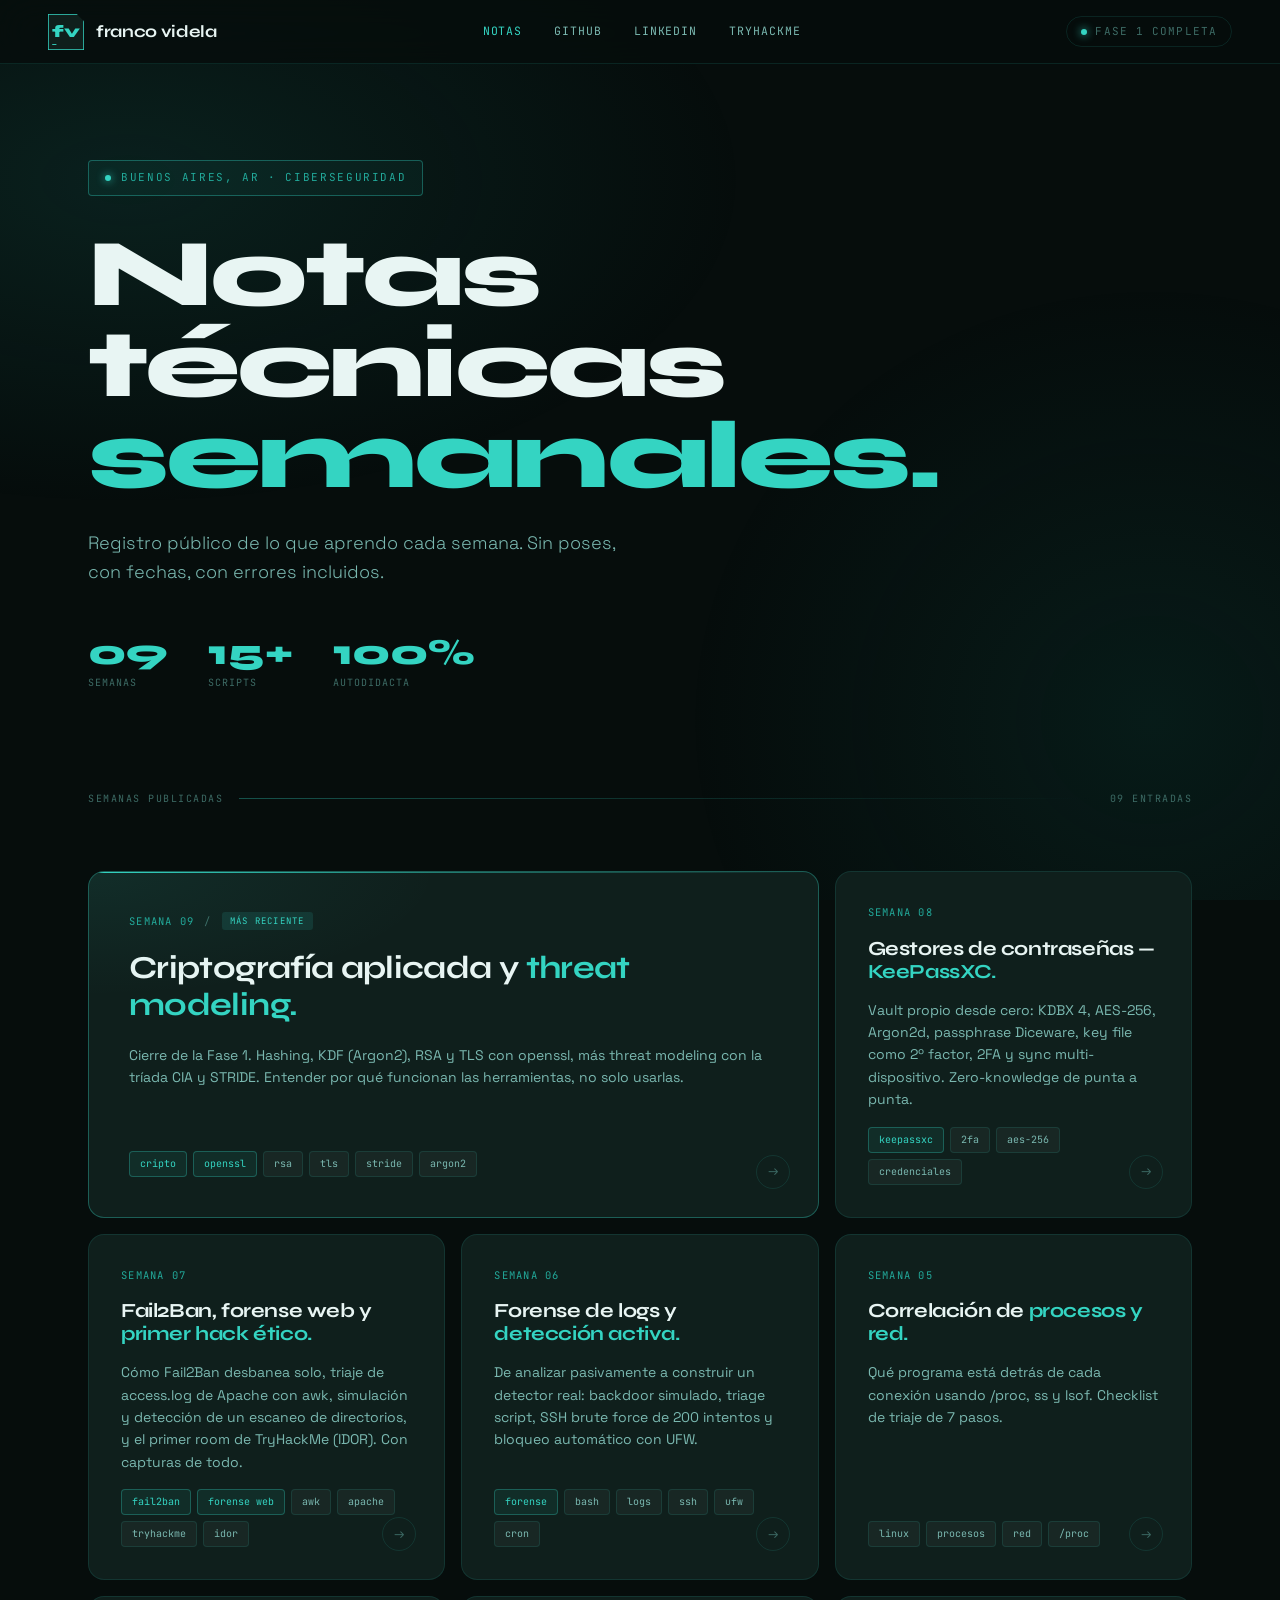
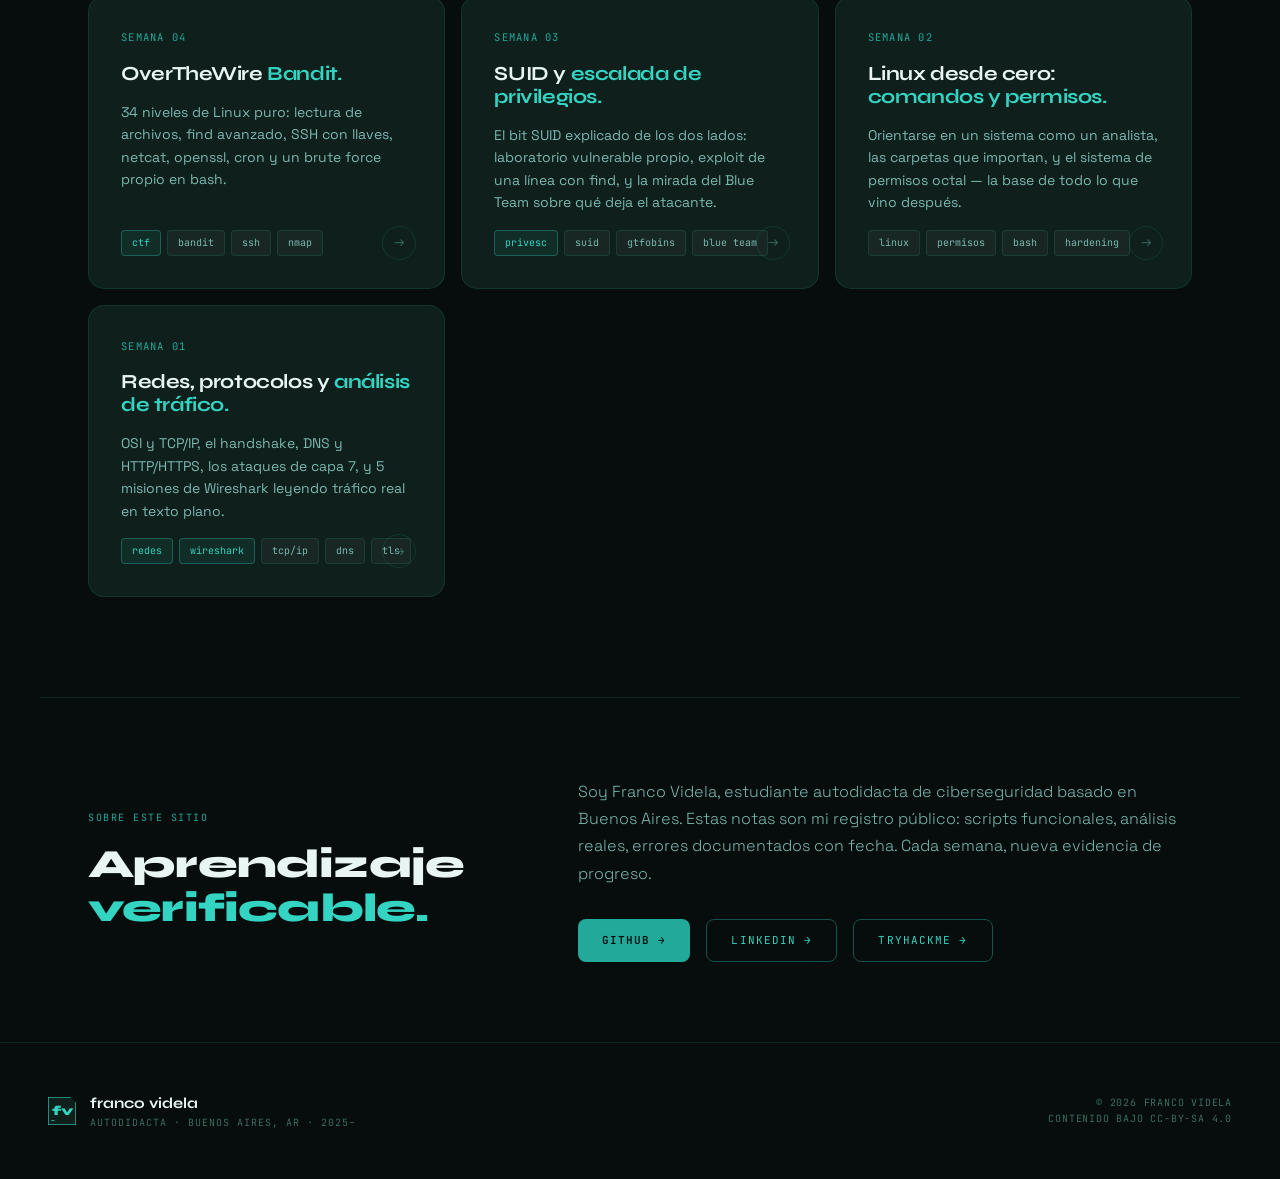
<file: docs/index.html>
<!doctype html>
<html lang="es">
<head>
<meta charset="utf-8"/>
<meta name="viewport" content="width=device-width, initial-scale=1"/>
<title>franco videla — notas de ciberseguridad</title>
<link rel="preconnect" href="https://fonts.googleapis.com"/>
<link rel="preconnect" href="https://fonts.gstatic.com" crossorigin/>
<link href="https://fonts.googleapis.com/css2?family=Syne:wght@400;500;600;700;800&family=Space+Grotesk:wght@300;400;500;600&family=JetBrains+Mono:wght@400;500&display=swap" rel="stylesheet"/>
<style>
* { margin: 0; padding: 0; box-sizing: border-box; }
:root {
  --bg-deep:    #060d0c;
  --bg-card:    #0f1f1c;
  --teal-400:   #22a99a;
  --teal-300:   #34d4c2;
  --text-prime: #e8f5f3;
  --text-sec:   #7ab8b0;
  --text-muted: #3d6b65;
  --border:     rgba(52,212,194,0.12);
  --border-hot: rgba(52,212,194,0.35);
  --ff-head:  "Syne", sans-serif;
  --ff-body:  "Space Grotesk", sans-serif;
  --ff-mono:  "JetBrains Mono", monospace;
}
html { scroll-behavior: smooth; }
body { background: var(--bg-deep); color: var(--text-prime); font-family: var(--ff-body); font-size: 15px; line-height: 1.6; overflow-x: hidden; }
.mesh { position: fixed; inset: 0; pointer-events: none; z-index: 0; background: radial-gradient(ellipse 80% 60% at 10% 20%, rgba(26,122,110,0.18) 0%, transparent 60%), radial-gradient(ellipse 60% 80% at 90% 80%, rgba(13,78,70,0.22) 0%, transparent 60%); }
header { position: fixed; top: 0; left: 0; right: 0; z-index: 100; display: flex; align-items: center; justify-content: space-between; padding: 0 48px; height: 64px; background: rgba(6,13,12,0.85); backdrop-filter: blur(20px); border-bottom: 1px solid var(--border); }
.logo-link { display: flex; align-items: center; gap: 12px; text-decoration: none; }
.logo-name { font-family: var(--ff-head); font-size: 17px; font-weight: 700; color: var(--text-prime); letter-spacing: -0.02em; }
nav { display: flex; gap: 32px; }
nav a { font-family: var(--ff-mono); font-size: 11.5px; text-transform: uppercase; letter-spacing: 0.08em; color: var(--text-sec); text-decoration: none; transition: color 0.2s; }
nav a:hover, nav a.active { color: var(--teal-300); }
.status-badge { display: flex; align-items: center; gap: 8px; font-family: var(--ff-mono); font-size: 11px; text-transform: uppercase; letter-spacing: 0.1em; color: var(--text-muted); padding: 6px 14px; border: 1px solid var(--border); border-radius: 99px; }
.status-dot { width: 6px; height: 6px; border-radius: 50%; background: var(--teal-300); box-shadow: 0 0 8px var(--teal-300); animation: pulse 2s infinite; }
@keyframes pulse { 0%,100%{opacity:1;box-shadow:0 0 8px var(--teal-300)}50%{opacity:.6;box-shadow:0 0 16px var(--teal-300)} }
.hero { position: relative; z-index: 1; padding: 160px 48px 100px; max-width: 1200px; margin: 0 auto; }
.hero-eyebrow { display: inline-flex; align-items: center; gap: 10px; font-family: var(--ff-mono); font-size: 11px; text-transform: uppercase; letter-spacing: 0.15em; color: var(--teal-400); margin-bottom: 32px; padding: 8px 16px; border: 1px solid var(--border-hot); border-radius: 4px; background: rgba(52,212,194,0.05); }
.hero-eyebrow::before { content: ""; width: 6px; height: 6px; border-radius: 50%; background: var(--teal-300); box-shadow: 0 0 8px var(--teal-300); }
.hero h1 { font-family: var(--ff-head); font-size: clamp(52px,8vw,96px); font-weight: 800; line-height: 0.95; letter-spacing: -0.03em; color: var(--text-prime); margin-bottom: 28px; }
.hero h1 em { font-style: normal; color: var(--teal-300); }
.hero-sub { font-size: 18px; color: var(--text-sec); max-width: 48ch; line-height: 1.6; margin-bottom: 48px; font-weight: 300; }
.hero-stats { display: flex; gap: 40px; }
.stat { display: flex; flex-direction: column; gap: 4px; }
.stat-num { font-family: var(--ff-head); font-size: 36px; font-weight: 800; color: var(--teal-300); line-height: 1; }
.stat-label { font-family: var(--ff-mono); font-size: 10px; text-transform: uppercase; letter-spacing: 0.1em; color: var(--text-muted); }
.divider { position: relative; z-index: 1; max-width: 1200px; margin: 0 auto; padding: 0 48px; display: flex; align-items: center; gap: 16px; margin-bottom: 64px; }
.divider-label { font-family: var(--ff-mono); font-size: 10px; text-transform: uppercase; letter-spacing: 0.15em; color: var(--text-muted); white-space: nowrap; }
.divider-line { flex: 1; height: 1px; background: linear-gradient(90deg, var(--border-hot), transparent); }
.notes-section { position: relative; z-index: 1; max-width: 1200px; margin: 0 auto; padding: 0 48px 100px; }
.notes-grid { display: grid; grid-template-columns: repeat(3, 1fr); gap: 16px; }
.card-featured { grid-column: span 2; background: var(--bg-card); border: 1px solid var(--border-hot); border-radius: 16px; padding: 40px; text-decoration: none; display: flex; flex-direction: column; gap: 20px; position: relative; overflow: hidden; transition: transform 0.3s, border-color 0.3s, box-shadow 0.3s; }
.card-featured::before { content: ""; position: absolute; inset: 0; background: radial-gradient(ellipse 80% 60% at 0% 0%, rgba(52,212,194,0.08) 0%, transparent 60%); pointer-events: none; }
.card-featured::after { content: ""; position: absolute; top: 0; left: 0; right: 0; height: 1px; background: linear-gradient(90deg, var(--teal-300), transparent); }
.card-featured:hover { transform: translateY(-4px); border-color: var(--teal-400); box-shadow: 0 20px 60px rgba(52,212,194,0.12); }
.card { background: var(--bg-card); border: 1px solid var(--border); border-radius: 16px; padding: 32px; text-decoration: none; display: flex; flex-direction: column; gap: 16px; position: relative; overflow: hidden; transition: transform 0.3s, border-color 0.3s, box-shadow 0.3s; }
.card:hover { transform: translateY(-4px); border-color: var(--border-hot); box-shadow: 0 12px 40px rgba(52,212,194,0.08); }
.card-week { font-family: var(--ff-mono); font-size: 10.5px; text-transform: uppercase; letter-spacing: 0.12em; color: var(--teal-400); display: flex; align-items: center; gap: 10px; }
.card-week .sep { color: var(--text-muted); }
.card-week .badge { background: rgba(52,212,194,0.12); color: var(--teal-300); padding: 2px 8px; border-radius: 3px; font-size: 9px; }
.card-title { font-family: var(--ff-head); font-weight: 700; color: var(--text-prime); line-height: 1.15; letter-spacing: -0.02em; }
.card-featured .card-title { font-size: 32px; }
.card .card-title { font-size: 20px; }
.card-title em { font-style: normal; color: var(--teal-300); }
.card-desc { font-size: 14px; color: var(--text-sec); line-height: 1.6; flex: 1; }
.card-tags { display: flex; flex-wrap: wrap; gap: 6px; margin-top: auto; }
.chip { font-family: var(--ff-mono); font-size: 10px; text-transform: lowercase; padding: 4px 10px; border-radius: 4px; background: rgba(255,255,255,0.04); border: 1px solid var(--border); color: var(--text-sec); }
.chip.hot { background: rgba(52,212,194,0.08); border-color: rgba(52,212,194,0.3); color: var(--teal-300); }
.card-arrow { position: absolute; bottom: 28px; right: 28px; width: 34px; height: 34px; border: 1px solid var(--border); border-radius: 50%; display: flex; align-items: center; justify-content: center; color: var(--text-muted); font-size: 13px; transition: all 0.3s; }
.card-featured:hover .card-arrow, .card:hover .card-arrow { border-color: var(--teal-300); color: var(--teal-300); background: rgba(52,212,194,0.08); transform: translate(2px,-2px); }
.about { position: relative; z-index: 1; border-top: 1px solid var(--border); padding: 80px 48px; max-width: 1200px; margin: 0 auto; display: grid; grid-template-columns: 1fr 1.5fr; gap: 80px; align-items: center; }
.about-label { font-family: var(--ff-mono); font-size: 10px; text-transform: uppercase; letter-spacing: 0.15em; color: var(--teal-400); margin-bottom: 16px; }
.about h2 { font-family: var(--ff-head); font-size: 40px; font-weight: 800; letter-spacing: -0.02em; color: var(--text-prime); line-height: 1.1; }
.about h2 em { font-style: normal; color: var(--teal-300); }
.about-text { font-size: 16px; color: var(--text-sec); line-height: 1.7; margin-bottom: 32px; font-weight: 300; }
.about-links { display: flex; gap: 16px; flex-wrap: wrap; }
.btn { display: inline-flex; align-items: center; gap: 8px; font-family: var(--ff-mono); font-size: 11px; text-transform: uppercase; letter-spacing: 0.1em; text-decoration: none; padding: 12px 24px; border-radius: 8px; transition: all 0.2s; }
.btn-primary { background: var(--teal-400); color: var(--bg-deep); font-weight: 600; }
.btn-primary:hover { background: var(--teal-300); box-shadow: 0 0 24px rgba(52,212,194,0.3); }
.btn-ghost { border: 1px solid var(--border-hot); color: var(--teal-300); }
.btn-ghost:hover { background: rgba(52,212,194,0.08); }
footer { position: relative; z-index: 1; border-top: 1px solid var(--border); padding: 48px; display: flex; justify-content: space-between; align-items: center; }
.footer-left { display: flex; align-items: center; gap: 14px; }
.footer-name { font-family: var(--ff-head); font-size: 15px; font-weight: 700; color: var(--text-prime); }
.footer-sub { font-family: var(--ff-mono); font-size: 10px; color: var(--text-muted); text-transform: uppercase; letter-spacing: 0.1em; }
.footer-right { font-family: var(--ff-mono); font-size: 10px; color: var(--text-muted); text-transform: uppercase; letter-spacing: 0.08em; text-align: right; }
.reveal { opacity: 0; transform: translateY(24px); transition: opacity 0.6s ease, transform 0.6s ease; }
.reveal.visible { opacity: 1; transform: translateY(0); }
.reveal-delay-1{transition-delay:.1s}.reveal-delay-2{transition-delay:.2s}.reveal-delay-3{transition-delay:.3s}
@media(max-width:900px){header{padding:0 24px}.status-badge{display:none}.hero{padding:120px 24px 80px}.hero h1{font-size:48px}.divider,.notes-section,.about{padding-left:24px;padding-right:24px}.notes-grid{grid-template-columns:1fr}.card-featured{grid-column:span 1}.about{grid-template-columns:1fr;gap:40px}footer{padding:32px 24px;flex-direction:column;gap:16px;text-align:center}}
</style>
</head>
<body>
<div class="mesh"></div>

<header>
  <a href="index.html" class="logo-link">
    <svg width="36" height="36" viewBox="0 0 120 120" xmlns="http://www.w3.org/2000/svg">
      <defs><clipPath id="c"><path d="M0 0 H96 L120 24 V120 H0 Z"/></clipPath></defs>
      <g clip-path="url(#c)">
        <rect width="120" height="120" fill="#0f1f1c"/>
        <rect width="120" height="120" fill="none" stroke="#34d4c2" stroke-width="5"/>
        <text x="60" y="78" font-family="Syne,sans-serif" font-size="58" font-weight="800" fill="#34d4c2" text-anchor="middle">fv</text>
        <rect x="14" y="100" width="14" height="3" fill="#34d4c2"/>
      </g>
    </svg>
    <span class="logo-name">franco videla</span>
  </a>
  <nav>
    <a href="index.html" class="active">notas</a>
    <a href="https://github.com/fraancovidela/cybersecurity-journey" target="_blank">github</a>
    <a href="https://linkedin.com/in/fraancovidela" target="_blank">linkedin</a>
    <a href="https://tryhackme.com/p/fraancovidela" target="_blank">tryhackme</a>
  </nav>
  <div class="status-badge">
    <span class="status-dot"></span>
    fase 1 completa
  </div>
</header>

<section class="hero">
  <div class="hero-eyebrow reveal">Buenos Aires, AR · Ciberseguridad</div>
  <h1 class="reveal reveal-delay-1">Notas<br/>técnicas<br/><em>semanales.</em></h1>
  <p class="hero-sub reveal reveal-delay-2">Registro público de lo que aprendo cada semana. Sin poses, con fechas, con errores incluidos.</p>
  <div class="hero-stats reveal reveal-delay-3">
    <div class="stat"><span class="stat-num">09</span><span class="stat-label">Semanas</span></div>
    <div class="stat"><span class="stat-num">15+</span><span class="stat-label">Scripts</span></div>
    <div class="stat"><span class="stat-num">100%</span><span class="stat-label">Autodidacta</span></div>
  </div>
</section>

<div class="divider reveal">
  <span class="divider-label">Semanas publicadas</span>
  <div class="divider-line"></div>
  <span class="divider-label">09 entradas</span>
</div>

<section class="notes-section">
  <div class="notes-grid">

    <a href="semanas/semana-09.html" class="card-featured reveal">
      <div class="card-week">
        <span>Semana 09</span><span class="sep">/</span><span class="badge">más reciente</span>
      </div>
      <h2 class="card-title">Criptografía aplicada y <em>threat modeling.</em></h2>
      <p class="card-desc">Cierre de la Fase 1. Hashing, KDF (Argon2), RSA y TLS con openssl, más threat modeling con la tríada CIA y STRIDE. Entender por qué funcionan las herramientas, no solo usarlas.</p>
      <div class="card-tags"><span class="chip hot">cripto</span><span class="chip hot">openssl</span><span class="chip">rsa</span><span class="chip">tls</span><span class="chip">stride</span><span class="chip">argon2</span></div>
      <div class="card-arrow">→</div>
    </a>

    <a href="semanas/semana-08.html" class="card reveal reveal-delay-1">
      <div class="card-week"><span>Semana 08</span></div>
      <h3 class="card-title">Gestores de contraseñas — <em>KeePassXC.</em></h3>
      <p class="card-desc">Vault propio desde cero: KDBX 4, AES-256, Argon2d, passphrase Diceware, key file como 2º factor, 2FA y sync multi-dispositivo. Zero-knowledge de punta a punta.</p>
      <div class="card-tags"><span class="chip hot">keepassxc</span><span class="chip">2fa</span><span class="chip">aes-256</span><span class="chip">credenciales</span></div>
      <div class="card-arrow">→</div>
    </a>

    <a href="semanas/semana-07.html" class="card reveal reveal-delay-2">
      <div class="card-week"><span>Semana 07</span></div>
      <h3 class="card-title">Fail2Ban, forense web y <em>primer hack ético.</em></h3>
      <p class="card-desc">Cómo Fail2Ban desbanea solo, triaje de access.log de Apache con awk, simulación y detección de un escaneo de directorios, y el primer room de TryHackMe (IDOR). Con capturas de todo.</p>
      <div class="card-tags"><span class="chip hot">fail2ban</span><span class="chip hot">forense web</span><span class="chip">awk</span><span class="chip">apache</span><span class="chip">tryhackme</span><span class="chip">idor</span></div>
      <div class="card-arrow">→</div>
    </a>

    <a href="semanas/semana-06.html" class="card reveal reveal-delay-3">
      <div class="card-week"><span>Semana 06</span></div>
      <h3 class="card-title">Forense de logs y <em>detección activa.</em></h3>
      <p class="card-desc">De analizar pasivamente a construir un detector real: backdoor simulado, triage script, SSH brute force de 200 intentos y bloqueo automático con UFW.</p>
      <div class="card-tags"><span class="chip hot">forense</span><span class="chip">bash</span><span class="chip">logs</span><span class="chip">ssh</span><span class="chip">ufw</span><span class="chip">cron</span></div>
      <div class="card-arrow">→</div>
    </a>

    <a href="semanas/semana-05.html" class="card reveal reveal-delay-1">
      <div class="card-week"><span>Semana 05</span></div>
      <h3 class="card-title">Correlación de <em>procesos y red.</em></h3>
      <p class="card-desc">Qué programa está detrás de cada conexión usando /proc, ss y lsof. Checklist de triaje de 7 pasos.</p>
      <div class="card-tags"><span class="chip">linux</span><span class="chip">procesos</span><span class="chip">red</span><span class="chip">/proc</span></div>
      <div class="card-arrow">→</div>
    </a>

    <a href="semanas/semana-04.html" class="card reveal reveal-delay-2">
      <div class="card-week"><span>Semana 04</span></div>
      <h3 class="card-title">OverTheWire <em>Bandit.</em></h3>
      <p class="card-desc">34 niveles de Linux puro: lectura de archivos, find avanzado, SSH con llaves, netcat, openssl, cron y un brute force propio en bash.</p>
      <div class="card-tags"><span class="chip hot">ctf</span><span class="chip">bandit</span><span class="chip">ssh</span><span class="chip">nmap</span></div>
      <div class="card-arrow">→</div>
    </a>

    <a href="semanas/semana-03.html" class="card reveal reveal-delay-3">
      <div class="card-week"><span>Semana 03</span></div>
      <h3 class="card-title">SUID y <em>escalada de privilegios.</em></h3>
      <p class="card-desc">El bit SUID explicado de los dos lados: laboratorio vulnerable propio, exploit de una línea con find, y la mirada del Blue Team sobre qué deja el atacante.</p>
      <div class="card-tags"><span class="chip hot">privesc</span><span class="chip">suid</span><span class="chip">gtfobins</span><span class="chip">blue team</span></div>
      <div class="card-arrow">→</div>
    </a>

    <a href="semanas/semana-02.html" class="card reveal reveal-delay-1">
      <div class="card-week"><span>Semana 02</span></div>
      <h3 class="card-title">Linux desde cero: <em>comandos y permisos.</em></h3>
      <p class="card-desc">Orientarse en un sistema como un analista, las carpetas que importan, y el sistema de permisos octal — la base de todo lo que vino después.</p>
      <div class="card-tags"><span class="chip">linux</span><span class="chip">permisos</span><span class="chip">bash</span><span class="chip">hardening</span></div>
      <div class="card-arrow">→</div>
    </a>

    <a href="semanas/semana-01.html" class="card reveal reveal-delay-2">
      <div class="card-week"><span>Semana 01</span></div>
      <h3 class="card-title">Redes, protocolos y <em>análisis de tráfico.</em></h3>
      <p class="card-desc">OSI y TCP/IP, el handshake, DNS y HTTP/HTTPS, los ataques de capa 7, y 5 misiones de Wireshark leyendo tráfico real en texto plano.</p>
      <div class="card-tags"><span class="chip hot">redes</span><span class="chip hot">wireshark</span><span class="chip">tcp/ip</span><span class="chip">dns</span><span class="chip">tls</span></div>
      <div class="card-arrow">→</div>
    </a>

  </div>
</section>

<section class="about">
  <div class="reveal">
    <p class="about-label">Sobre este sitio</p>
    <h2>Aprendizaje<br/><em>verificable.</em></h2>
  </div>
  <div class="reveal reveal-delay-1">
    <p class="about-text">Soy Franco Videla, estudiante autodidacta de ciberseguridad basado en Buenos Aires. Estas notas son mi registro público: scripts funcionales, análisis reales, errores documentados con fecha. Cada semana, nueva evidencia de progreso.</p>
    <div class="about-links">
      <a href="https://github.com/fraancovidela/cybersecurity-journey" target="_blank" class="btn btn-primary">GitHub →</a>
      <a href="https://linkedin.com/in/fraancovidela" target="_blank" class="btn btn-ghost">LinkedIn →</a>
      <a href="https://tryhackme.com/p/fraancovidela" target="_blank" class="btn btn-ghost">TryHackMe →</a>
    </div>
  </div>
</section>

<footer>
  <div class="footer-left">
    <svg width="28" height="28" viewBox="0 0 120 120" xmlns="http://www.w3.org/2000/svg">
      <defs><clipPath id="cf"><path d="M0 0 H96 L120 24 V120 H0 Z"/></clipPath></defs>
      <g clip-path="url(#cf)">
        <rect width="120" height="120" fill="#0f1f1c"/>
        <rect width="120" height="120" fill="none" stroke="#34d4c2" stroke-width="5"/>
        <text x="60" y="78" font-family="Syne,sans-serif" font-size="58" font-weight="800" fill="#34d4c2" text-anchor="middle">fv</text>
        <rect x="14" y="100" width="14" height="3" fill="#34d4c2"/>
      </g>
    </svg>
    <div>
      <div class="footer-name">franco videla</div>
      <div class="footer-sub">autodidacta · buenos aires, ar · 2025–</div>
    </div>
  </div>
  <div class="footer-right">
    <div>© 2026 franco videla</div>
    <div>contenido bajo cc-by-sa 4.0</div>
  </div>
</footer>

<script>
const observer = new IntersectionObserver((entries) => {
  entries.forEach(entry => { if (entry.isIntersecting) entry.target.classList.add('visible'); });
}, { threshold: 0.1 });
document.querySelectorAll('.reveal').forEach(el => observer.observe(el));
document.querySelectorAll('.hero .reveal').forEach(el => setTimeout(() => el.classList.add('visible'), 100));
</script>
</body>
</html>
</file>
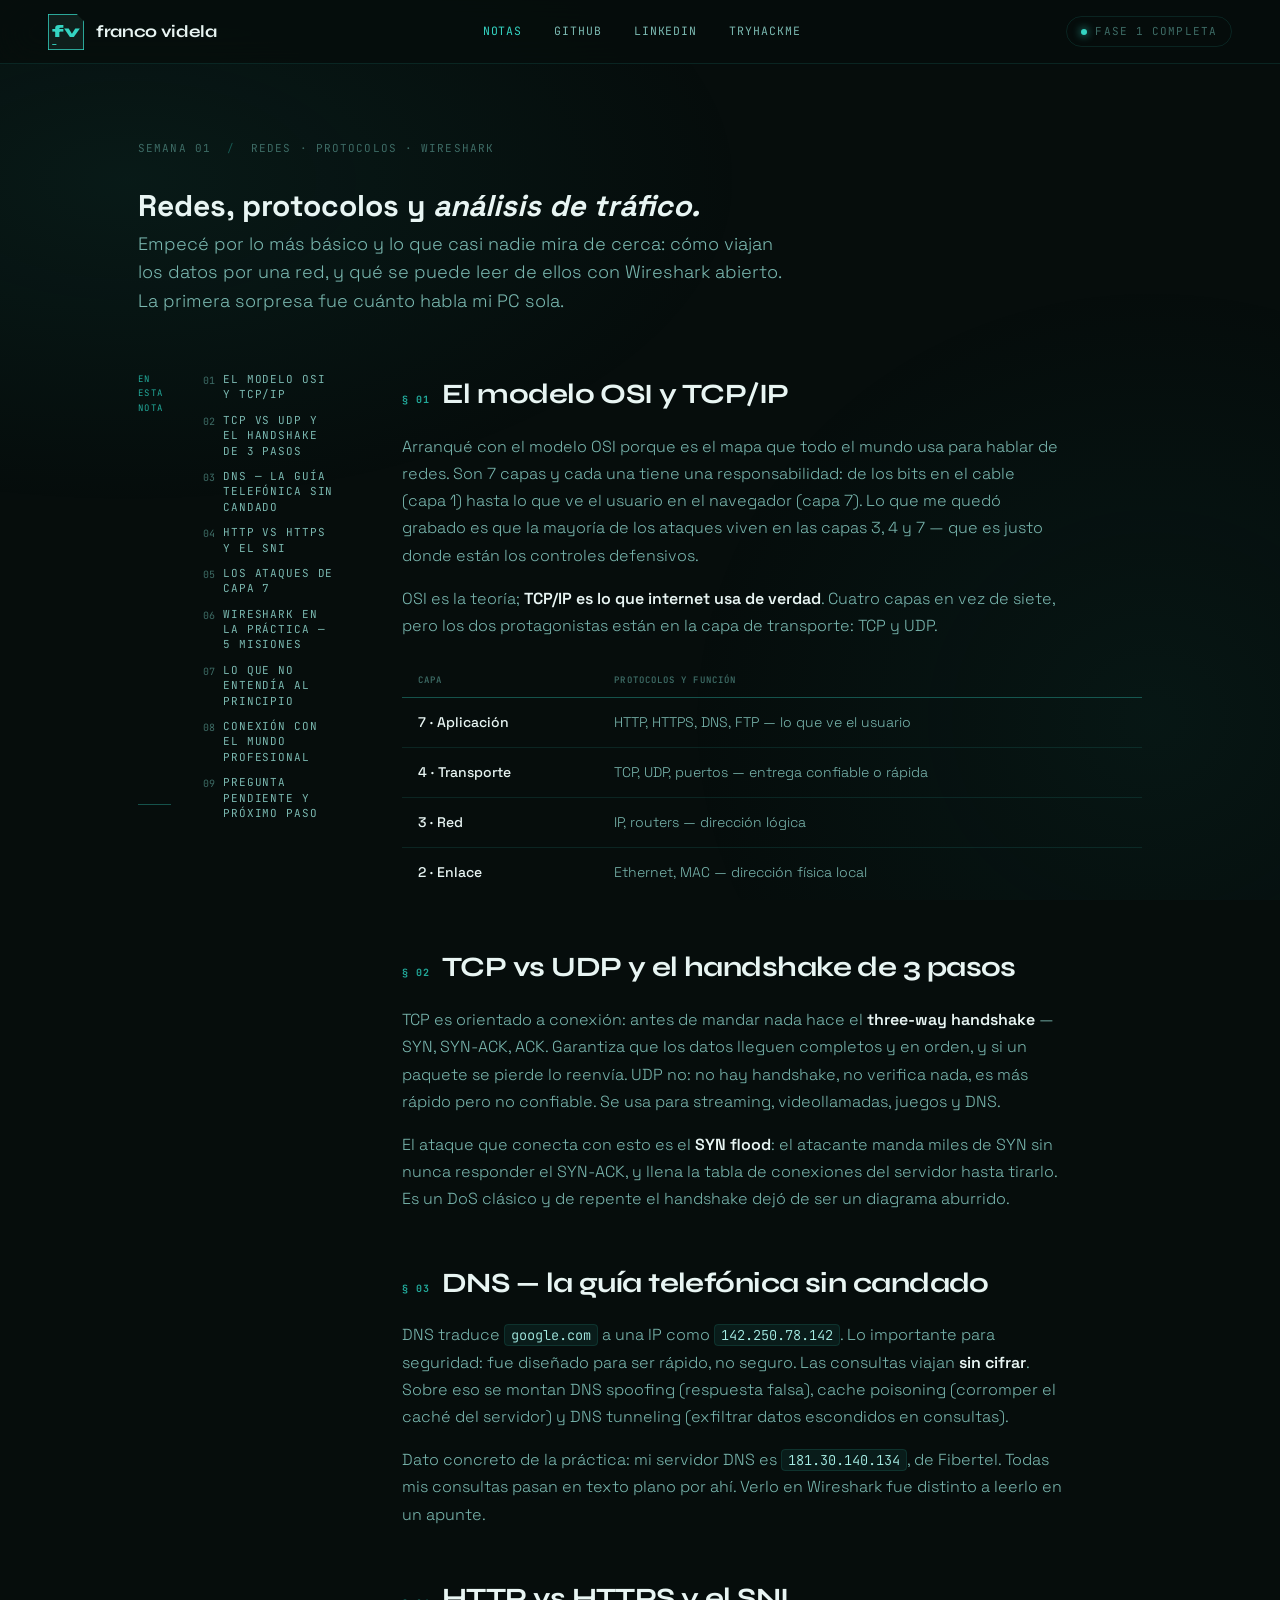
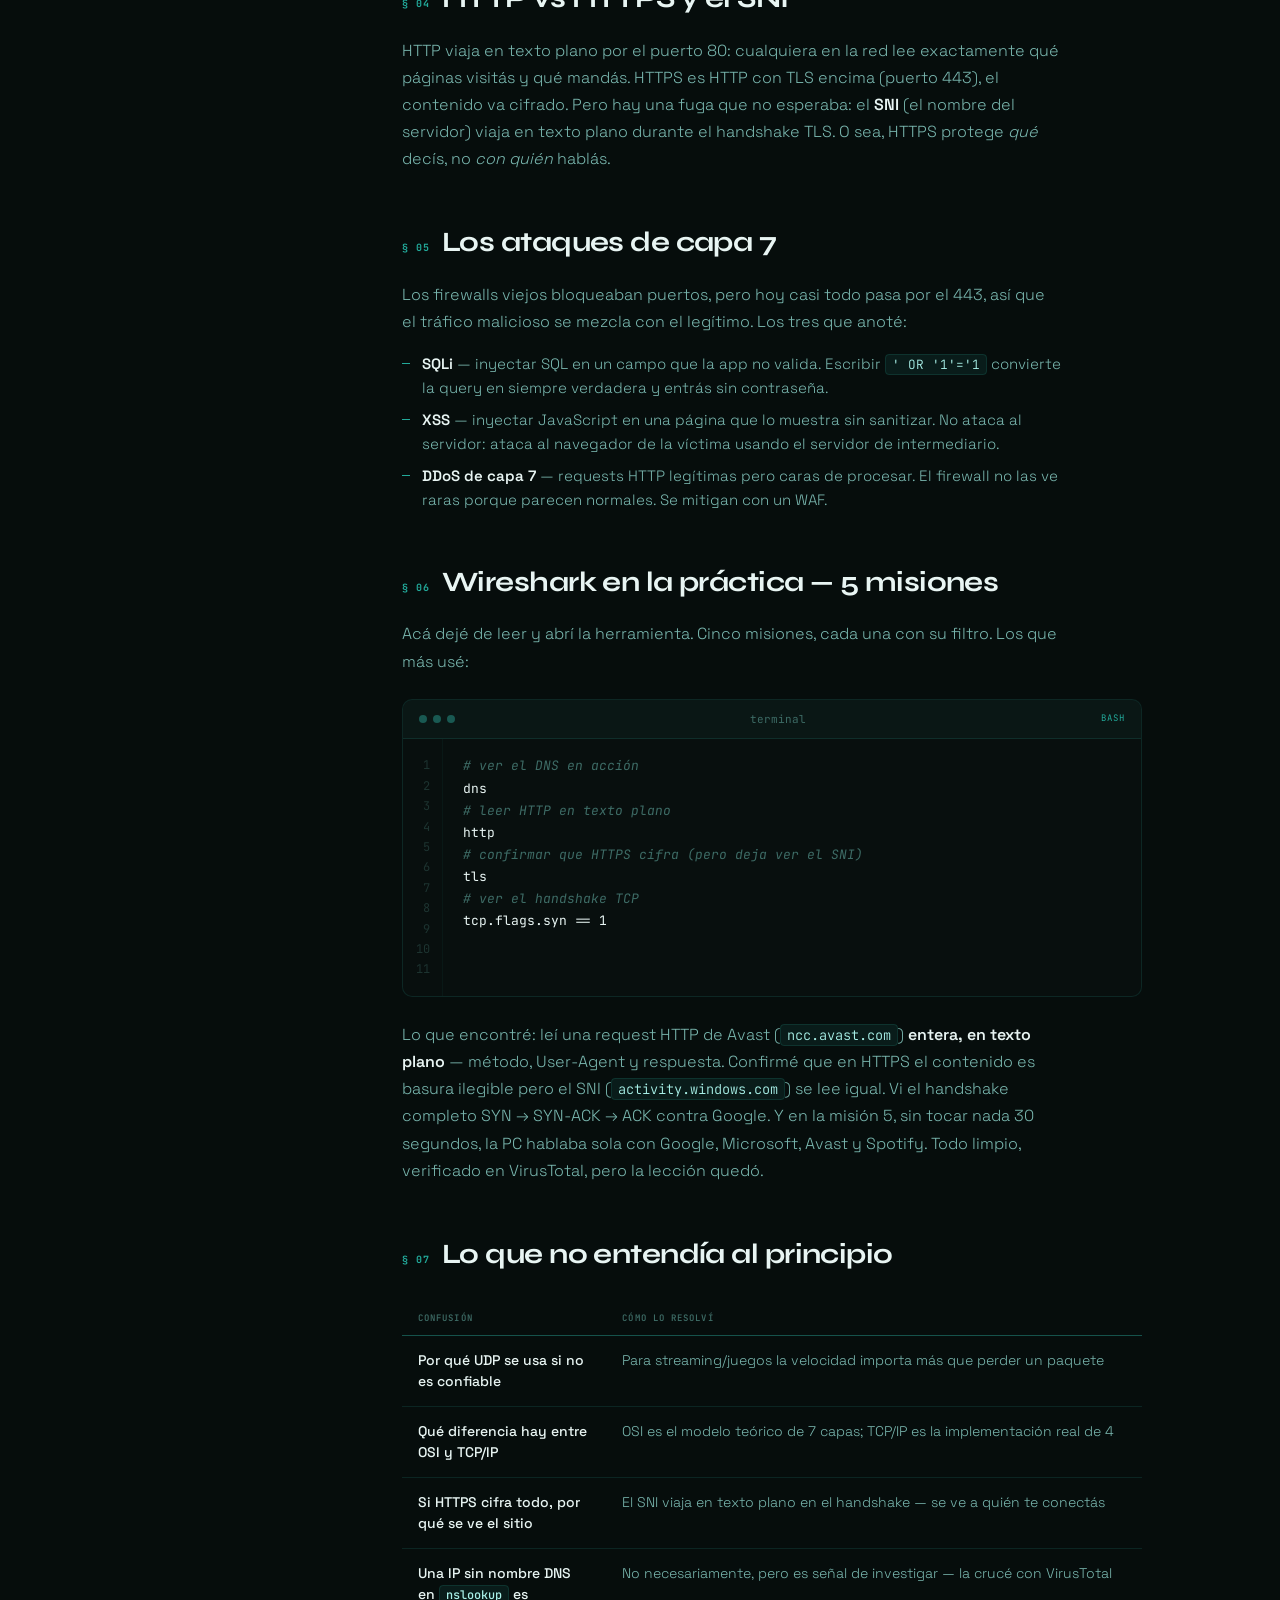
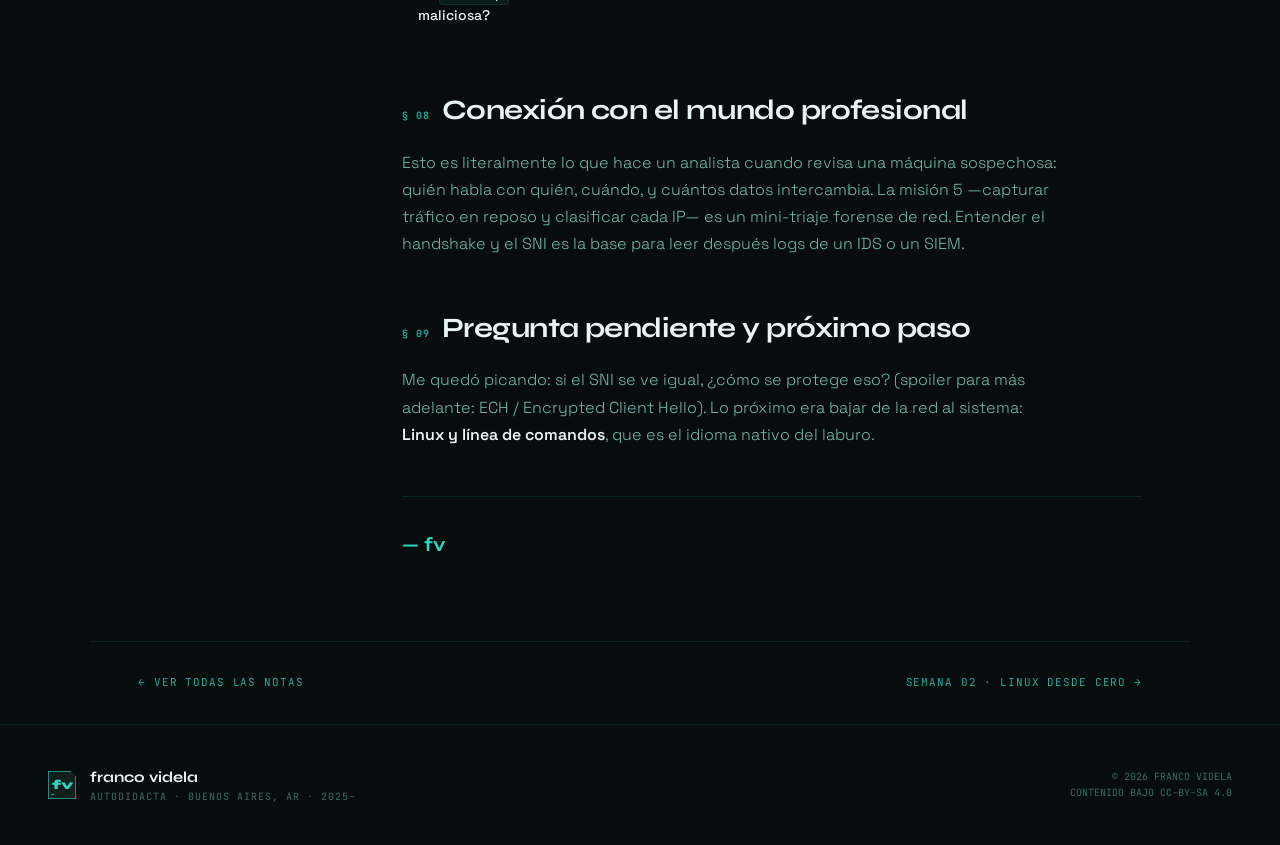
<file: docs/semanas/semana-01.html>
<!doctype html>
<html lang="es">
<head>
<meta charset="utf-8"/>
<meta name="viewport" content="width=device-width, initial-scale=1"/>
<title>Semana 06 — Forense de logs y detección activa · franco videla</title>
<link rel="preconnect" href="https://fonts.googleapis.com"/>
<link rel="preconnect" href="https://fonts.gstatic.com" crossorigin/>
<link href="https://fonts.googleapis.com/css2?family=Syne:wght@400;500;600;700;800&family=Space+Grotesk:wght@300;400;500;600&family=JetBrains+Mono:wght@400;500&display=swap" rel="stylesheet"/>
<style>
* { margin: 0; padding: 0; box-sizing: border-box; }
:root {
  --bg-deep:    #060d0c;
  --bg-card:    #0f1f1c;
  --bg-code:    #080f0e;
  --teal-400:   #22a99a;
  --teal-300:   #34d4c2;
  --teal-100:   #a8f0e8;
  --amber:      #e5a85a;
  --sage:       #b7c99a;
  --critical:   #e57373;
  --text-prime: #e8f5f3;
  --text-sec:   #7ab8b0;
  --text-muted: #3d6b65;
  --border:     rgba(52,212,194,0.12);
  --border-hot: rgba(52,212,194,0.35);
  --ff-head:  "Syne", sans-serif;
  --ff-body:  "Space Grotesk", sans-serif;
  --ff-mono:  "JetBrains Mono", monospace;
}
html { scroll-behavior: smooth; }
body { background: var(--bg-deep); color: var(--text-prime); font-family: var(--ff-body); font-size: 15px; line-height: 1.6; overflow-x: hidden; }
.mesh { position: fixed; inset: 0; pointer-events: none; z-index: 0; background: radial-gradient(ellipse 80% 60% at 10% 20%, rgba(26,122,110,0.12) 0%, transparent 60%), radial-gradient(ellipse 60% 80% at 90% 80%, rgba(13,78,70,0.15) 0%, transparent 60%); }

/* HEADER */
header { position: fixed; top: 0; left: 0; right: 0; z-index: 100; display: flex; align-items: center; justify-content: space-between; padding: 0 48px; height: 64px; background: rgba(6,13,12,0.85); backdrop-filter: blur(20px); border-bottom: 1px solid var(--border); }
.logo-link { display: flex; align-items: center; gap: 12px; text-decoration: none; }
.logo-name { font-family: var(--ff-head); font-size: 17px; font-weight: 700; color: var(--text-prime); letter-spacing: -0.02em; }
nav { display: flex; gap: 32px; }
nav a { font-family: var(--ff-mono); font-size: 11.5px; text-transform: uppercase; letter-spacing: 0.08em; color: var(--text-sec); text-decoration: none; transition: color 0.2s; }
nav a:hover, nav a.active { color: var(--teal-300); }
.status-badge { display: flex; align-items: center; gap: 8px; font-family: var(--ff-mono); font-size: 11px; text-transform: uppercase; letter-spacing: 0.1em; color: var(--text-muted); padding: 6px 14px; border: 1px solid var(--border); border-radius: 99px; }
.status-dot { width: 6px; height: 6px; border-radius: 50%; background: var(--teal-300); box-shadow: 0 0 8px var(--teal-300); animation: pulse 2s infinite; }
@keyframes pulse { 0%,100%{opacity:1;box-shadow:0 0 8px var(--teal-300)}50%{opacity:.6;box-shadow:0 0 16px var(--teal-300)} }

/* ARTICLE LAYOUT */
.article-wrap { position: relative; z-index: 1; max-width: 1100px; margin: 0 auto; padding: 100px 48px 80px; }
.article-meta { display: flex; gap: 16px; flex-wrap: wrap; font-family: var(--ff-mono); font-size: 11px; text-transform: uppercase; letter-spacing: 0.1em; color: var(--text-muted); margin-bottom: 24px; margin-top: 40px; }
.article-meta .sep { color: var(--border-hot); }
.article h1 { font-family: var(--ff-head); font-size: clamp(36px,5vw,64px); font-weight: 800; line-height: 1.05; letter-spacing: -0.03em; color: var(--text-prime); margin-bottom: 20px; max-width: 20ch; }
.article h1 em { font-style: normal; color: var(--teal-300); }
.lede { font-size: 18px; color: var(--text-sec); line-height: 1.6; max-width: 60ch; margin-bottom: 56px; font-weight: 300; }

.article-body { display: grid; grid-template-columns: 200px 1fr; gap: 64px; }

/* TOC */
.toc { position: sticky; top: 90px; align-self: start; }
.toc-label { font-family: var(--ff-mono); font-size: 9px; text-transform: uppercase; letter-spacing: 0.15em; color: var(--teal-400); margin-bottom: 16px; padding-bottom: 10px; border-bottom: 1px solid var(--border-hot); }
.toc ol { list-style: none; counter-reset: toc; display: grid; gap: 10px; }
.toc li { counter-increment: toc; display: flex; gap: 8px; }
.toc li::before { content: counter(toc, decimal-leading-zero); font-family: var(--ff-mono); font-size: 10px; color: var(--text-muted); flex-shrink: 0; margin-top: 1px; }
.toc a { font-family: var(--ff-mono); font-size: 11px; color: var(--text-sec); text-decoration: none; line-height: 1.4; transition: color 0.2s; }
.toc a:hover { color: var(--teal-300); }

/* PROSE */
.prose h2 { font-family: var(--ff-head); font-size: 28px; font-weight: 700; color: var(--text-prime); letter-spacing: -0.02em; margin: 48px 0 16px; display: flex; align-items: baseline; gap: 12px; }
.prose h2:first-child { margin-top: 0; }
.prose h2 .num { font-family: var(--ff-mono); font-size: 10px; color: var(--teal-400); letter-spacing: 0.1em; flex-shrink: 0; }
.prose p { font-size: 16px; color: var(--text-sec); line-height: 1.7; margin-bottom: 16px; max-width: 66ch; font-weight: 300; }
.prose strong { color: var(--text-prime); font-weight: 600; }
.prose a { color: var(--teal-300); text-decoration: none; border-bottom: 1px solid rgba(52,212,194,0.3); }
.prose ul { list-style: none; margin: 0 0 20px; display: grid; gap: 8px; }
.prose ul li { position: relative; padding-left: 20px; font-size: 15px; color: var(--text-sec); line-height: 1.6; max-width: 66ch; font-weight: 300; }
.prose ul li::before { content: ""; position: absolute; left: 0; top: 0.75em; width: 8px; height: 1px; background: var(--teal-400); }

/* CODE BLOCKS */
.code-block { background: var(--bg-code); border: 1px solid var(--border); border-radius: 10px; overflow: hidden; margin: 24px 0; font-family: var(--ff-mono); font-size: 13px; line-height: 1.7; }
.code-head { display: flex; align-items: center; justify-content: space-between; padding: 10px 16px; background: rgba(52,212,194,0.04); border-bottom: 1px solid var(--border); }
.code-dots { display: flex; gap: 6px; }
.code-dots span { width: 8px; height: 8px; border-radius: 50%; background: var(--border-hot); }
.code-file { font-size: 11px; color: var(--text-muted); }
.code-file b { color: var(--teal-100); font-weight: 500; }
.code-lang { font-size: 9px; color: var(--teal-400); text-transform: uppercase; letter-spacing: 0.12em; }
.code-body { display: grid; grid-template-columns: 40px 1fr; }
.code-gutter { padding: 16px 12px; text-align: right; color: var(--text-muted); opacity: 0.4; user-select: none; border-right: 1px solid var(--border); font-size: 12px; }
.code-gutter span { display: block; line-height: 1.7; }
.code-lines { padding: 16px 20px; white-space: pre; overflow-x: auto; }
.code-lines .ln { display: block; }
.tok-cmt { color: #3d6b65; font-style: italic; }
.tok-fn  { color: #f0d78c; }
.tok-str { color: var(--sage); }
.tok-var { color: var(--text-sec); }
.tok-num { color: #e89a6a; }

/* INLINE CODE */
code { font-family: var(--ff-mono); font-size: 0.85em; background: rgba(52,212,194,0.08); border: 1px solid var(--border); border-radius: 4px; padding: 1px 6px; color: var(--teal-100); }

/* CALLOUTS */
.callout { border-left: 2px solid var(--teal-400); background: rgba(52,212,194,0.05); padding: 16px 20px; margin: 24px 0; border-radius: 0 8px 8px 0; }
.callout-label { font-family: var(--ff-mono); font-size: 9px; text-transform: uppercase; letter-spacing: 0.15em; color: var(--teal-400); display: block; margin-bottom: 8px; font-weight: 600; }
.callout p { font-size: 14px; margin: 0; }
.callout.crit { border-color: var(--critical); background: rgba(229,115,115,0.05); }
.callout.crit .callout-label { color: var(--critical); }

/* CONFUSION TABLE */
.table-wrap { overflow-x: auto; margin: 24px 0; }
table { width: 100%; border-collapse: collapse; font-size: 14px; }
thead th { font-family: var(--ff-mono); font-size: 9px; text-transform: uppercase; letter-spacing: 0.12em; color: var(--text-muted); text-align: left; padding: 10px 16px; border-bottom: 1px solid var(--border-hot); font-weight: 600; }
tbody td { padding: 14px 16px; border-bottom: 1px solid var(--border); color: var(--text-sec); line-height: 1.5; vertical-align: top; font-weight: 300; }
tbody td:first-child { color: var(--text-prime); font-weight: 500; max-width: 200px; }
tbody tr:last-child td { border-bottom: 0; }
tbody tr:hover td { background: rgba(52,212,194,0.03); }

/* SIGN OFF */
.sign-off { margin-top: 48px; padding-top: 32px; border-top: 1px solid var(--border); font-family: var(--ff-head); font-size: 20px; font-weight: 700; color: var(--teal-300); }

/* NAV BETWEEN WEEKS */
.week-nav { position: relative; z-index: 1; max-width: 1100px; margin: 0 auto; padding: 32px 48px; border-top: 1px solid var(--border); display: flex; justify-content: space-between; align-items: center; }
.week-nav a { font-family: var(--ff-mono); font-size: 11px; text-transform: uppercase; letter-spacing: 0.08em; color: var(--teal-400); text-decoration: none; transition: color 0.2s; }
.week-nav a:hover { color: var(--teal-300); }

/* FOOTER */
footer { position: relative; z-index: 1; border-top: 1px solid var(--border); padding: 40px 48px; display: flex; justify-content: space-between; align-items: center; }
.footer-left { display: flex; align-items: center; gap: 14px; }
.footer-name { font-family: var(--ff-head); font-size: 15px; font-weight: 700; color: var(--text-prime); }
.footer-sub { font-family: var(--ff-mono); font-size: 10px; color: var(--text-muted); text-transform: uppercase; letter-spacing: 0.1em; }
.footer-right { font-family: var(--ff-mono); font-size: 10px; color: var(--text-muted); text-transform: uppercase; text-align: right; }

.reveal { opacity: 0; transform: translateY(20px); transition: opacity 0.5s ease, transform 0.5s ease; }
.reveal.visible { opacity: 1; transform: translateY(0); }
.reveal-delay-1{transition-delay:.1s}.reveal-delay-2{transition-delay:.2s}

@media(max-width:900px){header{padding:0 24px}.status-badge{display:none}.article-wrap{padding:90px 24px 60px}.article-body{grid-template-columns:1fr}.toc{position:static;margin-bottom:40px}.week-nav{padding:24px}.footer{padding:32px 24px;flex-direction:column;gap:16px;text-align:center}}

/* FIGURES (screenshots) */
figure { margin: 28px 0; border: 1px solid var(--border); border-radius: 12px; overflow: hidden; background: var(--bg-code); }
figure img { display: block; width: 100%; height: auto; border-bottom: 1px solid var(--border); }
figcaption { padding: 12px 16px; font-family: var(--ff-mono); font-size: 11.5px; line-height: 1.55; color: var(--text-muted); }
figcaption b { color: var(--text-sec); font-weight: 500; }
</style>
</head>
<body>
<div class="mesh"></div>

<header>
  <a href="../index.html" class="logo-link">
    <svg width="36" height="36" viewBox="0 0 120 120" xmlns="http://www.w3.org/2000/svg">
      <defs><clipPath id="c"><path d="M0 0 H96 L120 24 V120 H0 Z"/></clipPath></defs>
      <g clip-path="url(#c)">
        <rect width="120" height="120" fill="#0f1f1c"/>
        <rect width="120" height="120" fill="none" stroke="#34d4c2" stroke-width="5"/>
        <text x="60" y="78" font-family="Syne,sans-serif" font-size="58" font-weight="800" fill="#34d4c2" text-anchor="middle">fv</text>
        <rect x="14" y="100" width="14" height="3" fill="#34d4c2"/>
      </g>
    </svg>
    <span class="logo-name">franco videla</span>
  </a>
  <nav>
    <a href="../index.html" class="active">notas</a>
    <a href="https://github.com/fraancovidela/cybersecurity-journey" target="_blank">github</a>
    <a href="https://linkedin.com/in/fraancovidela" target="_blank">linkedin</a>
    <a href="https://tryhackme.com/p/fraancovidela" target="_blank">tryhackme</a>
  </nav>
  <div class="status-badge">
    <span class="status-dot"></span>
    fase 1 completa
  </div>
</header>
<div class="article-wrap">
  <div class="article-meta reveal">
    <span>Semana 01</span>
    <span class="sep">/</span>
    <span>Redes · Protocolos · Wireshark</span>
  </div>

  <h1 class="reveal reveal-delay-1">Redes, protocolos y <em>análisis de tráfico.</em></h1>
  <p class="lede reveal reveal-delay-2">Empecé por lo más básico y lo que casi nadie mira de cerca: cómo viajan los datos por una red, y qué se puede leer de ellos con Wireshark abierto. La primera sorpresa fue cuánto habla mi PC sola.</p>

  <div class="article-body">
    <nav class="toc reveal">
      <div class="toc-label">En esta nota</div>
      <ol><li><a href="#osi">El modelo OSI y TCP/IP</a></li><li><a href="#tcp">TCP vs UDP y el handshake de 3 pasos</a></li><li><a href="#dns">DNS — la guía telefónica sin candado</a></li><li><a href="#https">HTTP vs HTTPS y el SNI</a></li><li><a href="#capa7">Los ataques de capa 7</a></li><li><a href="#wireshark">Wireshark en la práctica — 5 misiones</a></li><li><a href="#confusiones">Lo que no entendía al principio</a></li><li><a href="#profesional">Conexión con el mundo profesional</a></li><li><a href="#pendiente">Pregunta pendiente y próximo paso</a></li></ol>
    </nav>

    <div class="prose reveal reveal-delay-1">

      <h2 id="osi"><span class="num">§ 01</span> El modelo OSI y TCP/IP</h2>
      <p>Arranqué con el modelo OSI porque es el mapa que todo el mundo usa para hablar de redes. Son 7 capas y cada una tiene una responsabilidad: de los bits en el cable (capa 1) hasta lo que ve el usuario en el navegador (capa 7). Lo que me quedó grabado es que la mayoría de los ataques viven en las capas 3, 4 y 7 — que es justo donde están los controles defensivos.</p>
      <p>OSI es la teoría; <strong>TCP/IP es lo que internet usa de verdad</strong>. Cuatro capas en vez de siete, pero los dos protagonistas están en la capa de transporte: TCP y UDP.</p>
      <div class="table-wrap"><table><thead><tr><th>Capa</th><th>Protocolos y función</th></tr></thead><tbody><tr><td>7 · Aplicación</td><td>HTTP, HTTPS, DNS, FTP — lo que ve el usuario</td></tr><tr><td>4 · Transporte</td><td>TCP, UDP, puertos — entrega confiable o rápida</td></tr><tr><td>3 · Red</td><td>IP, routers — dirección lógica</td></tr><tr><td>2 · Enlace</td><td>Ethernet, MAC — dirección física local</td></tr></tbody></table></div>
      <h2 id="tcp"><span class="num">§ 02</span> TCP vs UDP y el handshake de 3 pasos</h2>
      <p>TCP es orientado a conexión: antes de mandar nada hace el <strong>three-way handshake</strong> — SYN, SYN-ACK, ACK. Garantiza que los datos lleguen completos y en orden, y si un paquete se pierde lo reenvía. UDP no: no hay handshake, no verifica nada, es más rápido pero no confiable. Se usa para streaming, videollamadas, juegos y DNS.</p>
      <p>El ataque que conecta con esto es el <strong>SYN flood</strong>: el atacante manda miles de SYN sin nunca responder el SYN-ACK, y llena la tabla de conexiones del servidor hasta tirarlo. Es un DoS clásico y de repente el handshake dejó de ser un diagrama aburrido.</p>
      <h2 id="dns"><span class="num">§ 03</span> DNS — la guía telefónica sin candado</h2>
      <p>DNS traduce <code>google.com</code> a una IP como <code>142.250.78.142</code>. Lo importante para seguridad: fue diseñado para ser rápido, no seguro. Las consultas viajan <strong>sin cifrar</strong>. Sobre eso se montan DNS spoofing (respuesta falsa), cache poisoning (corromper el caché del servidor) y DNS tunneling (exfiltrar datos escondidos en consultas).</p>
      <p>Dato concreto de la práctica: mi servidor DNS es <code>181.30.140.134</code>, de Fibertel. Todas mis consultas pasan en texto plano por ahí. Verlo en Wireshark fue distinto a leerlo en un apunte.</p>
      <h2 id="https"><span class="num">§ 04</span> HTTP vs HTTPS y el SNI</h2>
      <p>HTTP viaja en texto plano por el puerto 80: cualquiera en la red lee exactamente qué páginas visitás y qué mandás. HTTPS es HTTP con TLS encima (puerto 443), el contenido va cifrado. Pero hay una fuga que no esperaba: el <strong>SNI</strong> (el nombre del servidor) viaja en texto plano durante el handshake TLS. O sea, HTTPS protege <em>qué</em> decís, no <em>con quién</em> hablás.</p>
      <h2 id="capa7"><span class="num">§ 05</span> Los ataques de capa 7</h2>
      <p>Los firewalls viejos bloqueaban puertos, pero hoy casi todo pasa por el 443, así que el tráfico malicioso se mezcla con el legítimo. Los tres que anoté:</p>
      <ul><li><strong>SQLi</strong> — inyectar SQL en un campo que la app no valida. Escribir <code>' OR '1'='1</code> convierte la query en siempre verdadera y entrás sin contraseña.</li><li><strong>XSS</strong> — inyectar JavaScript en una página que lo muestra sin sanitizar. No ataca al servidor: ataca al navegador de la víctima usando el servidor de intermediario.</li><li><strong>DDoS de capa 7</strong> — requests HTTP legítimas pero caras de procesar. El firewall no las ve raras porque parecen normales. Se mitigan con un WAF.</li></ul>
      <h2 id="wireshark"><span class="num">§ 06</span> Wireshark en la práctica — 5 misiones</h2>
      <p>Acá dejé de leer y abrí la herramienta. Cinco misiones, cada una con su filtro. Los que más usé:</p>
      <div class="code-block"><div class="code-head"><div class="code-dots"><span></span><span></span><span></span></div><span class="code-file">terminal</span><span class="code-lang">bash</span></div><div class="code-body"><div class="code-gutter"><span>1</span><span>2</span><span>3</span><span>4</span><span>5</span><span>6</span><span>7</span><span>8</span><span>9</span><span>10</span><span>11</span></div><div class="code-lines"><span class="ln"><span class="tok-cmt"># ver el DNS en acción</span></span><span class="ln">dns</span><span class="ln"></span><span class="ln"><span class="tok-cmt"># leer HTTP en texto plano</span></span><span class="ln">http</span><span class="ln"></span><span class="ln"><span class="tok-cmt"># confirmar que HTTPS cifra (pero deja ver el SNI)</span></span><span class="ln">tls</span><span class="ln"></span><span class="ln"><span class="tok-cmt"># ver el handshake TCP</span></span><span class="ln">tcp.flags.syn == 1</span></div></div></div>
      <p>Lo que encontré: leí una request HTTP de Avast (<code>ncc.avast.com</code>) <strong>entera, en texto plano</strong> — método, User-Agent y respuesta. Confirmé que en HTTPS el contenido es basura ilegible pero el SNI (<code>activity.windows.com</code>) se lee igual. Vi el handshake completo SYN → SYN-ACK → ACK contra Google. Y en la misión 5, sin tocar nada 30 segundos, la PC hablaba sola con Google, Microsoft, Avast y Spotify. Todo limpio, verificado en VirusTotal, pero la lección quedó.</p>
      <h2 id="confusiones"><span class="num">§ 07</span> Lo que no entendía al principio</h2>
      <div class="table-wrap"><table><thead><tr><th>Confusión</th><th>Cómo lo resolví</th></tr></thead><tbody><tr><td>Por qué UDP se usa si no es confiable</td><td>Para streaming/juegos la velocidad importa más que perder un paquete</td></tr><tr><td>Qué diferencia hay entre OSI y TCP/IP</td><td>OSI es el modelo teórico de 7 capas; TCP/IP es la implementación real de 4</td></tr><tr><td>Si HTTPS cifra todo, por qué se ve el sitio</td><td>El SNI viaja en texto plano en el handshake — se ve a quién te conectás</td></tr><tr><td>Una IP sin nombre DNS en <code>nslookup</code> es maliciosa?</td><td>No necesariamente, pero es señal de investigar — la crucé con VirusTotal</td></tr></tbody></table></div>
      <h2 id="profesional"><span class="num">§ 08</span> Conexión con el mundo profesional</h2>
      <p>Esto es literalmente lo que hace un analista cuando revisa una máquina sospechosa: quién habla con quién, cuándo, y cuántos datos intercambia. La misión 5 —capturar tráfico en reposo y clasificar cada IP— es un mini-triaje forense de red. Entender el handshake y el SNI es la base para leer después logs de un IDS o un SIEM.</p>
      <h2 id="pendiente"><span class="num">§ 09</span> Pregunta pendiente y próximo paso</h2>
      <p>Me quedó picando: si el SNI se ve igual, ¿cómo se protege eso? (spoiler para más adelante: ECH / Encrypted Client Hello). Lo próximo era bajar de la red al sistema: <strong>Linux y línea de comandos</strong>, que es el idioma nativo del laburo.</p>

      <div class="sign-off">— fv</div>
    </div>
  </div>
</div>

<div class="week-nav">
  <a href="../index.html">← Ver todas las notas</a>
  <a href="semana-02.html">Semana 02 · Linux desde cero →</a>
</div>

<footer>
  <div class="footer-left">
    <svg width="28" height="28" viewBox="0 0 120 120" xmlns="http://www.w3.org/2000/svg">
      <defs><clipPath id="cf"><path d="M0 0 H96 L120 24 V120 H0 Z"/></clipPath></defs>
      <g clip-path="url(#cf)">
        <rect width="120" height="120" fill="#0f1f1c"/>
        <rect width="120" height="120" fill="none" stroke="#34d4c2" stroke-width="5"/>
        <text x="60" y="78" font-family="Syne,sans-serif" font-size="58" font-weight="800" fill="#34d4c2" text-anchor="middle">fv</text>
        <rect x="14" y="100" width="14" height="3" fill="#34d4c2"/>
      </g>
    </svg>
    <div>
      <div class="footer-name">franco videla</div>
      <div class="footer-sub">autodidacta · buenos aires, ar · 2025–</div>
    </div>
  </div>
  <div class="footer-right">
    <div>© 2026 franco videla</div>
    <div>contenido bajo cc-by-sa 4.0</div>
  </div>
</footer>

<script>
const observer = new IntersectionObserver((entries) => {
  entries.forEach(entry => { if (entry.isIntersecting) entry.target.classList.add('visible'); });
}, { threshold: 0.08 });
document.querySelectorAll('.reveal').forEach(el => observer.observe(el));
setTimeout(() => document.querySelectorAll('.article-wrap .reveal').forEach(el => el.classList.add('visible')), 100);
</script>
</body>
</html>
</file>
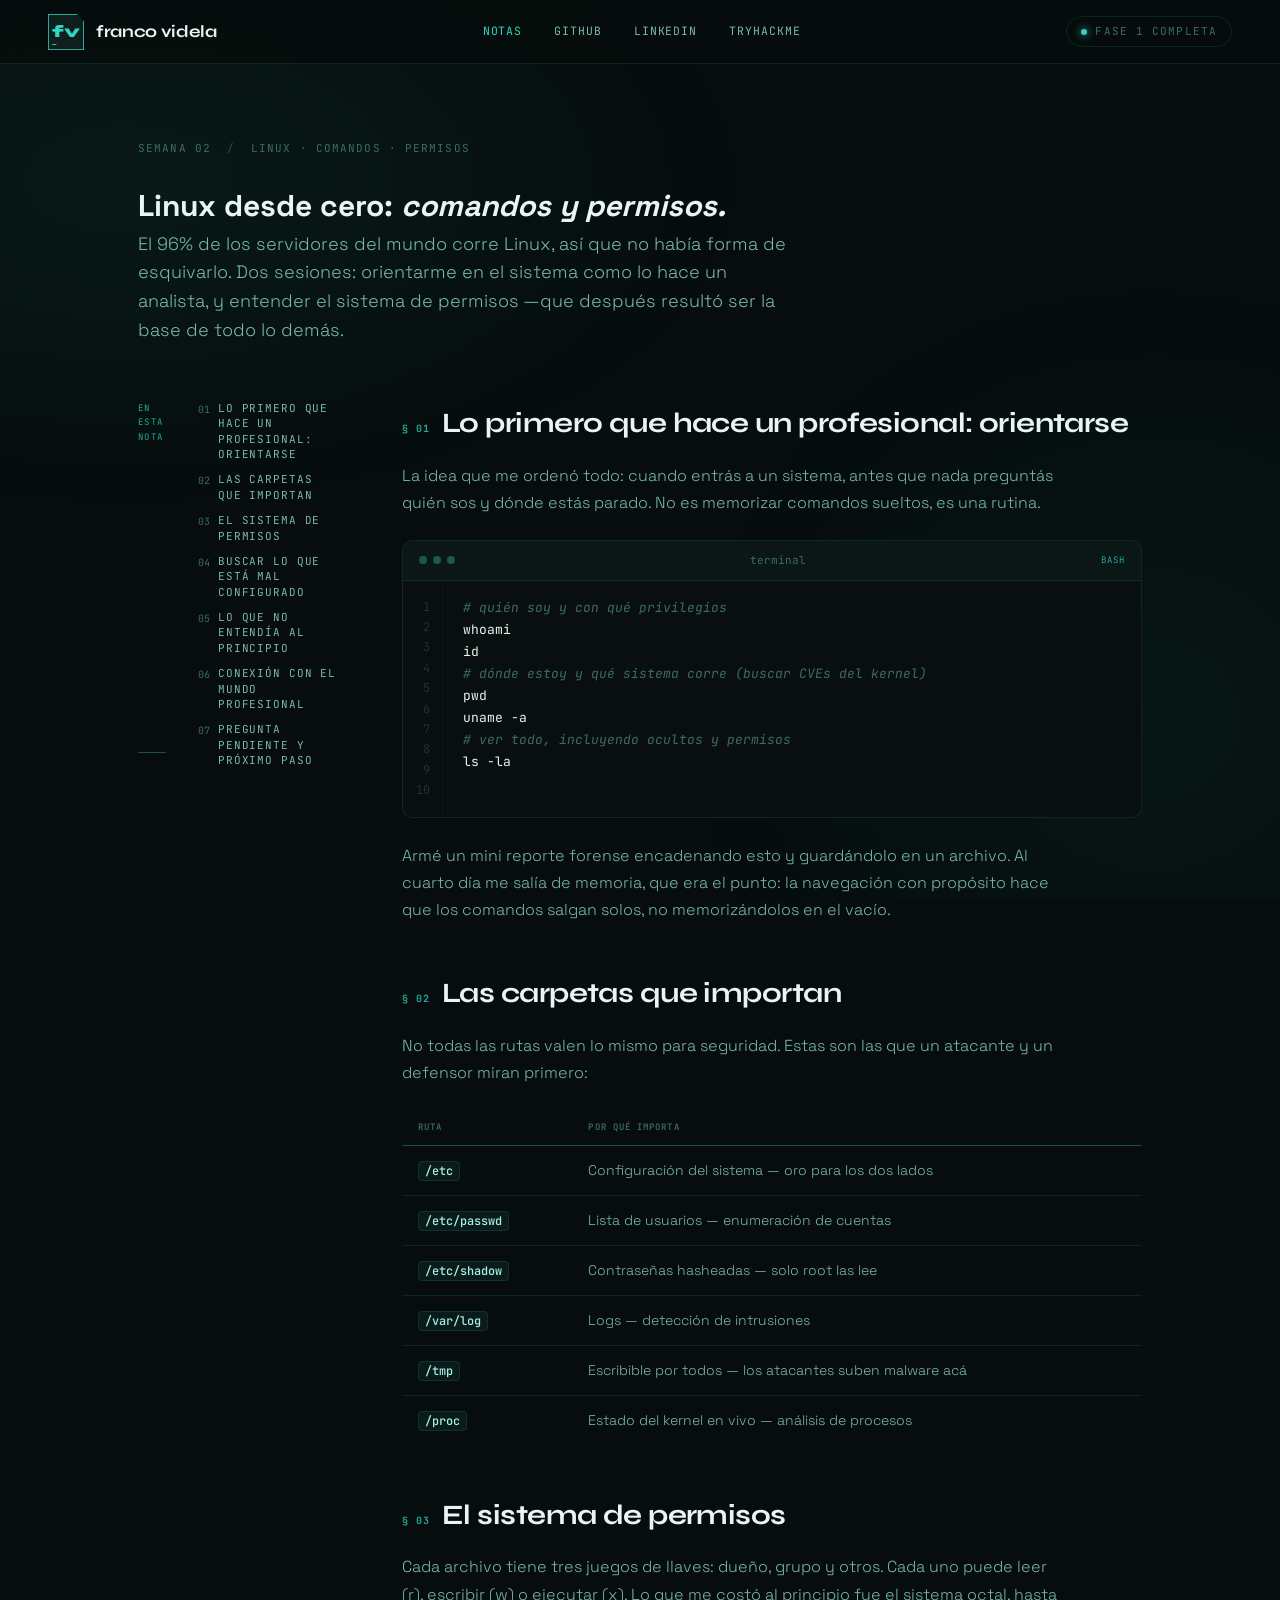
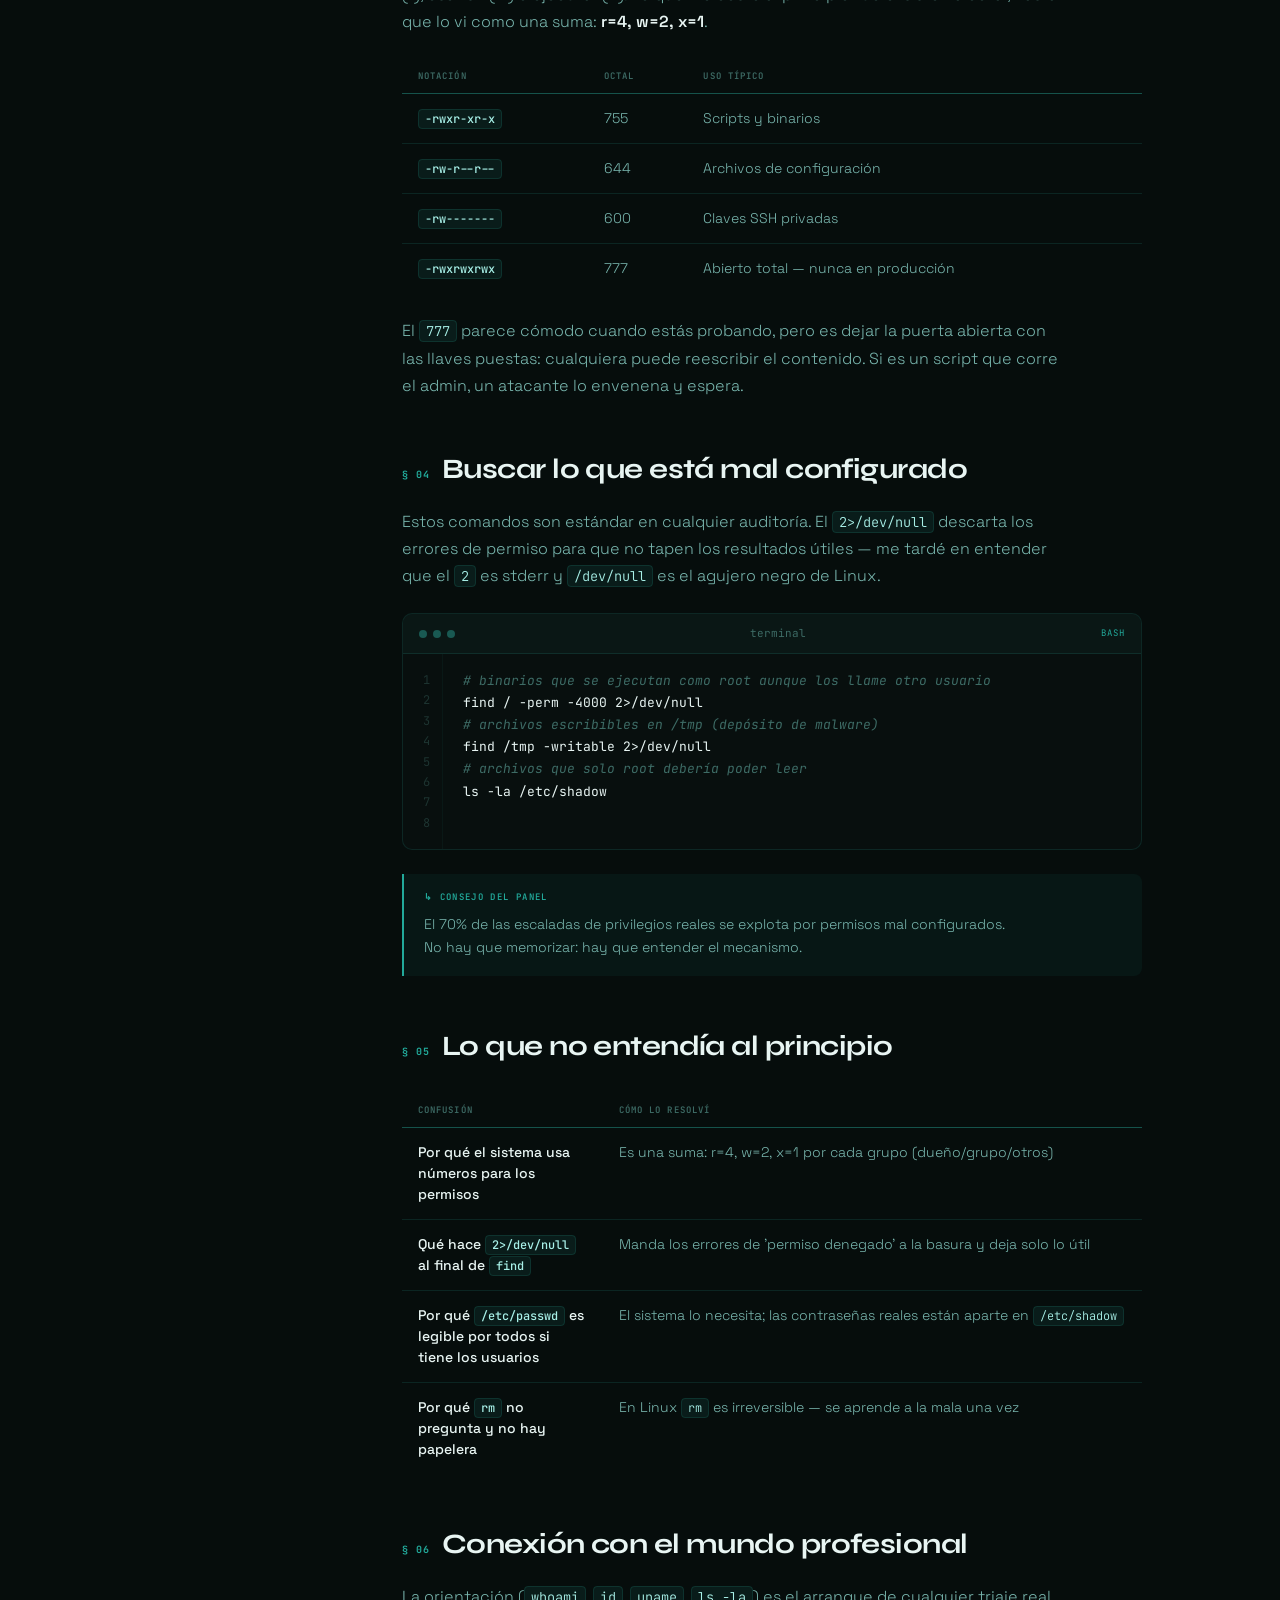
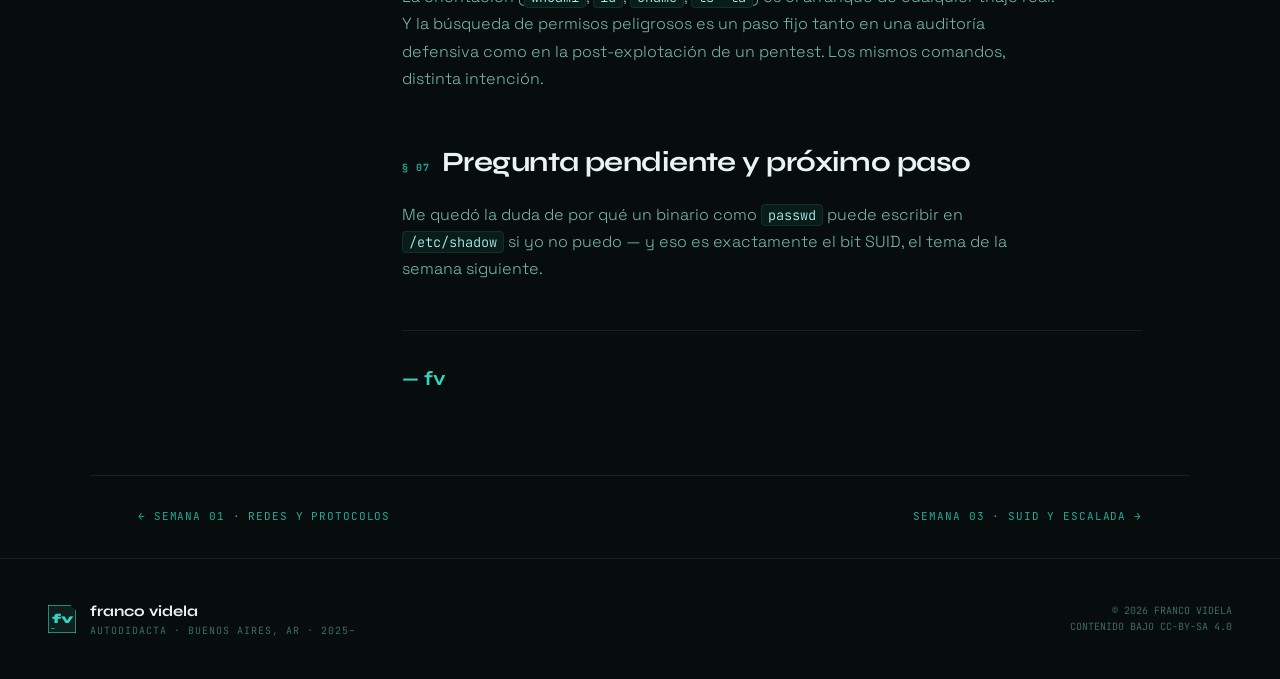
<file: docs/semanas/semana-02.html>
<!doctype html>
<html lang="es">
<head>
<meta charset="utf-8"/>
<meta name="viewport" content="width=device-width, initial-scale=1"/>
<title>Semana 06 — Forense de logs y detección activa · franco videla</title>
<link rel="preconnect" href="https://fonts.googleapis.com"/>
<link rel="preconnect" href="https://fonts.gstatic.com" crossorigin/>
<link href="https://fonts.googleapis.com/css2?family=Syne:wght@400;500;600;700;800&family=Space+Grotesk:wght@300;400;500;600&family=JetBrains+Mono:wght@400;500&display=swap" rel="stylesheet"/>
<style>
* { margin: 0; padding: 0; box-sizing: border-box; }
:root {
  --bg-deep:    #060d0c;
  --bg-card:    #0f1f1c;
  --bg-code:    #080f0e;
  --teal-400:   #22a99a;
  --teal-300:   #34d4c2;
  --teal-100:   #a8f0e8;
  --amber:      #e5a85a;
  --sage:       #b7c99a;
  --critical:   #e57373;
  --text-prime: #e8f5f3;
  --text-sec:   #7ab8b0;
  --text-muted: #3d6b65;
  --border:     rgba(52,212,194,0.12);
  --border-hot: rgba(52,212,194,0.35);
  --ff-head:  "Syne", sans-serif;
  --ff-body:  "Space Grotesk", sans-serif;
  --ff-mono:  "JetBrains Mono", monospace;
}
html { scroll-behavior: smooth; }
body { background: var(--bg-deep); color: var(--text-prime); font-family: var(--ff-body); font-size: 15px; line-height: 1.6; overflow-x: hidden; }
.mesh { position: fixed; inset: 0; pointer-events: none; z-index: 0; background: radial-gradient(ellipse 80% 60% at 10% 20%, rgba(26,122,110,0.12) 0%, transparent 60%), radial-gradient(ellipse 60% 80% at 90% 80%, rgba(13,78,70,0.15) 0%, transparent 60%); }

/* HEADER */
header { position: fixed; top: 0; left: 0; right: 0; z-index: 100; display: flex; align-items: center; justify-content: space-between; padding: 0 48px; height: 64px; background: rgba(6,13,12,0.85); backdrop-filter: blur(20px); border-bottom: 1px solid var(--border); }
.logo-link { display: flex; align-items: center; gap: 12px; text-decoration: none; }
.logo-name { font-family: var(--ff-head); font-size: 17px; font-weight: 700; color: var(--text-prime); letter-spacing: -0.02em; }
nav { display: flex; gap: 32px; }
nav a { font-family: var(--ff-mono); font-size: 11.5px; text-transform: uppercase; letter-spacing: 0.08em; color: var(--text-sec); text-decoration: none; transition: color 0.2s; }
nav a:hover, nav a.active { color: var(--teal-300); }
.status-badge { display: flex; align-items: center; gap: 8px; font-family: var(--ff-mono); font-size: 11px; text-transform: uppercase; letter-spacing: 0.1em; color: var(--text-muted); padding: 6px 14px; border: 1px solid var(--border); border-radius: 99px; }
.status-dot { width: 6px; height: 6px; border-radius: 50%; background: var(--teal-300); box-shadow: 0 0 8px var(--teal-300); animation: pulse 2s infinite; }
@keyframes pulse { 0%,100%{opacity:1;box-shadow:0 0 8px var(--teal-300)}50%{opacity:.6;box-shadow:0 0 16px var(--teal-300)} }

/* ARTICLE LAYOUT */
.article-wrap { position: relative; z-index: 1; max-width: 1100px; margin: 0 auto; padding: 100px 48px 80px; }
.article-meta { display: flex; gap: 16px; flex-wrap: wrap; font-family: var(--ff-mono); font-size: 11px; text-transform: uppercase; letter-spacing: 0.1em; color: var(--text-muted); margin-bottom: 24px; margin-top: 40px; }
.article-meta .sep { color: var(--border-hot); }
.article h1 { font-family: var(--ff-head); font-size: clamp(36px,5vw,64px); font-weight: 800; line-height: 1.05; letter-spacing: -0.03em; color: var(--text-prime); margin-bottom: 20px; max-width: 20ch; }
.article h1 em { font-style: normal; color: var(--teal-300); }
.lede { font-size: 18px; color: var(--text-sec); line-height: 1.6; max-width: 60ch; margin-bottom: 56px; font-weight: 300; }

.article-body { display: grid; grid-template-columns: 200px 1fr; gap: 64px; }

/* TOC */
.toc { position: sticky; top: 90px; align-self: start; }
.toc-label { font-family: var(--ff-mono); font-size: 9px; text-transform: uppercase; letter-spacing: 0.15em; color: var(--teal-400); margin-bottom: 16px; padding-bottom: 10px; border-bottom: 1px solid var(--border-hot); }
.toc ol { list-style: none; counter-reset: toc; display: grid; gap: 10px; }
.toc li { counter-increment: toc; display: flex; gap: 8px; }
.toc li::before { content: counter(toc, decimal-leading-zero); font-family: var(--ff-mono); font-size: 10px; color: var(--text-muted); flex-shrink: 0; margin-top: 1px; }
.toc a { font-family: var(--ff-mono); font-size: 11px; color: var(--text-sec); text-decoration: none; line-height: 1.4; transition: color 0.2s; }
.toc a:hover { color: var(--teal-300); }

/* PROSE */
.prose h2 { font-family: var(--ff-head); font-size: 28px; font-weight: 700; color: var(--text-prime); letter-spacing: -0.02em; margin: 48px 0 16px; display: flex; align-items: baseline; gap: 12px; }
.prose h2:first-child { margin-top: 0; }
.prose h2 .num { font-family: var(--ff-mono); font-size: 10px; color: var(--teal-400); letter-spacing: 0.1em; flex-shrink: 0; }
.prose p { font-size: 16px; color: var(--text-sec); line-height: 1.7; margin-bottom: 16px; max-width: 66ch; font-weight: 300; }
.prose strong { color: var(--text-prime); font-weight: 600; }
.prose a { color: var(--teal-300); text-decoration: none; border-bottom: 1px solid rgba(52,212,194,0.3); }
.prose ul { list-style: none; margin: 0 0 20px; display: grid; gap: 8px; }
.prose ul li { position: relative; padding-left: 20px; font-size: 15px; color: var(--text-sec); line-height: 1.6; max-width: 66ch; font-weight: 300; }
.prose ul li::before { content: ""; position: absolute; left: 0; top: 0.75em; width: 8px; height: 1px; background: var(--teal-400); }

/* CODE BLOCKS */
.code-block { background: var(--bg-code); border: 1px solid var(--border); border-radius: 10px; overflow: hidden; margin: 24px 0; font-family: var(--ff-mono); font-size: 13px; line-height: 1.7; }
.code-head { display: flex; align-items: center; justify-content: space-between; padding: 10px 16px; background: rgba(52,212,194,0.04); border-bottom: 1px solid var(--border); }
.code-dots { display: flex; gap: 6px; }
.code-dots span { width: 8px; height: 8px; border-radius: 50%; background: var(--border-hot); }
.code-file { font-size: 11px; color: var(--text-muted); }
.code-file b { color: var(--teal-100); font-weight: 500; }
.code-lang { font-size: 9px; color: var(--teal-400); text-transform: uppercase; letter-spacing: 0.12em; }
.code-body { display: grid; grid-template-columns: 40px 1fr; }
.code-gutter { padding: 16px 12px; text-align: right; color: var(--text-muted); opacity: 0.4; user-select: none; border-right: 1px solid var(--border); font-size: 12px; }
.code-gutter span { display: block; line-height: 1.7; }
.code-lines { padding: 16px 20px; white-space: pre; overflow-x: auto; }
.code-lines .ln { display: block; }
.tok-cmt { color: #3d6b65; font-style: italic; }
.tok-fn  { color: #f0d78c; }
.tok-str { color: var(--sage); }
.tok-var { color: var(--text-sec); }
.tok-num { color: #e89a6a; }

/* INLINE CODE */
code { font-family: var(--ff-mono); font-size: 0.85em; background: rgba(52,212,194,0.08); border: 1px solid var(--border); border-radius: 4px; padding: 1px 6px; color: var(--teal-100); }

/* CALLOUTS */
.callout { border-left: 2px solid var(--teal-400); background: rgba(52,212,194,0.05); padding: 16px 20px; margin: 24px 0; border-radius: 0 8px 8px 0; }
.callout-label { font-family: var(--ff-mono); font-size: 9px; text-transform: uppercase; letter-spacing: 0.15em; color: var(--teal-400); display: block; margin-bottom: 8px; font-weight: 600; }
.callout p { font-size: 14px; margin: 0; }
.callout.crit { border-color: var(--critical); background: rgba(229,115,115,0.05); }
.callout.crit .callout-label { color: var(--critical); }

/* CONFUSION TABLE */
.table-wrap { overflow-x: auto; margin: 24px 0; }
table { width: 100%; border-collapse: collapse; font-size: 14px; }
thead th { font-family: var(--ff-mono); font-size: 9px; text-transform: uppercase; letter-spacing: 0.12em; color: var(--text-muted); text-align: left; padding: 10px 16px; border-bottom: 1px solid var(--border-hot); font-weight: 600; }
tbody td { padding: 14px 16px; border-bottom: 1px solid var(--border); color: var(--text-sec); line-height: 1.5; vertical-align: top; font-weight: 300; }
tbody td:first-child { color: var(--text-prime); font-weight: 500; max-width: 200px; }
tbody tr:last-child td { border-bottom: 0; }
tbody tr:hover td { background: rgba(52,212,194,0.03); }

/* SIGN OFF */
.sign-off { margin-top: 48px; padding-top: 32px; border-top: 1px solid var(--border); font-family: var(--ff-head); font-size: 20px; font-weight: 700; color: var(--teal-300); }

/* NAV BETWEEN WEEKS */
.week-nav { position: relative; z-index: 1; max-width: 1100px; margin: 0 auto; padding: 32px 48px; border-top: 1px solid var(--border); display: flex; justify-content: space-between; align-items: center; }
.week-nav a { font-family: var(--ff-mono); font-size: 11px; text-transform: uppercase; letter-spacing: 0.08em; color: var(--teal-400); text-decoration: none; transition: color 0.2s; }
.week-nav a:hover { color: var(--teal-300); }

/* FOOTER */
footer { position: relative; z-index: 1; border-top: 1px solid var(--border); padding: 40px 48px; display: flex; justify-content: space-between; align-items: center; }
.footer-left { display: flex; align-items: center; gap: 14px; }
.footer-name { font-family: var(--ff-head); font-size: 15px; font-weight: 700; color: var(--text-prime); }
.footer-sub { font-family: var(--ff-mono); font-size: 10px; color: var(--text-muted); text-transform: uppercase; letter-spacing: 0.1em; }
.footer-right { font-family: var(--ff-mono); font-size: 10px; color: var(--text-muted); text-transform: uppercase; text-align: right; }

.reveal { opacity: 0; transform: translateY(20px); transition: opacity 0.5s ease, transform 0.5s ease; }
.reveal.visible { opacity: 1; transform: translateY(0); }
.reveal-delay-1{transition-delay:.1s}.reveal-delay-2{transition-delay:.2s}

@media(max-width:900px){header{padding:0 24px}.status-badge{display:none}.article-wrap{padding:90px 24px 60px}.article-body{grid-template-columns:1fr}.toc{position:static;margin-bottom:40px}.week-nav{padding:24px}.footer{padding:32px 24px;flex-direction:column;gap:16px;text-align:center}}

/* FIGURES (screenshots) */
figure { margin: 28px 0; border: 1px solid var(--border); border-radius: 12px; overflow: hidden; background: var(--bg-code); }
figure img { display: block; width: 100%; height: auto; border-bottom: 1px solid var(--border); }
figcaption { padding: 12px 16px; font-family: var(--ff-mono); font-size: 11.5px; line-height: 1.55; color: var(--text-muted); }
figcaption b { color: var(--text-sec); font-weight: 500; }
</style>
</head>
<body>
<div class="mesh"></div>

<header>
  <a href="../index.html" class="logo-link">
    <svg width="36" height="36" viewBox="0 0 120 120" xmlns="http://www.w3.org/2000/svg">
      <defs><clipPath id="c"><path d="M0 0 H96 L120 24 V120 H0 Z"/></clipPath></defs>
      <g clip-path="url(#c)">
        <rect width="120" height="120" fill="#0f1f1c"/>
        <rect width="120" height="120" fill="none" stroke="#34d4c2" stroke-width="5"/>
        <text x="60" y="78" font-family="Syne,sans-serif" font-size="58" font-weight="800" fill="#34d4c2" text-anchor="middle">fv</text>
        <rect x="14" y="100" width="14" height="3" fill="#34d4c2"/>
      </g>
    </svg>
    <span class="logo-name">franco videla</span>
  </a>
  <nav>
    <a href="../index.html" class="active">notas</a>
    <a href="https://github.com/fraancovidela/cybersecurity-journey" target="_blank">github</a>
    <a href="https://linkedin.com/in/fraancovidela" target="_blank">linkedin</a>
    <a href="https://tryhackme.com/p/fraancovidela" target="_blank">tryhackme</a>
  </nav>
  <div class="status-badge">
    <span class="status-dot"></span>
    fase 1 completa
  </div>
</header>
<div class="article-wrap">
  <div class="article-meta reveal">
    <span>Semana 02</span>
    <span class="sep">/</span>
    <span>Linux · Comandos · Permisos</span>
  </div>

  <h1 class="reveal reveal-delay-1">Linux desde cero: <em>comandos y permisos.</em></h1>
  <p class="lede reveal reveal-delay-2">El 96% de los servidores del mundo corre Linux, así que no había forma de esquivarlo. Dos sesiones: orientarme en el sistema como lo hace un analista, y entender el sistema de permisos —que después resultó ser la base de todo lo demás.</p>

  <div class="article-body">
    <nav class="toc reveal">
      <div class="toc-label">En esta nota</div>
      <ol><li><a href="#orientacion">Lo primero que hace un profesional: orientarse</a></li><li><a href="#carpetas">Las carpetas que importan</a></li><li><a href="#permisos">El sistema de permisos</a></li><li><a href="#busqueda">Buscar lo que está mal configurado</a></li><li><a href="#confusiones">Lo que no entendía al principio</a></li><li><a href="#profesional">Conexión con el mundo profesional</a></li><li><a href="#pendiente">Pregunta pendiente y próximo paso</a></li></ol>
    </nav>

    <div class="prose reveal reveal-delay-1">

      <h2 id="orientacion"><span class="num">§ 01</span> Lo primero que hace un profesional: orientarse</h2>
      <p>La idea que me ordenó todo: cuando entrás a un sistema, antes que nada preguntás quién sos y dónde estás parado. No es memorizar comandos sueltos, es una rutina.</p>
      <div class="code-block"><div class="code-head"><div class="code-dots"><span></span><span></span><span></span></div><span class="code-file">terminal</span><span class="code-lang">bash</span></div><div class="code-body"><div class="code-gutter"><span>1</span><span>2</span><span>3</span><span>4</span><span>5</span><span>6</span><span>7</span><span>8</span><span>9</span><span>10</span></div><div class="code-lines"><span class="ln"><span class="tok-cmt"># quién soy y con qué privilegios</span></span><span class="ln">whoami</span><span class="ln">id</span><span class="ln"></span><span class="ln"><span class="tok-cmt"># dónde estoy y qué sistema corre (buscar CVEs del kernel)</span></span><span class="ln">pwd</span><span class="ln">uname -a</span><span class="ln"></span><span class="ln"><span class="tok-cmt"># ver todo, incluyendo ocultos y permisos</span></span><span class="ln">ls -la</span></div></div></div>
      <p>Armé un mini reporte forense encadenando esto y guardándolo en un archivo. Al cuarto día me salía de memoria, que era el punto: la navegación con propósito hace que los comandos salgan solos, no memorizándolos en el vacío.</p>
      <h2 id="carpetas"><span class="num">§ 02</span> Las carpetas que importan</h2>
      <p>No todas las rutas valen lo mismo para seguridad. Estas son las que un atacante y un defensor miran primero:</p>
      <div class="table-wrap"><table><thead><tr><th>Ruta</th><th>Por qué importa</th></tr></thead><tbody><tr><td><code>/etc</code></td><td>Configuración del sistema — oro para los dos lados</td></tr><tr><td><code>/etc/passwd</code></td><td>Lista de usuarios — enumeración de cuentas</td></tr><tr><td><code>/etc/shadow</code></td><td>Contraseñas hasheadas — solo root las lee</td></tr><tr><td><code>/var/log</code></td><td>Logs — detección de intrusiones</td></tr><tr><td><code>/tmp</code></td><td>Escribible por todos — los atacantes suben malware acá</td></tr><tr><td><code>/proc</code></td><td>Estado del kernel en vivo — análisis de procesos</td></tr></tbody></table></div>
      <h2 id="permisos"><span class="num">§ 03</span> El sistema de permisos</h2>
      <p>Cada archivo tiene tres juegos de llaves: dueño, grupo y otros. Cada uno puede leer (r), escribir (w) o ejecutar (x). Lo que me costó al principio fue el sistema octal, hasta que lo vi como una suma: <strong>r=4, w=2, x=1</strong>.</p>
      <div class="table-wrap"><table><thead><tr><th>Notación</th><th>Octal</th><th>Uso típico</th></tr></thead><tbody><tr><td><code>-rwxr-xr-x</code></td><td>755</td><td>Scripts y binarios</td></tr><tr><td><code>-rw-r--r--</code></td><td>644</td><td>Archivos de configuración</td></tr><tr><td><code>-rw-------</code></td><td>600</td><td>Claves SSH privadas</td></tr><tr><td><code>-rwxrwxrwx</code></td><td>777</td><td>Abierto total — nunca en producción</td></tr></tbody></table></div>
      <p>El <code>777</code> parece cómodo cuando estás probando, pero es dejar la puerta abierta con las llaves puestas: cualquiera puede reescribir el contenido. Si es un script que corre el admin, un atacante lo envenena y espera.</p>
      <h2 id="busqueda"><span class="num">§ 04</span> Buscar lo que está mal configurado</h2>
      <p>Estos comandos son estándar en cualquier auditoría. El <code>2&gt;/dev/null</code> descarta los errores de permiso para que no tapen los resultados útiles — me tardé en entender que el <code>2</code> es stderr y <code>/dev/null</code> es el agujero negro de Linux.</p>
      <div class="code-block"><div class="code-head"><div class="code-dots"><span></span><span></span><span></span></div><span class="code-file">terminal</span><span class="code-lang">bash</span></div><div class="code-body"><div class="code-gutter"><span>1</span><span>2</span><span>3</span><span>4</span><span>5</span><span>6</span><span>7</span><span>8</span></div><div class="code-lines"><span class="ln"><span class="tok-cmt"># binarios que se ejecutan como root aunque los llame otro usuario</span></span><span class="ln">find / -perm -4000 2&gt;/dev/null</span><span class="ln"></span><span class="ln"><span class="tok-cmt"># archivos escribibles en /tmp (depósito de malware)</span></span><span class="ln">find /tmp -writable 2&gt;/dev/null</span><span class="ln"></span><span class="ln"><span class="tok-cmt"># archivos que solo root debería poder leer</span></span><span class="ln">ls -la /etc/shadow</span></div></div></div>
      <div class="callout"><span class="callout-label">↳ Consejo del panel</span><p>El 70% de las escaladas de privilegios reales se explota por permisos mal configurados. No hay que memorizar: hay que entender el mecanismo.</p></div>
      <h2 id="confusiones"><span class="num">§ 05</span> Lo que no entendía al principio</h2>
      <div class="table-wrap"><table><thead><tr><th>Confusión</th><th>Cómo lo resolví</th></tr></thead><tbody><tr><td>Por qué el sistema usa números para los permisos</td><td>Es una suma: r=4, w=2, x=1 por cada grupo (dueño/grupo/otros)</td></tr><tr><td>Qué hace <code>2&gt;/dev/null</code> al final de <code>find</code></td><td>Manda los errores de 'permiso denegado' a la basura y deja solo lo útil</td></tr><tr><td>Por qué <code>/etc/passwd</code> es legible por todos si tiene los usuarios</td><td>El sistema lo necesita; las contraseñas reales están aparte en <code>/etc/shadow</code></td></tr><tr><td>Por qué <code>rm</code> no pregunta y no hay papelera</td><td>En Linux <code>rm</code> es irreversible — se aprende a la mala una vez</td></tr></tbody></table></div>
      <h2 id="profesional"><span class="num">§ 06</span> Conexión con el mundo profesional</h2>
      <p>La orientación (<code>whoami</code>, <code>id</code>, <code>uname</code>, <code>ls -la</code>) es el arranque de cualquier triaje real. Y la búsqueda de permisos peligrosos es un paso fijo tanto en una auditoría defensiva como en la post-explotación de un pentest. Los mismos comandos, distinta intención.</p>
      <h2 id="pendiente"><span class="num">§ 07</span> Pregunta pendiente y próximo paso</h2>
      <p>Me quedó la duda de por qué un binario como <code>passwd</code> puede escribir en <code>/etc/shadow</code> si yo no puedo — y eso es exactamente el bit SUID, el tema de la semana siguiente.</p>

      <div class="sign-off">— fv</div>
    </div>
  </div>
</div>

<div class="week-nav">
  <a href="semana-01.html">← Semana 01 · Redes y protocolos</a>
  <a href="semana-03.html">Semana 03 · SUID y escalada →</a>
</div>

<footer>
  <div class="footer-left">
    <svg width="28" height="28" viewBox="0 0 120 120" xmlns="http://www.w3.org/2000/svg">
      <defs><clipPath id="cf"><path d="M0 0 H96 L120 24 V120 H0 Z"/></clipPath></defs>
      <g clip-path="url(#cf)">
        <rect width="120" height="120" fill="#0f1f1c"/>
        <rect width="120" height="120" fill="none" stroke="#34d4c2" stroke-width="5"/>
        <text x="60" y="78" font-family="Syne,sans-serif" font-size="58" font-weight="800" fill="#34d4c2" text-anchor="middle">fv</text>
        <rect x="14" y="100" width="14" height="3" fill="#34d4c2"/>
      </g>
    </svg>
    <div>
      <div class="footer-name">franco videla</div>
      <div class="footer-sub">autodidacta · buenos aires, ar · 2025–</div>
    </div>
  </div>
  <div class="footer-right">
    <div>© 2026 franco videla</div>
    <div>contenido bajo cc-by-sa 4.0</div>
  </div>
</footer>

<script>
const observer = new IntersectionObserver((entries) => {
  entries.forEach(entry => { if (entry.isIntersecting) entry.target.classList.add('visible'); });
}, { threshold: 0.08 });
document.querySelectorAll('.reveal').forEach(el => observer.observe(el));
setTimeout(() => document.querySelectorAll('.article-wrap .reveal').forEach(el => el.classList.add('visible')), 100);
</script>
</body>
</html>
</file>
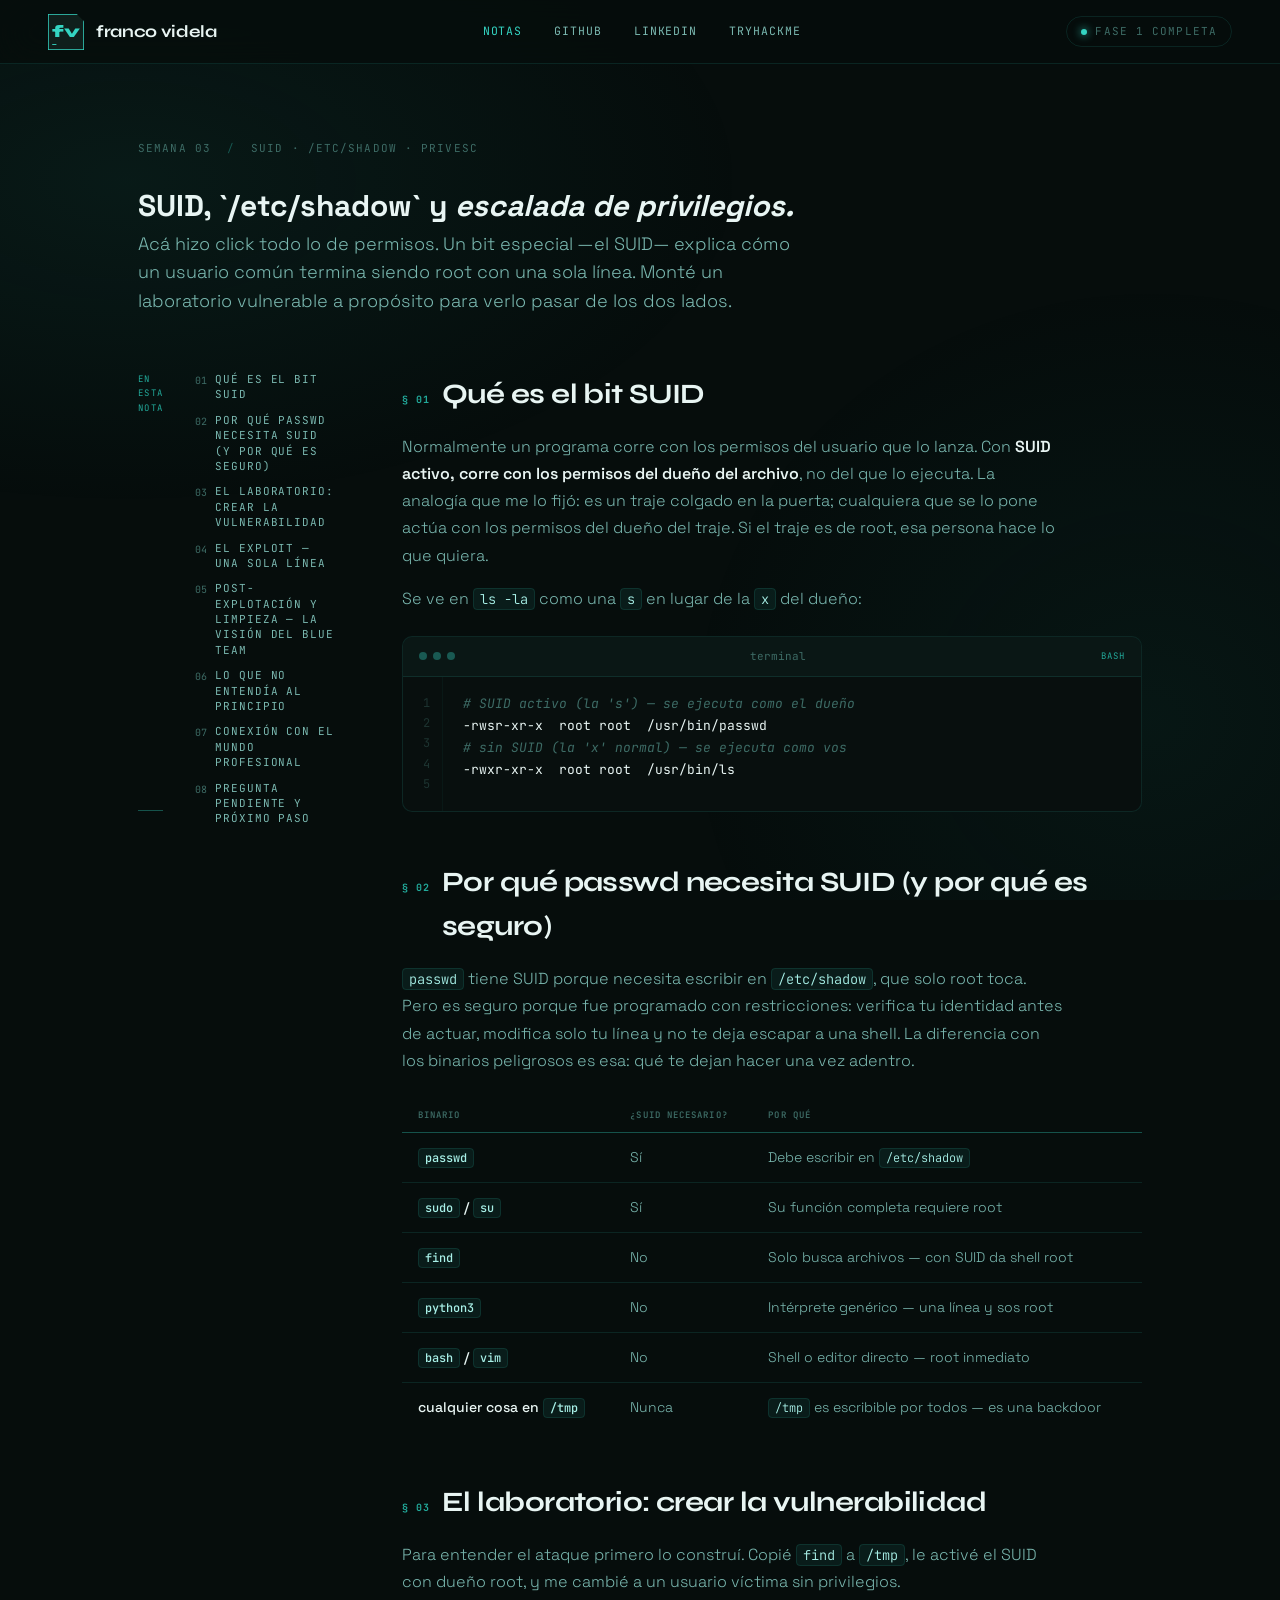
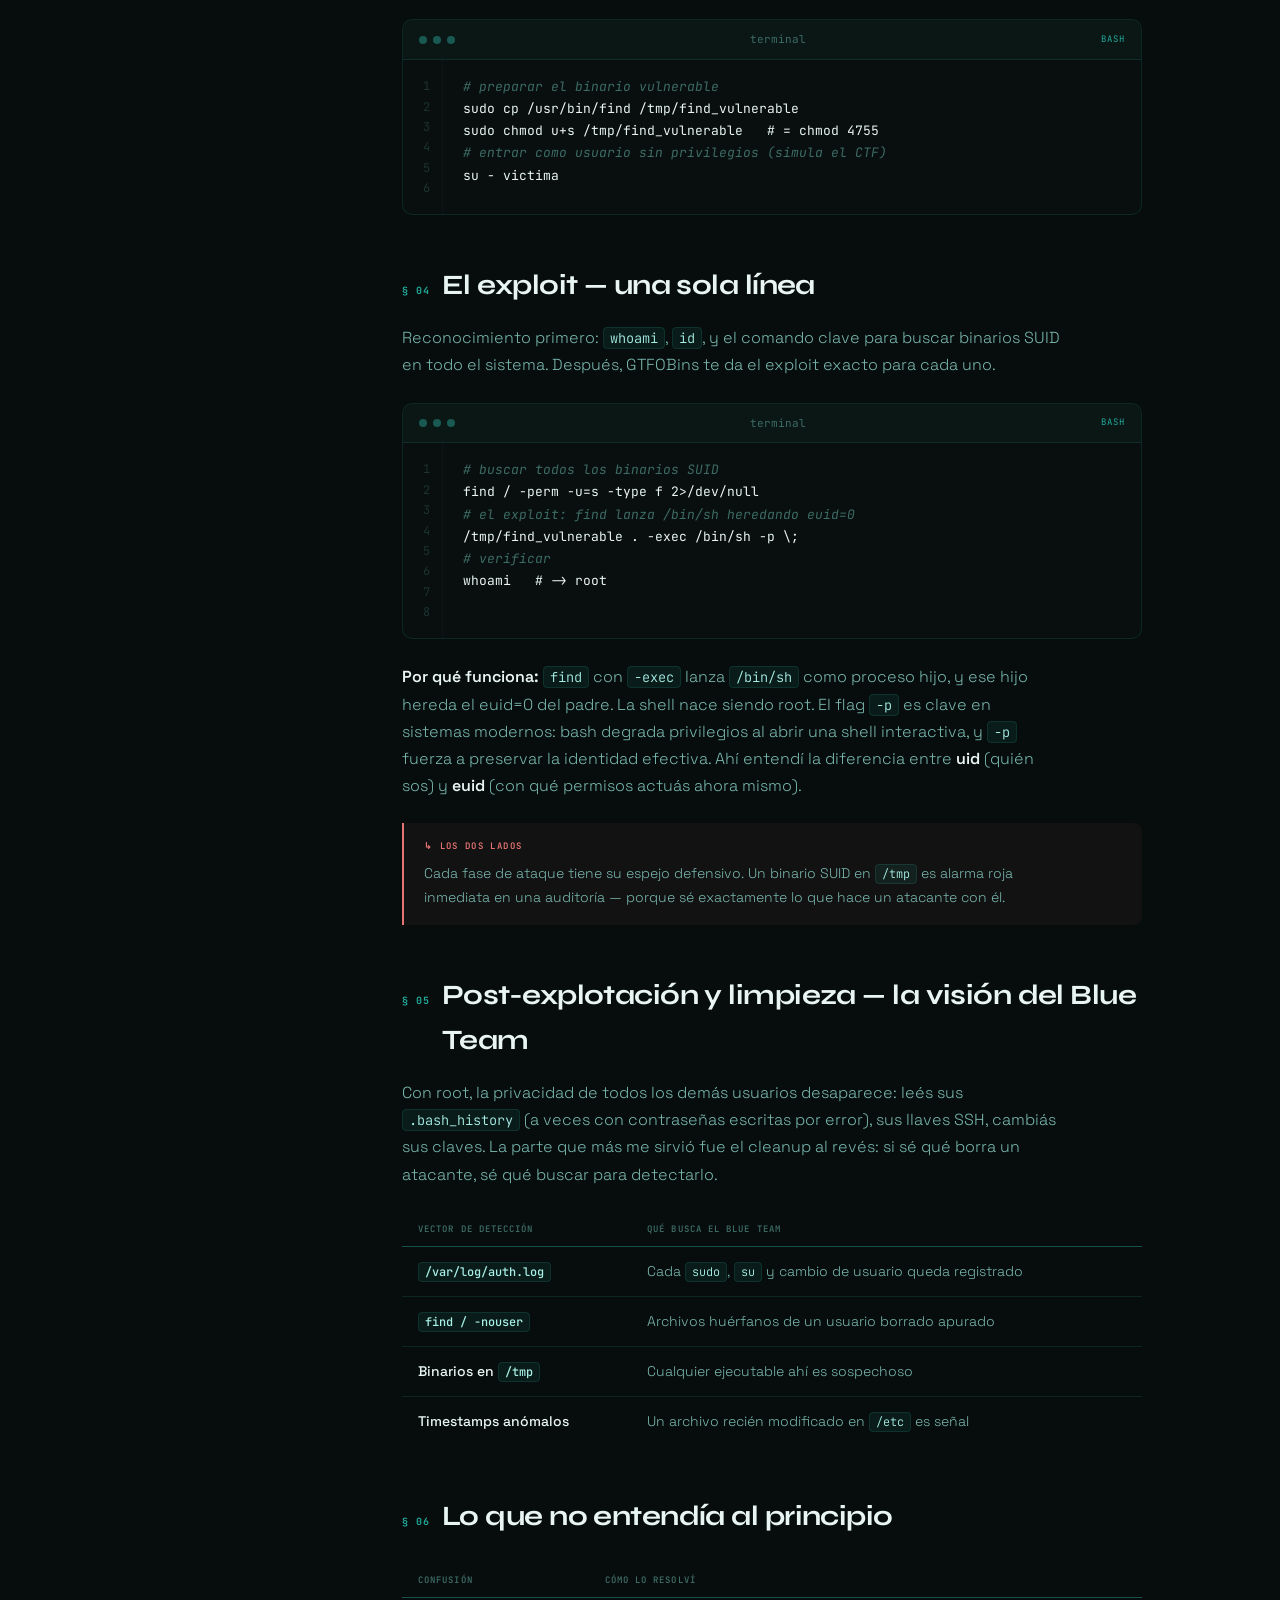
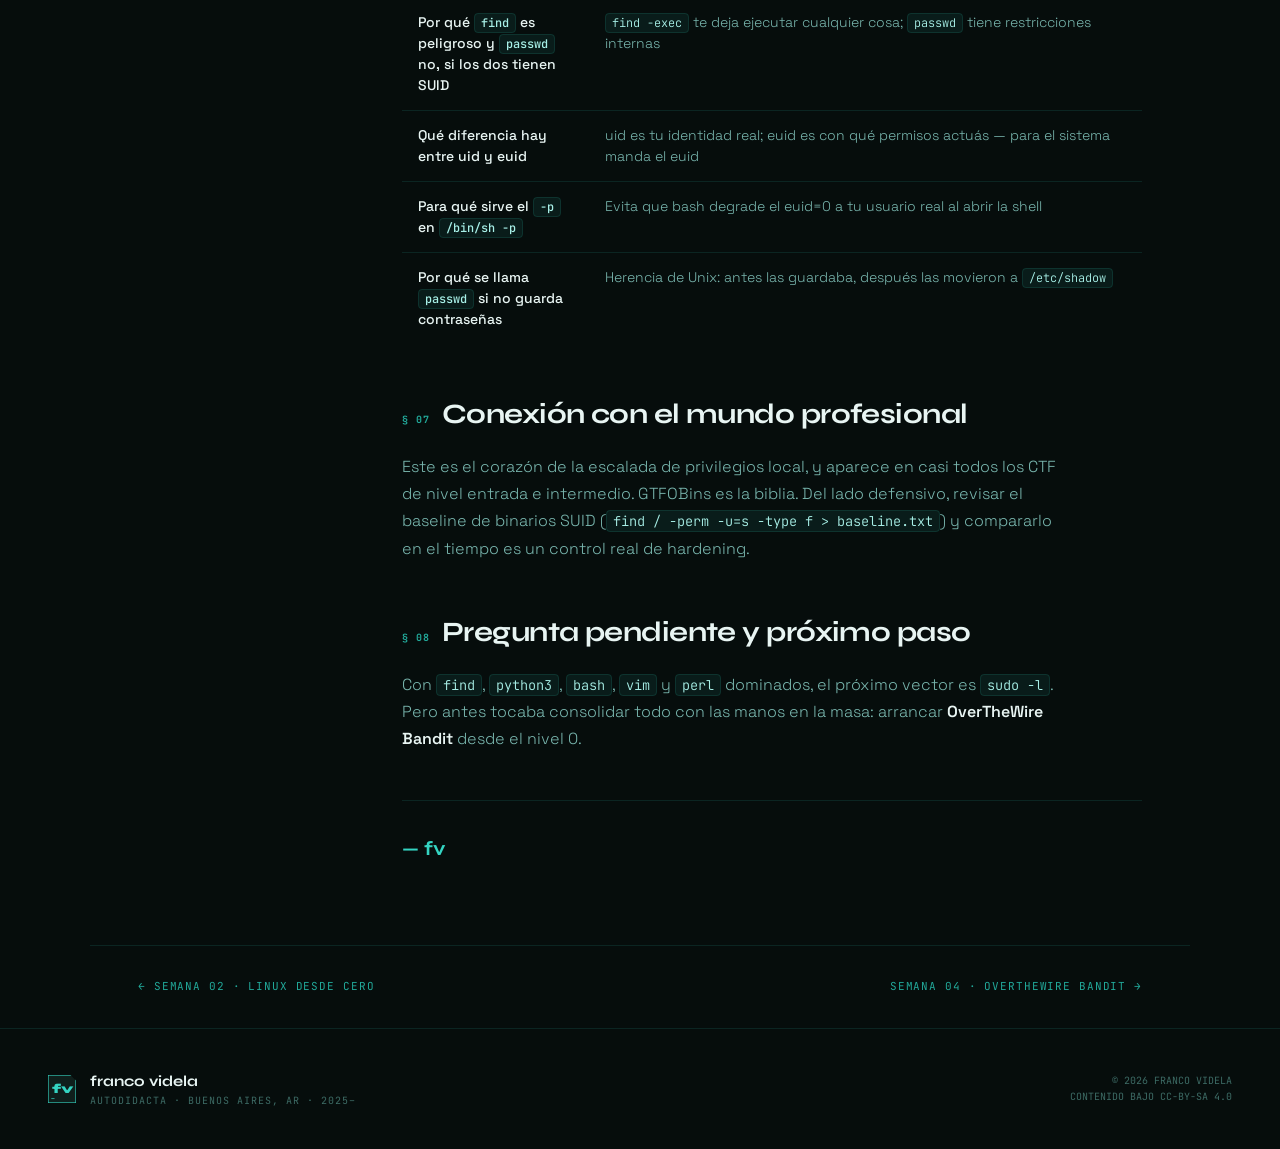
<file: docs/semanas/semana-03.html>
<!doctype html>
<html lang="es">
<head>
<meta charset="utf-8"/>
<meta name="viewport" content="width=device-width, initial-scale=1"/>
<title>Semana 06 — Forense de logs y detección activa · franco videla</title>
<link rel="preconnect" href="https://fonts.googleapis.com"/>
<link rel="preconnect" href="https://fonts.gstatic.com" crossorigin/>
<link href="https://fonts.googleapis.com/css2?family=Syne:wght@400;500;600;700;800&family=Space+Grotesk:wght@300;400;500;600&family=JetBrains+Mono:wght@400;500&display=swap" rel="stylesheet"/>
<style>
* { margin: 0; padding: 0; box-sizing: border-box; }
:root {
  --bg-deep:    #060d0c;
  --bg-card:    #0f1f1c;
  --bg-code:    #080f0e;
  --teal-400:   #22a99a;
  --teal-300:   #34d4c2;
  --teal-100:   #a8f0e8;
  --amber:      #e5a85a;
  --sage:       #b7c99a;
  --critical:   #e57373;
  --text-prime: #e8f5f3;
  --text-sec:   #7ab8b0;
  --text-muted: #3d6b65;
  --border:     rgba(52,212,194,0.12);
  --border-hot: rgba(52,212,194,0.35);
  --ff-head:  "Syne", sans-serif;
  --ff-body:  "Space Grotesk", sans-serif;
  --ff-mono:  "JetBrains Mono", monospace;
}
html { scroll-behavior: smooth; }
body { background: var(--bg-deep); color: var(--text-prime); font-family: var(--ff-body); font-size: 15px; line-height: 1.6; overflow-x: hidden; }
.mesh { position: fixed; inset: 0; pointer-events: none; z-index: 0; background: radial-gradient(ellipse 80% 60% at 10% 20%, rgba(26,122,110,0.12) 0%, transparent 60%), radial-gradient(ellipse 60% 80% at 90% 80%, rgba(13,78,70,0.15) 0%, transparent 60%); }

/* HEADER */
header { position: fixed; top: 0; left: 0; right: 0; z-index: 100; display: flex; align-items: center; justify-content: space-between; padding: 0 48px; height: 64px; background: rgba(6,13,12,0.85); backdrop-filter: blur(20px); border-bottom: 1px solid var(--border); }
.logo-link { display: flex; align-items: center; gap: 12px; text-decoration: none; }
.logo-name { font-family: var(--ff-head); font-size: 17px; font-weight: 700; color: var(--text-prime); letter-spacing: -0.02em; }
nav { display: flex; gap: 32px; }
nav a { font-family: var(--ff-mono); font-size: 11.5px; text-transform: uppercase; letter-spacing: 0.08em; color: var(--text-sec); text-decoration: none; transition: color 0.2s; }
nav a:hover, nav a.active { color: var(--teal-300); }
.status-badge { display: flex; align-items: center; gap: 8px; font-family: var(--ff-mono); font-size: 11px; text-transform: uppercase; letter-spacing: 0.1em; color: var(--text-muted); padding: 6px 14px; border: 1px solid var(--border); border-radius: 99px; }
.status-dot { width: 6px; height: 6px; border-radius: 50%; background: var(--teal-300); box-shadow: 0 0 8px var(--teal-300); animation: pulse 2s infinite; }
@keyframes pulse { 0%,100%{opacity:1;box-shadow:0 0 8px var(--teal-300)}50%{opacity:.6;box-shadow:0 0 16px var(--teal-300)} }

/* ARTICLE LAYOUT */
.article-wrap { position: relative; z-index: 1; max-width: 1100px; margin: 0 auto; padding: 100px 48px 80px; }
.article-meta { display: flex; gap: 16px; flex-wrap: wrap; font-family: var(--ff-mono); font-size: 11px; text-transform: uppercase; letter-spacing: 0.1em; color: var(--text-muted); margin-bottom: 24px; margin-top: 40px; }
.article-meta .sep { color: var(--border-hot); }
.article h1 { font-family: var(--ff-head); font-size: clamp(36px,5vw,64px); font-weight: 800; line-height: 1.05; letter-spacing: -0.03em; color: var(--text-prime); margin-bottom: 20px; max-width: 20ch; }
.article h1 em { font-style: normal; color: var(--teal-300); }
.lede { font-size: 18px; color: var(--text-sec); line-height: 1.6; max-width: 60ch; margin-bottom: 56px; font-weight: 300; }

.article-body { display: grid; grid-template-columns: 200px 1fr; gap: 64px; }

/* TOC */
.toc { position: sticky; top: 90px; align-self: start; }
.toc-label { font-family: var(--ff-mono); font-size: 9px; text-transform: uppercase; letter-spacing: 0.15em; color: var(--teal-400); margin-bottom: 16px; padding-bottom: 10px; border-bottom: 1px solid var(--border-hot); }
.toc ol { list-style: none; counter-reset: toc; display: grid; gap: 10px; }
.toc li { counter-increment: toc; display: flex; gap: 8px; }
.toc li::before { content: counter(toc, decimal-leading-zero); font-family: var(--ff-mono); font-size: 10px; color: var(--text-muted); flex-shrink: 0; margin-top: 1px; }
.toc a { font-family: var(--ff-mono); font-size: 11px; color: var(--text-sec); text-decoration: none; line-height: 1.4; transition: color 0.2s; }
.toc a:hover { color: var(--teal-300); }

/* PROSE */
.prose h2 { font-family: var(--ff-head); font-size: 28px; font-weight: 700; color: var(--text-prime); letter-spacing: -0.02em; margin: 48px 0 16px; display: flex; align-items: baseline; gap: 12px; }
.prose h2:first-child { margin-top: 0; }
.prose h2 .num { font-family: var(--ff-mono); font-size: 10px; color: var(--teal-400); letter-spacing: 0.1em; flex-shrink: 0; }
.prose p { font-size: 16px; color: var(--text-sec); line-height: 1.7; margin-bottom: 16px; max-width: 66ch; font-weight: 300; }
.prose strong { color: var(--text-prime); font-weight: 600; }
.prose a { color: var(--teal-300); text-decoration: none; border-bottom: 1px solid rgba(52,212,194,0.3); }
.prose ul { list-style: none; margin: 0 0 20px; display: grid; gap: 8px; }
.prose ul li { position: relative; padding-left: 20px; font-size: 15px; color: var(--text-sec); line-height: 1.6; max-width: 66ch; font-weight: 300; }
.prose ul li::before { content: ""; position: absolute; left: 0; top: 0.75em; width: 8px; height: 1px; background: var(--teal-400); }

/* CODE BLOCKS */
.code-block { background: var(--bg-code); border: 1px solid var(--border); border-radius: 10px; overflow: hidden; margin: 24px 0; font-family: var(--ff-mono); font-size: 13px; line-height: 1.7; }
.code-head { display: flex; align-items: center; justify-content: space-between; padding: 10px 16px; background: rgba(52,212,194,0.04); border-bottom: 1px solid var(--border); }
.code-dots { display: flex; gap: 6px; }
.code-dots span { width: 8px; height: 8px; border-radius: 50%; background: var(--border-hot); }
.code-file { font-size: 11px; color: var(--text-muted); }
.code-file b { color: var(--teal-100); font-weight: 500; }
.code-lang { font-size: 9px; color: var(--teal-400); text-transform: uppercase; letter-spacing: 0.12em; }
.code-body { display: grid; grid-template-columns: 40px 1fr; }
.code-gutter { padding: 16px 12px; text-align: right; color: var(--text-muted); opacity: 0.4; user-select: none; border-right: 1px solid var(--border); font-size: 12px; }
.code-gutter span { display: block; line-height: 1.7; }
.code-lines { padding: 16px 20px; white-space: pre; overflow-x: auto; }
.code-lines .ln { display: block; }
.tok-cmt { color: #3d6b65; font-style: italic; }
.tok-fn  { color: #f0d78c; }
.tok-str { color: var(--sage); }
.tok-var { color: var(--text-sec); }
.tok-num { color: #e89a6a; }

/* INLINE CODE */
code { font-family: var(--ff-mono); font-size: 0.85em; background: rgba(52,212,194,0.08); border: 1px solid var(--border); border-radius: 4px; padding: 1px 6px; color: var(--teal-100); }

/* CALLOUTS */
.callout { border-left: 2px solid var(--teal-400); background: rgba(52,212,194,0.05); padding: 16px 20px; margin: 24px 0; border-radius: 0 8px 8px 0; }
.callout-label { font-family: var(--ff-mono); font-size: 9px; text-transform: uppercase; letter-spacing: 0.15em; color: var(--teal-400); display: block; margin-bottom: 8px; font-weight: 600; }
.callout p { font-size: 14px; margin: 0; }
.callout.crit { border-color: var(--critical); background: rgba(229,115,115,0.05); }
.callout.crit .callout-label { color: var(--critical); }

/* CONFUSION TABLE */
.table-wrap { overflow-x: auto; margin: 24px 0; }
table { width: 100%; border-collapse: collapse; font-size: 14px; }
thead th { font-family: var(--ff-mono); font-size: 9px; text-transform: uppercase; letter-spacing: 0.12em; color: var(--text-muted); text-align: left; padding: 10px 16px; border-bottom: 1px solid var(--border-hot); font-weight: 600; }
tbody td { padding: 14px 16px; border-bottom: 1px solid var(--border); color: var(--text-sec); line-height: 1.5; vertical-align: top; font-weight: 300; }
tbody td:first-child { color: var(--text-prime); font-weight: 500; max-width: 200px; }
tbody tr:last-child td { border-bottom: 0; }
tbody tr:hover td { background: rgba(52,212,194,0.03); }

/* SIGN OFF */
.sign-off { margin-top: 48px; padding-top: 32px; border-top: 1px solid var(--border); font-family: var(--ff-head); font-size: 20px; font-weight: 700; color: var(--teal-300); }

/* NAV BETWEEN WEEKS */
.week-nav { position: relative; z-index: 1; max-width: 1100px; margin: 0 auto; padding: 32px 48px; border-top: 1px solid var(--border); display: flex; justify-content: space-between; align-items: center; }
.week-nav a { font-family: var(--ff-mono); font-size: 11px; text-transform: uppercase; letter-spacing: 0.08em; color: var(--teal-400); text-decoration: none; transition: color 0.2s; }
.week-nav a:hover { color: var(--teal-300); }

/* FOOTER */
footer { position: relative; z-index: 1; border-top: 1px solid var(--border); padding: 40px 48px; display: flex; justify-content: space-between; align-items: center; }
.footer-left { display: flex; align-items: center; gap: 14px; }
.footer-name { font-family: var(--ff-head); font-size: 15px; font-weight: 700; color: var(--text-prime); }
.footer-sub { font-family: var(--ff-mono); font-size: 10px; color: var(--text-muted); text-transform: uppercase; letter-spacing: 0.1em; }
.footer-right { font-family: var(--ff-mono); font-size: 10px; color: var(--text-muted); text-transform: uppercase; text-align: right; }

.reveal { opacity: 0; transform: translateY(20px); transition: opacity 0.5s ease, transform 0.5s ease; }
.reveal.visible { opacity: 1; transform: translateY(0); }
.reveal-delay-1{transition-delay:.1s}.reveal-delay-2{transition-delay:.2s}

@media(max-width:900px){header{padding:0 24px}.status-badge{display:none}.article-wrap{padding:90px 24px 60px}.article-body{grid-template-columns:1fr}.toc{position:static;margin-bottom:40px}.week-nav{padding:24px}.footer{padding:32px 24px;flex-direction:column;gap:16px;text-align:center}}

/* FIGURES (screenshots) */
figure { margin: 28px 0; border: 1px solid var(--border); border-radius: 12px; overflow: hidden; background: var(--bg-code); }
figure img { display: block; width: 100%; height: auto; border-bottom: 1px solid var(--border); }
figcaption { padding: 12px 16px; font-family: var(--ff-mono); font-size: 11.5px; line-height: 1.55; color: var(--text-muted); }
figcaption b { color: var(--text-sec); font-weight: 500; }
</style>
</head>
<body>
<div class="mesh"></div>

<header>
  <a href="../index.html" class="logo-link">
    <svg width="36" height="36" viewBox="0 0 120 120" xmlns="http://www.w3.org/2000/svg">
      <defs><clipPath id="c"><path d="M0 0 H96 L120 24 V120 H0 Z"/></clipPath></defs>
      <g clip-path="url(#c)">
        <rect width="120" height="120" fill="#0f1f1c"/>
        <rect width="120" height="120" fill="none" stroke="#34d4c2" stroke-width="5"/>
        <text x="60" y="78" font-family="Syne,sans-serif" font-size="58" font-weight="800" fill="#34d4c2" text-anchor="middle">fv</text>
        <rect x="14" y="100" width="14" height="3" fill="#34d4c2"/>
      </g>
    </svg>
    <span class="logo-name">franco videla</span>
  </a>
  <nav>
    <a href="../index.html" class="active">notas</a>
    <a href="https://github.com/fraancovidela/cybersecurity-journey" target="_blank">github</a>
    <a href="https://linkedin.com/in/fraancovidela" target="_blank">linkedin</a>
    <a href="https://tryhackme.com/p/fraancovidela" target="_blank">tryhackme</a>
  </nav>
  <div class="status-badge">
    <span class="status-dot"></span>
    fase 1 completa
  </div>
</header>
<div class="article-wrap">
  <div class="article-meta reveal">
    <span>Semana 03</span>
    <span class="sep">/</span>
    <span>SUID · /etc/shadow · Privesc</span>
  </div>

  <h1 class="reveal reveal-delay-1">SUID, `/etc/shadow` y <em>escalada de privilegios.</em></h1>
  <p class="lede reveal reveal-delay-2">Acá hizo click todo lo de permisos. Un bit especial —el SUID— explica cómo un usuario común termina siendo root con una sola línea. Monté un laboratorio vulnerable a propósito para verlo pasar de los dos lados.</p>

  <div class="article-body">
    <nav class="toc reveal">
      <div class="toc-label">En esta nota</div>
      <ol><li><a href="#suid">Qué es el bit SUID</a></li><li><a href="#passwd">Por qué passwd necesita SUID (y por qué es seguro)</a></li><li><a href="#lab">El laboratorio: crear la vulnerabilidad</a></li><li><a href="#exploit">El exploit — una sola línea</a></li><li><a href="#limpieza">Post-explotación y limpieza — la visión del Blue Team</a></li><li><a href="#confusiones">Lo que no entendía al principio</a></li><li><a href="#profesional">Conexión con el mundo profesional</a></li><li><a href="#pendiente">Pregunta pendiente y próximo paso</a></li></ol>
    </nav>

    <div class="prose reveal reveal-delay-1">

      <h2 id="suid"><span class="num">§ 01</span> Qué es el bit SUID</h2>
      <p>Normalmente un programa corre con los permisos del usuario que lo lanza. Con <strong>SUID activo, corre con los permisos del dueño del archivo</strong>, no del que lo ejecuta. La analogía que me lo fijó: es un traje colgado en la puerta; cualquiera que se lo pone actúa con los permisos del dueño del traje. Si el traje es de root, esa persona hace lo que quiera.</p>
      <p>Se ve en <code>ls -la</code> como una <code>s</code> en lugar de la <code>x</code> del dueño:</p>
      <div class="code-block"><div class="code-head"><div class="code-dots"><span></span><span></span><span></span></div><span class="code-file">terminal</span><span class="code-lang">bash</span></div><div class="code-body"><div class="code-gutter"><span>1</span><span>2</span><span>3</span><span>4</span><span>5</span></div><div class="code-lines"><span class="ln"><span class="tok-cmt"># SUID activo (la 's') — se ejecuta como el dueño</span></span><span class="ln">-rwsr-xr-x  root root  /usr/bin/passwd</span><span class="ln"></span><span class="ln"><span class="tok-cmt"># sin SUID (la 'x' normal) — se ejecuta como vos</span></span><span class="ln">-rwxr-xr-x  root root  /usr/bin/ls</span></div></div></div>
      <h2 id="passwd"><span class="num">§ 02</span> Por qué passwd necesita SUID (y por qué es seguro)</h2>
      <p><code>passwd</code> tiene SUID porque necesita escribir en <code>/etc/shadow</code>, que solo root toca. Pero es seguro porque fue programado con restricciones: verifica tu identidad antes de actuar, modifica solo tu línea y no te deja escapar a una shell. La diferencia con los binarios peligrosos es esa: qué te dejan hacer una vez adentro.</p>
      <div class="table-wrap"><table><thead><tr><th>Binario</th><th>¿SUID necesario?</th><th>Por qué</th></tr></thead><tbody><tr><td><code>passwd</code></td><td>Sí</td><td>Debe escribir en <code>/etc/shadow</code></td></tr><tr><td><code>sudo</code> / <code>su</code></td><td>Sí</td><td>Su función completa requiere root</td></tr><tr><td><code>find</code></td><td>No</td><td>Solo busca archivos — con SUID da shell root</td></tr><tr><td><code>python3</code></td><td>No</td><td>Intérprete genérico — una línea y sos root</td></tr><tr><td><code>bash</code> / <code>vim</code></td><td>No</td><td>Shell o editor directo — root inmediato</td></tr><tr><td>cualquier cosa en <code>/tmp</code></td><td>Nunca</td><td><code>/tmp</code> es escribible por todos — es una backdoor</td></tr></tbody></table></div>
      <h2 id="lab"><span class="num">§ 03</span> El laboratorio: crear la vulnerabilidad</h2>
      <p>Para entender el ataque primero lo construí. Copié <code>find</code> a <code>/tmp</code>, le activé el SUID con dueño root, y me cambié a un usuario víctima sin privilegios.</p>
      <div class="code-block"><div class="code-head"><div class="code-dots"><span></span><span></span><span></span></div><span class="code-file">terminal</span><span class="code-lang">bash</span></div><div class="code-body"><div class="code-gutter"><span>1</span><span>2</span><span>3</span><span>4</span><span>5</span><span>6</span></div><div class="code-lines"><span class="ln"><span class="tok-cmt"># preparar el binario vulnerable</span></span><span class="ln">sudo cp /usr/bin/find /tmp/find_vulnerable</span><span class="ln">sudo chmod u+s /tmp/find_vulnerable   # = chmod 4755</span><span class="ln"></span><span class="ln"><span class="tok-cmt"># entrar como usuario sin privilegios (simula el CTF)</span></span><span class="ln">su - victima</span></div></div></div>
      <h2 id="exploit"><span class="num">§ 04</span> El exploit — una sola línea</h2>
      <p>Reconocimiento primero: <code>whoami</code>, <code>id</code>, y el comando clave para buscar binarios SUID en todo el sistema. Después, GTFOBins te da el exploit exacto para cada uno.</p>
      <div class="code-block"><div class="code-head"><div class="code-dots"><span></span><span></span><span></span></div><span class="code-file">terminal</span><span class="code-lang">bash</span></div><div class="code-body"><div class="code-gutter"><span>1</span><span>2</span><span>3</span><span>4</span><span>5</span><span>6</span><span>7</span><span>8</span></div><div class="code-lines"><span class="ln"><span class="tok-cmt"># buscar todos los binarios SUID</span></span><span class="ln">find / -perm -u=s -type f 2&gt;/dev/null</span><span class="ln"></span><span class="ln"><span class="tok-cmt"># el exploit: find lanza /bin/sh heredando euid=0</span></span><span class="ln">/tmp/find_vulnerable . -exec /bin/sh -p \;</span><span class="ln"></span><span class="ln"><span class="tok-cmt"># verificar</span></span><span class="ln">whoami   # -&gt; root</span></div></div></div>
      <p><strong>Por qué funciona:</strong> <code>find</code> con <code>-exec</code> lanza <code>/bin/sh</code> como proceso hijo, y ese hijo hereda el euid=0 del padre. La shell nace siendo root. El flag <code>-p</code> es clave en sistemas modernos: bash degrada privilegios al abrir una shell interactiva, y <code>-p</code> fuerza a preservar la identidad efectiva. Ahí entendí la diferencia entre <strong>uid</strong> (quién sos) y <strong>euid</strong> (con qué permisos actuás ahora mismo).</p>
      <div class="callout crit"><span class="callout-label">↳ Los dos lados</span><p>Cada fase de ataque tiene su espejo defensivo. Un binario SUID en <code>/tmp</code> es alarma roja inmediata en una auditoría — porque sé exactamente lo que hace un atacante con él.</p></div>
      <h2 id="limpieza"><span class="num">§ 05</span> Post-explotación y limpieza — la visión del Blue Team</h2>
      <p>Con root, la privacidad de todos los demás usuarios desaparece: leés sus <code>.bash_history</code> (a veces con contraseñas escritas por error), sus llaves SSH, cambiás sus claves. La parte que más me sirvió fue el cleanup al revés: si sé qué borra un atacante, sé qué buscar para detectarlo.</p>
      <div class="table-wrap"><table><thead><tr><th>Vector de detección</th><th>Qué busca el Blue Team</th></tr></thead><tbody><tr><td><code>/var/log/auth.log</code></td><td>Cada <code>sudo</code>, <code>su</code> y cambio de usuario queda registrado</td></tr><tr><td><code>find / -nouser</code></td><td>Archivos huérfanos de un usuario borrado apurado</td></tr><tr><td>Binarios en <code>/tmp</code></td><td>Cualquier ejecutable ahí es sospechoso</td></tr><tr><td>Timestamps anómalos</td><td>Un archivo recién modificado en <code>/etc</code> es señal</td></tr></tbody></table></div>
      <h2 id="confusiones"><span class="num">§ 06</span> Lo que no entendía al principio</h2>
      <div class="table-wrap"><table><thead><tr><th>Confusión</th><th>Cómo lo resolví</th></tr></thead><tbody><tr><td>Por qué <code>find</code> es peligroso y <code>passwd</code> no, si los dos tienen SUID</td><td><code>find -exec</code> te deja ejecutar cualquier cosa; <code>passwd</code> tiene restricciones internas</td></tr><tr><td>Qué diferencia hay entre uid y euid</td><td>uid es tu identidad real; euid es con qué permisos actuás — para el sistema manda el euid</td></tr><tr><td>Para qué sirve el <code>-p</code> en <code>/bin/sh -p</code></td><td>Evita que bash degrade el euid=0 a tu usuario real al abrir la shell</td></tr><tr><td>Por qué se llama <code>passwd</code> si no guarda contraseñas</td><td>Herencia de Unix: antes las guardaba, después las movieron a <code>/etc/shadow</code></td></tr></tbody></table></div>
      <h2 id="profesional"><span class="num">§ 07</span> Conexión con el mundo profesional</h2>
      <p>Este es el corazón de la escalada de privilegios local, y aparece en casi todos los CTF de nivel entrada e intermedio. GTFOBins es la biblia. Del lado defensivo, revisar el baseline de binarios SUID (<code>find / -perm -u=s -type f &gt; baseline.txt</code>) y compararlo en el tiempo es un control real de hardening.</p>
      <h2 id="pendiente"><span class="num">§ 08</span> Pregunta pendiente y próximo paso</h2>
      <p>Con <code>find</code>, <code>python3</code>, <code>bash</code>, <code>vim</code> y <code>perl</code> dominados, el próximo vector es <code>sudo -l</code>. Pero antes tocaba consolidar todo con las manos en la masa: arrancar <strong>OverTheWire Bandit</strong> desde el nivel 0.</p>

      <div class="sign-off">— fv</div>
    </div>
  </div>
</div>

<div class="week-nav">
  <a href="semana-02.html">← Semana 02 · Linux desde cero</a>
  <a href="semana-04.html">Semana 04 · OverTheWire Bandit →</a>
</div>

<footer>
  <div class="footer-left">
    <svg width="28" height="28" viewBox="0 0 120 120" xmlns="http://www.w3.org/2000/svg">
      <defs><clipPath id="cf"><path d="M0 0 H96 L120 24 V120 H0 Z"/></clipPath></defs>
      <g clip-path="url(#cf)">
        <rect width="120" height="120" fill="#0f1f1c"/>
        <rect width="120" height="120" fill="none" stroke="#34d4c2" stroke-width="5"/>
        <text x="60" y="78" font-family="Syne,sans-serif" font-size="58" font-weight="800" fill="#34d4c2" text-anchor="middle">fv</text>
        <rect x="14" y="100" width="14" height="3" fill="#34d4c2"/>
      </g>
    </svg>
    <div>
      <div class="footer-name">franco videla</div>
      <div class="footer-sub">autodidacta · buenos aires, ar · 2025–</div>
    </div>
  </div>
  <div class="footer-right">
    <div>© 2026 franco videla</div>
    <div>contenido bajo cc-by-sa 4.0</div>
  </div>
</footer>

<script>
const observer = new IntersectionObserver((entries) => {
  entries.forEach(entry => { if (entry.isIntersecting) entry.target.classList.add('visible'); });
}, { threshold: 0.08 });
document.querySelectorAll('.reveal').forEach(el => observer.observe(el));
setTimeout(() => document.querySelectorAll('.article-wrap .reveal').forEach(el => el.classList.add('visible')), 100);
</script>
</body>
</html>
</file>
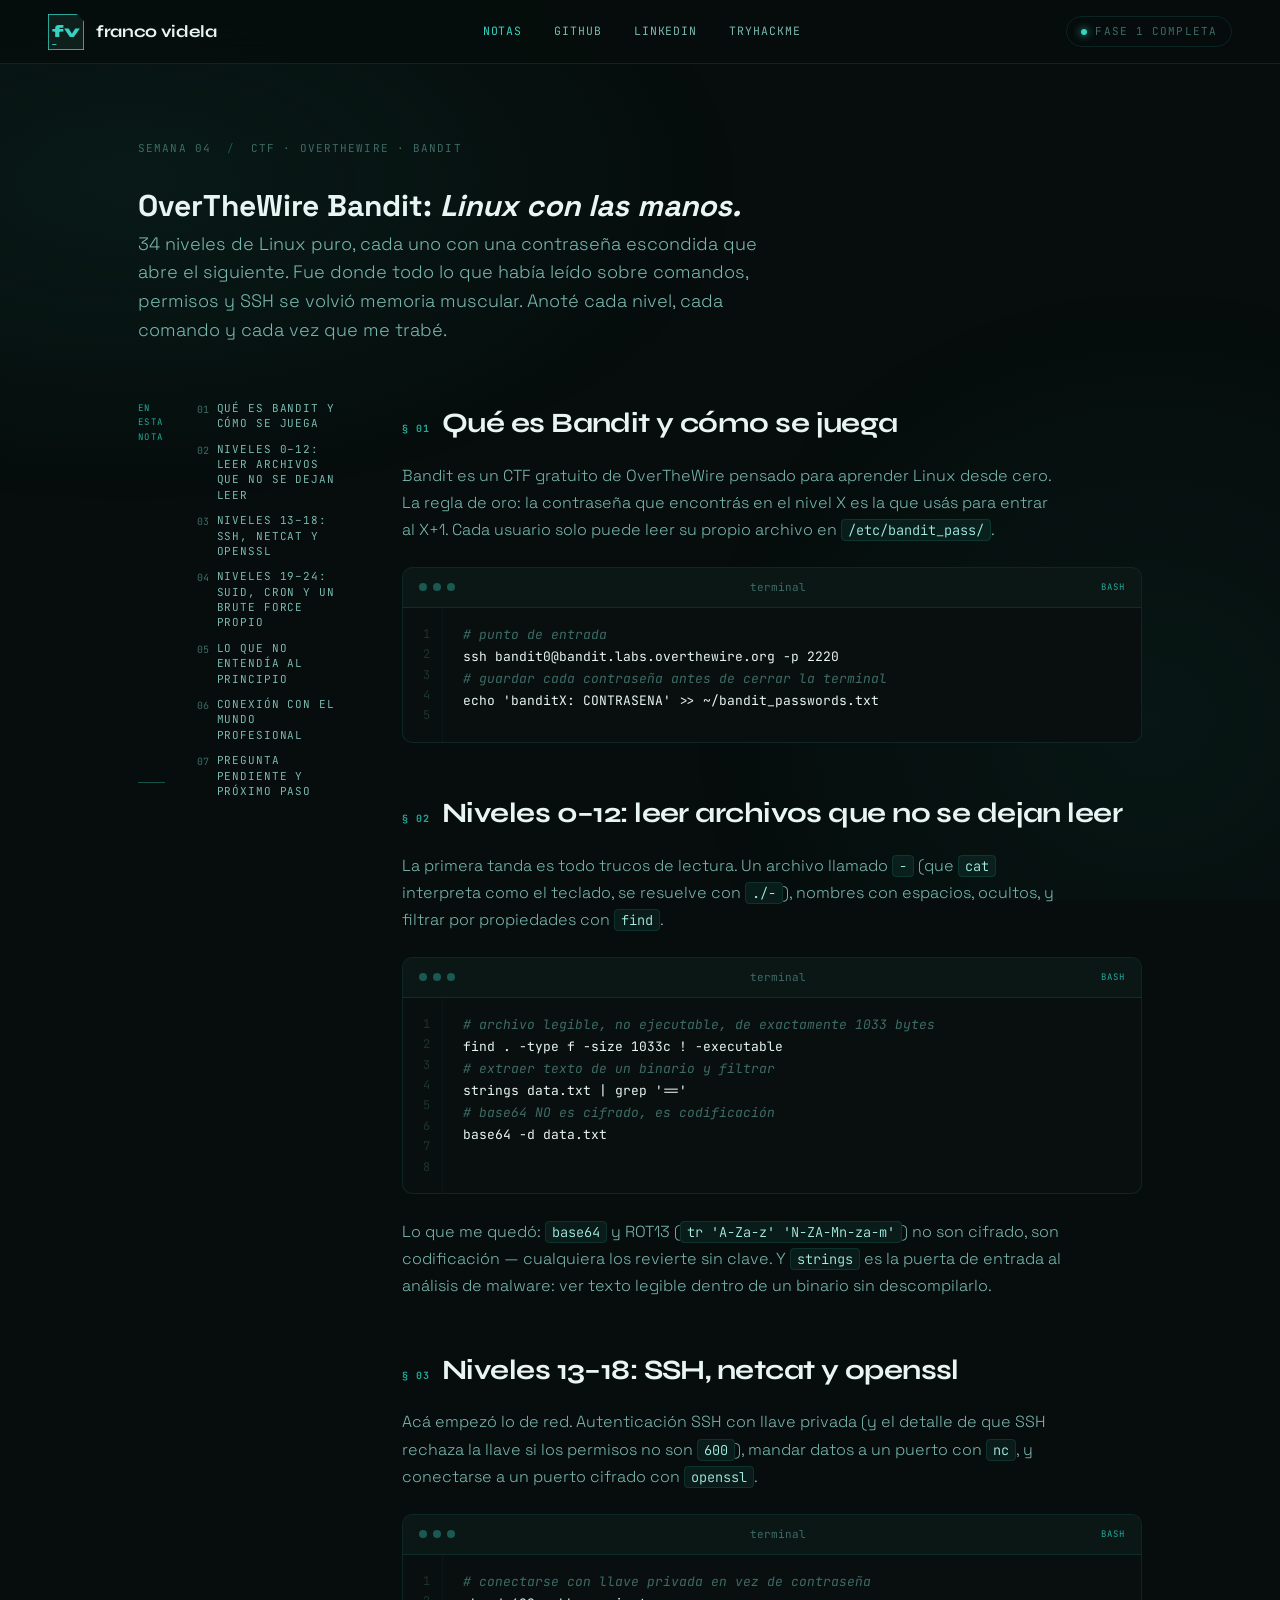
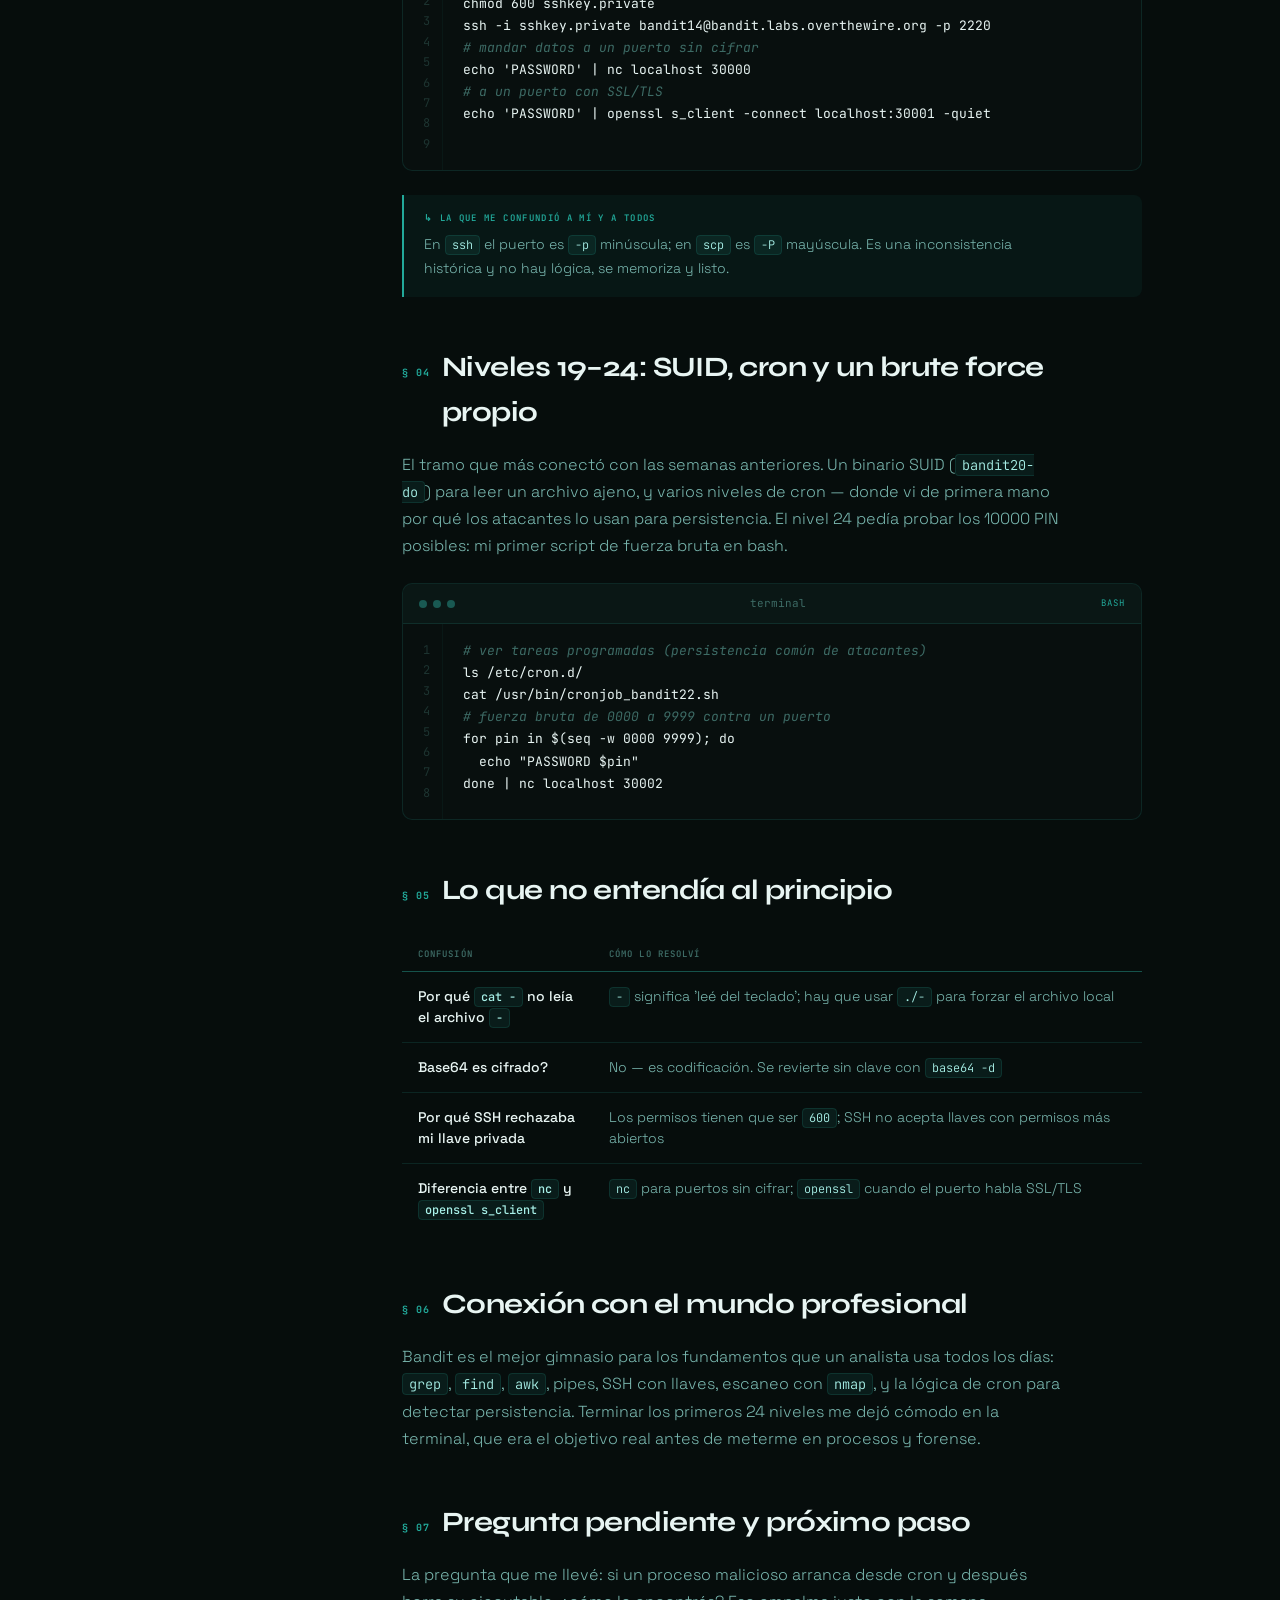
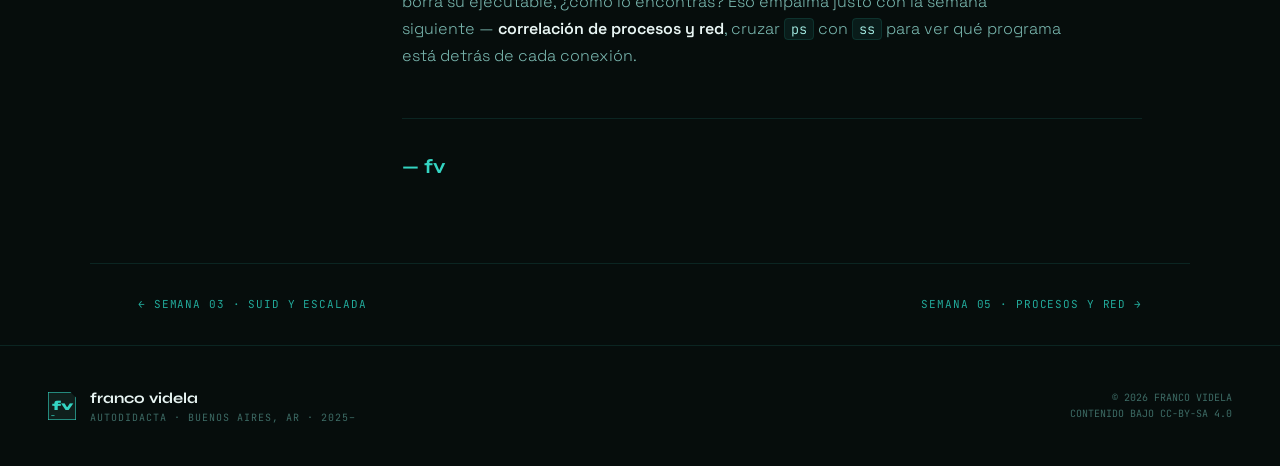
<file: docs/semanas/semana-04.html>
<!doctype html>
<html lang="es">
<head>
<meta charset="utf-8"/>
<meta name="viewport" content="width=device-width, initial-scale=1"/>
<title>Semana 06 — Forense de logs y detección activa · franco videla</title>
<link rel="preconnect" href="https://fonts.googleapis.com"/>
<link rel="preconnect" href="https://fonts.gstatic.com" crossorigin/>
<link href="https://fonts.googleapis.com/css2?family=Syne:wght@400;500;600;700;800&family=Space+Grotesk:wght@300;400;500;600&family=JetBrains+Mono:wght@400;500&display=swap" rel="stylesheet"/>
<style>
* { margin: 0; padding: 0; box-sizing: border-box; }
:root {
  --bg-deep:    #060d0c;
  --bg-card:    #0f1f1c;
  --bg-code:    #080f0e;
  --teal-400:   #22a99a;
  --teal-300:   #34d4c2;
  --teal-100:   #a8f0e8;
  --amber:      #e5a85a;
  --sage:       #b7c99a;
  --critical:   #e57373;
  --text-prime: #e8f5f3;
  --text-sec:   #7ab8b0;
  --text-muted: #3d6b65;
  --border:     rgba(52,212,194,0.12);
  --border-hot: rgba(52,212,194,0.35);
  --ff-head:  "Syne", sans-serif;
  --ff-body:  "Space Grotesk", sans-serif;
  --ff-mono:  "JetBrains Mono", monospace;
}
html { scroll-behavior: smooth; }
body { background: var(--bg-deep); color: var(--text-prime); font-family: var(--ff-body); font-size: 15px; line-height: 1.6; overflow-x: hidden; }
.mesh { position: fixed; inset: 0; pointer-events: none; z-index: 0; background: radial-gradient(ellipse 80% 60% at 10% 20%, rgba(26,122,110,0.12) 0%, transparent 60%), radial-gradient(ellipse 60% 80% at 90% 80%, rgba(13,78,70,0.15) 0%, transparent 60%); }

/* HEADER */
header { position: fixed; top: 0; left: 0; right: 0; z-index: 100; display: flex; align-items: center; justify-content: space-between; padding: 0 48px; height: 64px; background: rgba(6,13,12,0.85); backdrop-filter: blur(20px); border-bottom: 1px solid var(--border); }
.logo-link { display: flex; align-items: center; gap: 12px; text-decoration: none; }
.logo-name { font-family: var(--ff-head); font-size: 17px; font-weight: 700; color: var(--text-prime); letter-spacing: -0.02em; }
nav { display: flex; gap: 32px; }
nav a { font-family: var(--ff-mono); font-size: 11.5px; text-transform: uppercase; letter-spacing: 0.08em; color: var(--text-sec); text-decoration: none; transition: color 0.2s; }
nav a:hover, nav a.active { color: var(--teal-300); }
.status-badge { display: flex; align-items: center; gap: 8px; font-family: var(--ff-mono); font-size: 11px; text-transform: uppercase; letter-spacing: 0.1em; color: var(--text-muted); padding: 6px 14px; border: 1px solid var(--border); border-radius: 99px; }
.status-dot { width: 6px; height: 6px; border-radius: 50%; background: var(--teal-300); box-shadow: 0 0 8px var(--teal-300); animation: pulse 2s infinite; }
@keyframes pulse { 0%,100%{opacity:1;box-shadow:0 0 8px var(--teal-300)}50%{opacity:.6;box-shadow:0 0 16px var(--teal-300)} }

/* ARTICLE LAYOUT */
.article-wrap { position: relative; z-index: 1; max-width: 1100px; margin: 0 auto; padding: 100px 48px 80px; }
.article-meta { display: flex; gap: 16px; flex-wrap: wrap; font-family: var(--ff-mono); font-size: 11px; text-transform: uppercase; letter-spacing: 0.1em; color: var(--text-muted); margin-bottom: 24px; margin-top: 40px; }
.article-meta .sep { color: var(--border-hot); }
.article h1 { font-family: var(--ff-head); font-size: clamp(36px,5vw,64px); font-weight: 800; line-height: 1.05; letter-spacing: -0.03em; color: var(--text-prime); margin-bottom: 20px; max-width: 20ch; }
.article h1 em { font-style: normal; color: var(--teal-300); }
.lede { font-size: 18px; color: var(--text-sec); line-height: 1.6; max-width: 60ch; margin-bottom: 56px; font-weight: 300; }

.article-body { display: grid; grid-template-columns: 200px 1fr; gap: 64px; }

/* TOC */
.toc { position: sticky; top: 90px; align-self: start; }
.toc-label { font-family: var(--ff-mono); font-size: 9px; text-transform: uppercase; letter-spacing: 0.15em; color: var(--teal-400); margin-bottom: 16px; padding-bottom: 10px; border-bottom: 1px solid var(--border-hot); }
.toc ol { list-style: none; counter-reset: toc; display: grid; gap: 10px; }
.toc li { counter-increment: toc; display: flex; gap: 8px; }
.toc li::before { content: counter(toc, decimal-leading-zero); font-family: var(--ff-mono); font-size: 10px; color: var(--text-muted); flex-shrink: 0; margin-top: 1px; }
.toc a { font-family: var(--ff-mono); font-size: 11px; color: var(--text-sec); text-decoration: none; line-height: 1.4; transition: color 0.2s; }
.toc a:hover { color: var(--teal-300); }

/* PROSE */
.prose h2 { font-family: var(--ff-head); font-size: 28px; font-weight: 700; color: var(--text-prime); letter-spacing: -0.02em; margin: 48px 0 16px; display: flex; align-items: baseline; gap: 12px; }
.prose h2:first-child { margin-top: 0; }
.prose h2 .num { font-family: var(--ff-mono); font-size: 10px; color: var(--teal-400); letter-spacing: 0.1em; flex-shrink: 0; }
.prose p { font-size: 16px; color: var(--text-sec); line-height: 1.7; margin-bottom: 16px; max-width: 66ch; font-weight: 300; }
.prose strong { color: var(--text-prime); font-weight: 600; }
.prose a { color: var(--teal-300); text-decoration: none; border-bottom: 1px solid rgba(52,212,194,0.3); }
.prose ul { list-style: none; margin: 0 0 20px; display: grid; gap: 8px; }
.prose ul li { position: relative; padding-left: 20px; font-size: 15px; color: var(--text-sec); line-height: 1.6; max-width: 66ch; font-weight: 300; }
.prose ul li::before { content: ""; position: absolute; left: 0; top: 0.75em; width: 8px; height: 1px; background: var(--teal-400); }

/* CODE BLOCKS */
.code-block { background: var(--bg-code); border: 1px solid var(--border); border-radius: 10px; overflow: hidden; margin: 24px 0; font-family: var(--ff-mono); font-size: 13px; line-height: 1.7; }
.code-head { display: flex; align-items: center; justify-content: space-between; padding: 10px 16px; background: rgba(52,212,194,0.04); border-bottom: 1px solid var(--border); }
.code-dots { display: flex; gap: 6px; }
.code-dots span { width: 8px; height: 8px; border-radius: 50%; background: var(--border-hot); }
.code-file { font-size: 11px; color: var(--text-muted); }
.code-file b { color: var(--teal-100); font-weight: 500; }
.code-lang { font-size: 9px; color: var(--teal-400); text-transform: uppercase; letter-spacing: 0.12em; }
.code-body { display: grid; grid-template-columns: 40px 1fr; }
.code-gutter { padding: 16px 12px; text-align: right; color: var(--text-muted); opacity: 0.4; user-select: none; border-right: 1px solid var(--border); font-size: 12px; }
.code-gutter span { display: block; line-height: 1.7; }
.code-lines { padding: 16px 20px; white-space: pre; overflow-x: auto; }
.code-lines .ln { display: block; }
.tok-cmt { color: #3d6b65; font-style: italic; }
.tok-fn  { color: #f0d78c; }
.tok-str { color: var(--sage); }
.tok-var { color: var(--text-sec); }
.tok-num { color: #e89a6a; }

/* INLINE CODE */
code { font-family: var(--ff-mono); font-size: 0.85em; background: rgba(52,212,194,0.08); border: 1px solid var(--border); border-radius: 4px; padding: 1px 6px; color: var(--teal-100); }

/* CALLOUTS */
.callout { border-left: 2px solid var(--teal-400); background: rgba(52,212,194,0.05); padding: 16px 20px; margin: 24px 0; border-radius: 0 8px 8px 0; }
.callout-label { font-family: var(--ff-mono); font-size: 9px; text-transform: uppercase; letter-spacing: 0.15em; color: var(--teal-400); display: block; margin-bottom: 8px; font-weight: 600; }
.callout p { font-size: 14px; margin: 0; }
.callout.crit { border-color: var(--critical); background: rgba(229,115,115,0.05); }
.callout.crit .callout-label { color: var(--critical); }

/* CONFUSION TABLE */
.table-wrap { overflow-x: auto; margin: 24px 0; }
table { width: 100%; border-collapse: collapse; font-size: 14px; }
thead th { font-family: var(--ff-mono); font-size: 9px; text-transform: uppercase; letter-spacing: 0.12em; color: var(--text-muted); text-align: left; padding: 10px 16px; border-bottom: 1px solid var(--border-hot); font-weight: 600; }
tbody td { padding: 14px 16px; border-bottom: 1px solid var(--border); color: var(--text-sec); line-height: 1.5; vertical-align: top; font-weight: 300; }
tbody td:first-child { color: var(--text-prime); font-weight: 500; max-width: 200px; }
tbody tr:last-child td { border-bottom: 0; }
tbody tr:hover td { background: rgba(52,212,194,0.03); }

/* SIGN OFF */
.sign-off { margin-top: 48px; padding-top: 32px; border-top: 1px solid var(--border); font-family: var(--ff-head); font-size: 20px; font-weight: 700; color: var(--teal-300); }

/* NAV BETWEEN WEEKS */
.week-nav { position: relative; z-index: 1; max-width: 1100px; margin: 0 auto; padding: 32px 48px; border-top: 1px solid var(--border); display: flex; justify-content: space-between; align-items: center; }
.week-nav a { font-family: var(--ff-mono); font-size: 11px; text-transform: uppercase; letter-spacing: 0.08em; color: var(--teal-400); text-decoration: none; transition: color 0.2s; }
.week-nav a:hover { color: var(--teal-300); }

/* FOOTER */
footer { position: relative; z-index: 1; border-top: 1px solid var(--border); padding: 40px 48px; display: flex; justify-content: space-between; align-items: center; }
.footer-left { display: flex; align-items: center; gap: 14px; }
.footer-name { font-family: var(--ff-head); font-size: 15px; font-weight: 700; color: var(--text-prime); }
.footer-sub { font-family: var(--ff-mono); font-size: 10px; color: var(--text-muted); text-transform: uppercase; letter-spacing: 0.1em; }
.footer-right { font-family: var(--ff-mono); font-size: 10px; color: var(--text-muted); text-transform: uppercase; text-align: right; }

.reveal { opacity: 0; transform: translateY(20px); transition: opacity 0.5s ease, transform 0.5s ease; }
.reveal.visible { opacity: 1; transform: translateY(0); }
.reveal-delay-1{transition-delay:.1s}.reveal-delay-2{transition-delay:.2s}

@media(max-width:900px){header{padding:0 24px}.status-badge{display:none}.article-wrap{padding:90px 24px 60px}.article-body{grid-template-columns:1fr}.toc{position:static;margin-bottom:40px}.week-nav{padding:24px}.footer{padding:32px 24px;flex-direction:column;gap:16px;text-align:center}}

/* FIGURES (screenshots) */
figure { margin: 28px 0; border: 1px solid var(--border); border-radius: 12px; overflow: hidden; background: var(--bg-code); }
figure img { display: block; width: 100%; height: auto; border-bottom: 1px solid var(--border); }
figcaption { padding: 12px 16px; font-family: var(--ff-mono); font-size: 11.5px; line-height: 1.55; color: var(--text-muted); }
figcaption b { color: var(--text-sec); font-weight: 500; }
</style>
</head>
<body>
<div class="mesh"></div>

<header>
  <a href="../index.html" class="logo-link">
    <svg width="36" height="36" viewBox="0 0 120 120" xmlns="http://www.w3.org/2000/svg">
      <defs><clipPath id="c"><path d="M0 0 H96 L120 24 V120 H0 Z"/></clipPath></defs>
      <g clip-path="url(#c)">
        <rect width="120" height="120" fill="#0f1f1c"/>
        <rect width="120" height="120" fill="none" stroke="#34d4c2" stroke-width="5"/>
        <text x="60" y="78" font-family="Syne,sans-serif" font-size="58" font-weight="800" fill="#34d4c2" text-anchor="middle">fv</text>
        <rect x="14" y="100" width="14" height="3" fill="#34d4c2"/>
      </g>
    </svg>
    <span class="logo-name">franco videla</span>
  </a>
  <nav>
    <a href="../index.html" class="active">notas</a>
    <a href="https://github.com/fraancovidela/cybersecurity-journey" target="_blank">github</a>
    <a href="https://linkedin.com/in/fraancovidela" target="_blank">linkedin</a>
    <a href="https://tryhackme.com/p/fraancovidela" target="_blank">tryhackme</a>
  </nav>
  <div class="status-badge">
    <span class="status-dot"></span>
    fase 1 completa
  </div>
</header>
<div class="article-wrap">
  <div class="article-meta reveal">
    <span>Semana 04</span>
    <span class="sep">/</span>
    <span>CTF · OverTheWire · Bandit</span>
  </div>

  <h1 class="reveal reveal-delay-1">OverTheWire Bandit: <em>Linux con las manos.</em></h1>
  <p class="lede reveal reveal-delay-2">34 niveles de Linux puro, cada uno con una contraseña escondida que abre el siguiente. Fue donde todo lo que había leído sobre comandos, permisos y SSH se volvió memoria muscular. Anoté cada nivel, cada comando y cada vez que me trabé.</p>

  <div class="article-body">
    <nav class="toc reveal">
      <div class="toc-label">En esta nota</div>
      <ol><li><a href="#que">Qué es Bandit y cómo se juega</a></li><li><a href="#archivos">Niveles 0–12: leer archivos que no se dejan leer</a></li><li><a href="#red">Niveles 13–18: SSH, netcat y openssl</a></li><li><a href="#cron">Niveles 19–24: SUID, cron y un brute force propio</a></li><li><a href="#confusiones">Lo que no entendía al principio</a></li><li><a href="#profesional">Conexión con el mundo profesional</a></li><li><a href="#pendiente">Pregunta pendiente y próximo paso</a></li></ol>
    </nav>

    <div class="prose reveal reveal-delay-1">

      <h2 id="que"><span class="num">§ 01</span> Qué es Bandit y cómo se juega</h2>
      <p>Bandit es un CTF gratuito de OverTheWire pensado para aprender Linux desde cero. La regla de oro: la contraseña que encontrás en el nivel X es la que usás para entrar al X+1. Cada usuario solo puede leer su propio archivo en <code>/etc/bandit_pass/</code>.</p>
      <div class="code-block"><div class="code-head"><div class="code-dots"><span></span><span></span><span></span></div><span class="code-file">terminal</span><span class="code-lang">bash</span></div><div class="code-body"><div class="code-gutter"><span>1</span><span>2</span><span>3</span><span>4</span><span>5</span></div><div class="code-lines"><span class="ln"><span class="tok-cmt"># punto de entrada</span></span><span class="ln">ssh bandit0@bandit.labs.overthewire.org -p 2220</span><span class="ln"></span><span class="ln"><span class="tok-cmt"># guardar cada contraseña antes de cerrar la terminal</span></span><span class="ln">echo 'banditX: CONTRASENA' &gt;&gt; ~/bandit_passwords.txt</span></div></div></div>
      <h2 id="archivos"><span class="num">§ 02</span> Niveles 0–12: leer archivos que no se dejan leer</h2>
      <p>La primera tanda es todo trucos de lectura. Un archivo llamado <code>-</code> (que <code>cat</code> interpreta como el teclado, se resuelve con <code>./-</code>), nombres con espacios, ocultos, y filtrar por propiedades con <code>find</code>.</p>
      <div class="code-block"><div class="code-head"><div class="code-dots"><span></span><span></span><span></span></div><span class="code-file">terminal</span><span class="code-lang">bash</span></div><div class="code-body"><div class="code-gutter"><span>1</span><span>2</span><span>3</span><span>4</span><span>5</span><span>6</span><span>7</span><span>8</span></div><div class="code-lines"><span class="ln"><span class="tok-cmt"># archivo legible, no ejecutable, de exactamente 1033 bytes</span></span><span class="ln">find . -type f -size 1033c ! -executable</span><span class="ln"></span><span class="ln"><span class="tok-cmt"># extraer texto de un binario y filtrar</span></span><span class="ln">strings data.txt | grep '=='</span><span class="ln"></span><span class="ln"><span class="tok-cmt"># base64 NO es cifrado, es codificación</span></span><span class="ln">base64 -d data.txt</span></div></div></div>
      <p>Lo que me quedó: <code>base64</code> y ROT13 (<code>tr 'A-Za-z' 'N-ZA-Mn-za-m'</code>) no son cifrado, son codificación — cualquiera los revierte sin clave. Y <code>strings</code> es la puerta de entrada al análisis de malware: ver texto legible dentro de un binario sin descompilarlo.</p>
      <h2 id="red"><span class="num">§ 03</span> Niveles 13–18: SSH, netcat y openssl</h2>
      <p>Acá empezó lo de red. Autenticación SSH con llave privada (y el detalle de que SSH rechaza la llave si los permisos no son <code>600</code>), mandar datos a un puerto con <code>nc</code>, y conectarse a un puerto cifrado con <code>openssl</code>.</p>
      <div class="code-block"><div class="code-head"><div class="code-dots"><span></span><span></span><span></span></div><span class="code-file">terminal</span><span class="code-lang">bash</span></div><div class="code-body"><div class="code-gutter"><span>1</span><span>2</span><span>3</span><span>4</span><span>5</span><span>6</span><span>7</span><span>8</span><span>9</span></div><div class="code-lines"><span class="ln"><span class="tok-cmt"># conectarse con llave privada en vez de contraseña</span></span><span class="ln">chmod 600 sshkey.private</span><span class="ln">ssh -i sshkey.private bandit14@bandit.labs.overthewire.org -p 2220</span><span class="ln"></span><span class="ln"><span class="tok-cmt"># mandar datos a un puerto sin cifrar</span></span><span class="ln">echo 'PASSWORD' | nc localhost 30000</span><span class="ln"></span><span class="ln"><span class="tok-cmt"># a un puerto con SSL/TLS</span></span><span class="ln">echo 'PASSWORD' | openssl s_client -connect localhost:30001 -quiet</span></div></div></div>
      <div class="callout"><span class="callout-label">↳ La que me confundió a mí y a todos</span><p>En <code>ssh</code> el puerto es <code>-p</code> minúscula; en <code>scp</code> es <code>-P</code> mayúscula. Es una inconsistencia histórica y no hay lógica, se memoriza y listo.</p></div>
      <h2 id="cron"><span class="num">§ 04</span> Niveles 19–24: SUID, cron y un brute force propio</h2>
      <p>El tramo que más conectó con las semanas anteriores. Un binario SUID (<code>bandit20-do</code>) para leer un archivo ajeno, y varios niveles de cron — donde vi de primera mano por qué los atacantes lo usan para persistencia. El nivel 24 pedía probar los 10000 PIN posibles: mi primer script de fuerza bruta en bash.</p>
      <div class="code-block"><div class="code-head"><div class="code-dots"><span></span><span></span><span></span></div><span class="code-file">terminal</span><span class="code-lang">bash</span></div><div class="code-body"><div class="code-gutter"><span>1</span><span>2</span><span>3</span><span>4</span><span>5</span><span>6</span><span>7</span><span>8</span></div><div class="code-lines"><span class="ln"><span class="tok-cmt"># ver tareas programadas (persistencia común de atacantes)</span></span><span class="ln">ls /etc/cron.d/</span><span class="ln">cat /usr/bin/cronjob_bandit22.sh</span><span class="ln"></span><span class="ln"><span class="tok-cmt"># fuerza bruta de 0000 a 9999 contra un puerto</span></span><span class="ln">for pin in $(seq -w 0000 9999); do</span><span class="ln">  echo "PASSWORD $pin"</span><span class="ln">done | nc localhost 30002</span></div></div></div>
      <h2 id="confusiones"><span class="num">§ 05</span> Lo que no entendía al principio</h2>
      <div class="table-wrap"><table><thead><tr><th>Confusión</th><th>Cómo lo resolví</th></tr></thead><tbody><tr><td>Por qué <code>cat -</code> no leía el archivo <code>-</code></td><td><code>-</code> significa 'leé del teclado'; hay que usar <code>./-</code> para forzar el archivo local</td></tr><tr><td>Base64 es cifrado?</td><td>No — es codificación. Se revierte sin clave con <code>base64 -d</code></td></tr><tr><td>Por qué SSH rechazaba mi llave privada</td><td>Los permisos tienen que ser <code>600</code>; SSH no acepta llaves con permisos más abiertos</td></tr><tr><td>Diferencia entre <code>nc</code> y <code>openssl s_client</code></td><td><code>nc</code> para puertos sin cifrar; <code>openssl</code> cuando el puerto habla SSL/TLS</td></tr></tbody></table></div>
      <h2 id="profesional"><span class="num">§ 06</span> Conexión con el mundo profesional</h2>
      <p>Bandit es el mejor gimnasio para los fundamentos que un analista usa todos los días: <code>grep</code>, <code>find</code>, <code>awk</code>, pipes, SSH con llaves, escaneo con <code>nmap</code>, y la lógica de cron para detectar persistencia. Terminar los primeros 24 niveles me dejó cómodo en la terminal, que era el objetivo real antes de meterme en procesos y forense.</p>
      <h2 id="pendiente"><span class="num">§ 07</span> Pregunta pendiente y próximo paso</h2>
      <p>La pregunta que me llevé: si un proceso malicioso arranca desde cron y después borra su ejecutable, ¿cómo lo encontrás? Eso empalma justo con la semana siguiente — <strong>correlación de procesos y red</strong>, cruzar <code>ps</code> con <code>ss</code> para ver qué programa está detrás de cada conexión.</p>

      <div class="sign-off">— fv</div>
    </div>
  </div>
</div>

<div class="week-nav">
  <a href="semana-03.html">← Semana 03 · SUID y escalada</a>
  <a href="semana-05.html">Semana 05 · Procesos y red →</a>
</div>

<footer>
  <div class="footer-left">
    <svg width="28" height="28" viewBox="0 0 120 120" xmlns="http://www.w3.org/2000/svg">
      <defs><clipPath id="cf"><path d="M0 0 H96 L120 24 V120 H0 Z"/></clipPath></defs>
      <g clip-path="url(#cf)">
        <rect width="120" height="120" fill="#0f1f1c"/>
        <rect width="120" height="120" fill="none" stroke="#34d4c2" stroke-width="5"/>
        <text x="60" y="78" font-family="Syne,sans-serif" font-size="58" font-weight="800" fill="#34d4c2" text-anchor="middle">fv</text>
        <rect x="14" y="100" width="14" height="3" fill="#34d4c2"/>
      </g>
    </svg>
    <div>
      <div class="footer-name">franco videla</div>
      <div class="footer-sub">autodidacta · buenos aires, ar · 2025–</div>
    </div>
  </div>
  <div class="footer-right">
    <div>© 2026 franco videla</div>
    <div>contenido bajo cc-by-sa 4.0</div>
  </div>
</footer>

<script>
const observer = new IntersectionObserver((entries) => {
  entries.forEach(entry => { if (entry.isIntersecting) entry.target.classList.add('visible'); });
}, { threshold: 0.08 });
document.querySelectorAll('.reveal').forEach(el => observer.observe(el));
setTimeout(() => document.querySelectorAll('.article-wrap .reveal').forEach(el => el.classList.add('visible')), 100);
</script>
</body>
</html>
</file>
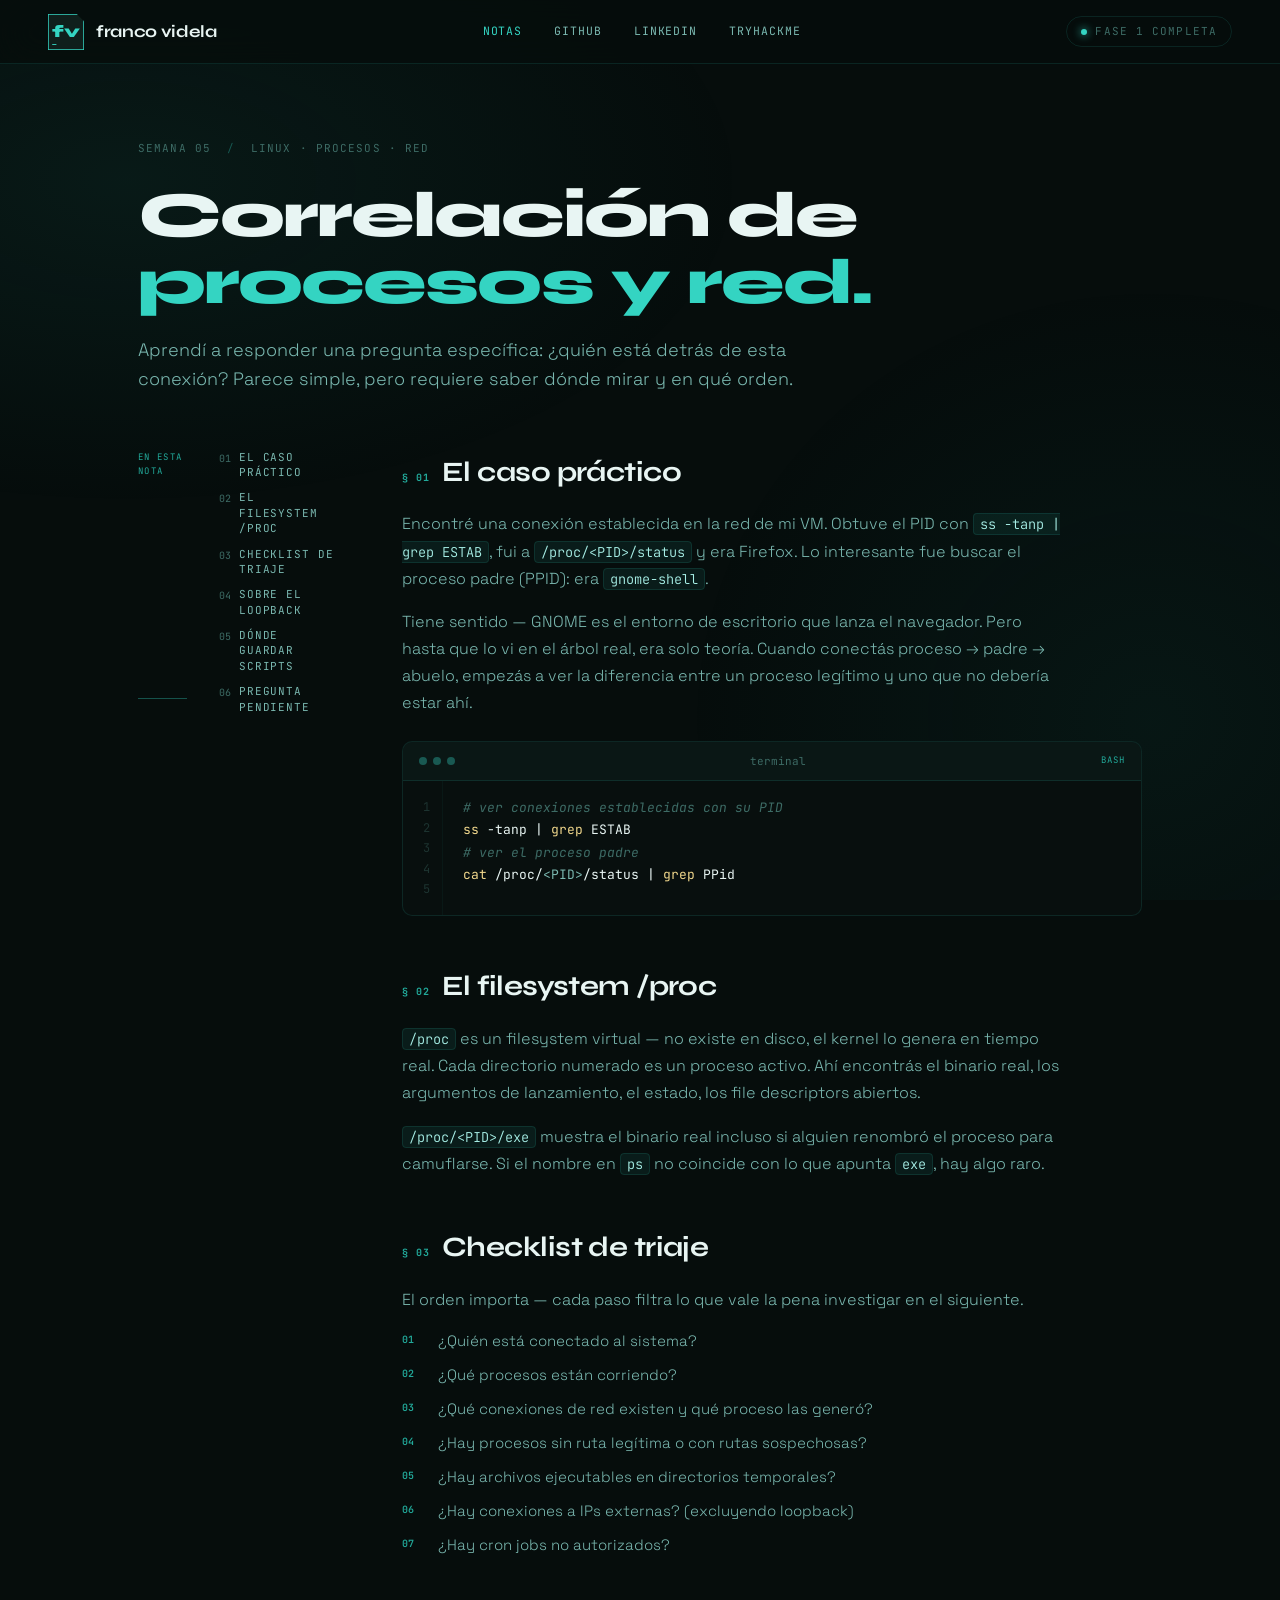
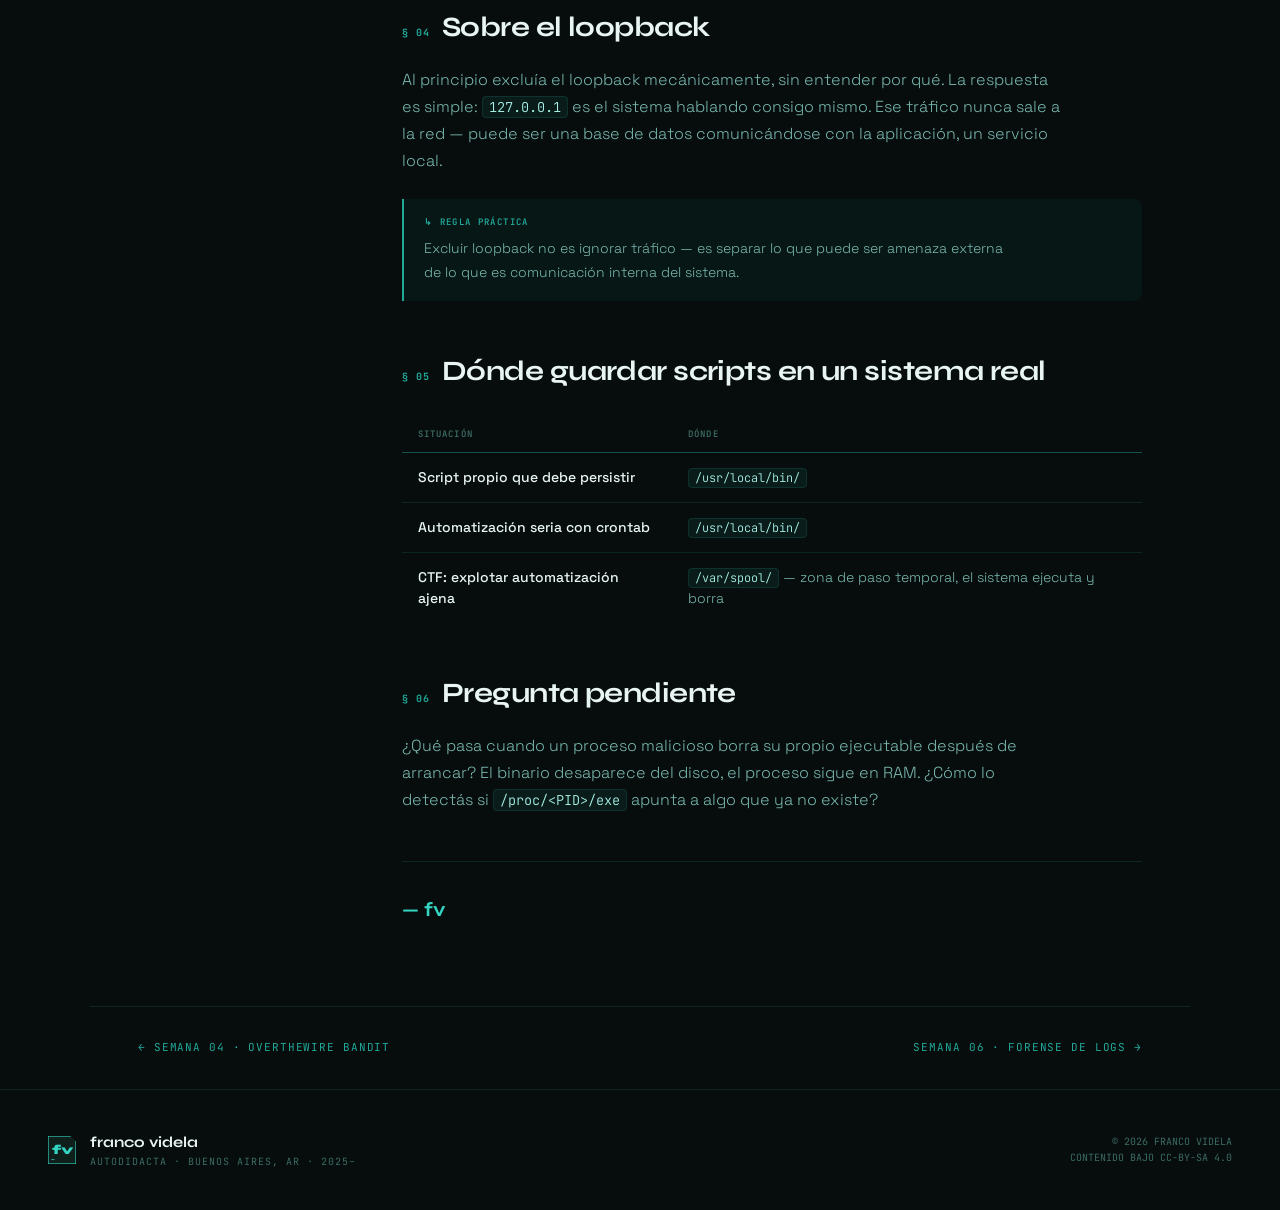
<file: docs/semanas/semana-05.html>
<!doctype html>
<html lang="es">
<head>
<meta charset="utf-8"/>
<meta name="viewport" content="width=device-width, initial-scale=1"/>
<title>Semana 05 — Correlación de procesos y red · franco videla</title>
<link rel="preconnect" href="https://fonts.googleapis.com"/>
<link rel="preconnect" href="https://fonts.gstatic.com" crossorigin/>
<link href="https://fonts.googleapis.com/css2?family=Syne:wght@400;500;600;700;800&family=Space+Grotesk:wght@300;400;500;600&family=JetBrains+Mono:wght@400;500&display=swap" rel="stylesheet"/>
<style>
* { margin: 0; padding: 0; box-sizing: border-box; }
:root {
  --bg-deep:    #060d0c;
  --bg-card:    #0f1f1c;
  --bg-code:    #080f0e;
  --teal-400:   #22a99a;
  --teal-300:   #34d4c2;
  --teal-100:   #a8f0e8;
  --sage:       #b7c99a;
  --text-prime: #e8f5f3;
  --text-sec:   #7ab8b0;
  --text-muted: #3d6b65;
  --border:     rgba(52,212,194,0.12);
  --border-hot: rgba(52,212,194,0.35);
  --ff-head:  "Syne", sans-serif;
  --ff-body:  "Space Grotesk", sans-serif;
  --ff-mono:  "JetBrains Mono", monospace;
}
html { scroll-behavior: smooth; }
body { background: var(--bg-deep); color: var(--text-prime); font-family: var(--ff-body); font-size: 15px; line-height: 1.6; overflow-x: hidden; }
.mesh { position: fixed; inset: 0; pointer-events: none; z-index: 0; background: radial-gradient(ellipse 80% 60% at 10% 20%, rgba(26,122,110,0.12) 0%, transparent 60%), radial-gradient(ellipse 60% 80% at 90% 80%, rgba(13,78,70,0.15) 0%, transparent 60%); }
header { position: fixed; top: 0; left: 0; right: 0; z-index: 100; display: flex; align-items: center; justify-content: space-between; padding: 0 48px; height: 64px; background: rgba(6,13,12,0.85); backdrop-filter: blur(20px); border-bottom: 1px solid var(--border); }
.logo-link { display: flex; align-items: center; gap: 12px; text-decoration: none; }
.logo-name { font-family: var(--ff-head); font-size: 17px; font-weight: 700; color: var(--text-prime); letter-spacing: -0.02em; }
nav { display: flex; gap: 32px; }
nav a { font-family: var(--ff-mono); font-size: 11.5px; text-transform: uppercase; letter-spacing: 0.08em; color: var(--text-sec); text-decoration: none; transition: color 0.2s; }
nav a:hover, nav a.active { color: var(--teal-300); }
.status-badge { display: flex; align-items: center; gap: 8px; font-family: var(--ff-mono); font-size: 11px; text-transform: uppercase; letter-spacing: 0.1em; color: var(--text-muted); padding: 6px 14px; border: 1px solid var(--border); border-radius: 99px; }
.status-dot { width: 6px; height: 6px; border-radius: 50%; background: var(--teal-300); box-shadow: 0 0 8px var(--teal-300); animation: pulse 2s infinite; }
@keyframes pulse { 0%,100%{opacity:1;box-shadow:0 0 8px var(--teal-300)}50%{opacity:.6;box-shadow:0 0 16px var(--teal-300)} }
.article-wrap { position: relative; z-index: 1; max-width: 1100px; margin: 0 auto; padding: 100px 48px 80px; }
.article-meta { display: flex; gap: 16px; flex-wrap: wrap; font-family: var(--ff-mono); font-size: 11px; text-transform: uppercase; letter-spacing: 0.1em; color: var(--text-muted); margin-bottom: 24px; margin-top: 40px; }
.article-meta .sep { color: var(--border-hot); }
.article-wrap h1 { font-family: var(--ff-head); font-size: clamp(36px,5vw,64px); font-weight: 800; line-height: 1.05; letter-spacing: -0.03em; color: var(--text-prime); margin-bottom: 20px; max-width: 20ch; }
.article-wrap h1 em { font-style: normal; color: var(--teal-300); }
.lede { font-size: 18px; color: var(--text-sec); line-height: 1.6; max-width: 60ch; margin-bottom: 56px; font-weight: 300; }
.article-body { display: grid; grid-template-columns: 200px 1fr; gap: 64px; }
.toc { position: sticky; top: 90px; align-self: start; }
.toc-label { font-family: var(--ff-mono); font-size: 9px; text-transform: uppercase; letter-spacing: 0.15em; color: var(--teal-400); margin-bottom: 16px; padding-bottom: 10px; border-bottom: 1px solid var(--border-hot); }
.toc ol { list-style: none; counter-reset: toc; display: grid; gap: 10px; }
.toc li { counter-increment: toc; display: flex; gap: 8px; }
.toc li::before { content: counter(toc, decimal-leading-zero); font-family: var(--ff-mono); font-size: 10px; color: var(--text-muted); flex-shrink: 0; margin-top: 1px; }
.toc a { font-family: var(--ff-mono); font-size: 11px; color: var(--text-sec); text-decoration: none; line-height: 1.4; transition: color 0.2s; }
.toc a:hover { color: var(--teal-300); }
.prose h2 { font-family: var(--ff-head); font-size: 28px; font-weight: 700; color: var(--text-prime); letter-spacing: -0.02em; margin: 48px 0 16px; display: flex; align-items: baseline; gap: 12px; }
.prose h2:first-child { margin-top: 0; }
.prose h2 .num { font-family: var(--ff-mono); font-size: 10px; color: var(--teal-400); letter-spacing: 0.1em; flex-shrink: 0; }
.prose p { font-size: 16px; color: var(--text-sec); line-height: 1.7; margin-bottom: 16px; max-width: 66ch; font-weight: 300; }
.prose strong { color: var(--text-prime); font-weight: 600; }
.prose ul { list-style: none; margin: 0 0 20px; display: grid; gap: 8px; }
.prose ul li { position: relative; padding-left: 20px; font-size: 15px; color: var(--text-sec); line-height: 1.6; max-width: 66ch; font-weight: 300; }
.prose ul li::before { content: ""; position: absolute; left: 0; top: 0.75em; width: 8px; height: 1px; background: var(--teal-400); }
.checklist { list-style: none; margin: 0 0 24px; display: grid; gap: 10px; counter-reset: step; }
.checklist li { counter-increment: step; position: relative; padding-left: 36px; font-size: 15px; color: var(--text-sec); line-height: 1.6; font-weight: 300; }
.checklist li::before { content: counter(step, decimal-leading-zero); position: absolute; left: 0; font-family: var(--ff-mono); font-size: 10px; color: var(--teal-400); font-weight: 600; top: 3px; }
.code-block { background: var(--bg-code); border: 1px solid var(--border); border-radius: 10px; overflow: hidden; margin: 24px 0; font-family: var(--ff-mono); font-size: 13px; line-height: 1.7; }
.code-head { display: flex; align-items: center; justify-content: space-between; padding: 10px 16px; background: rgba(52,212,194,0.04); border-bottom: 1px solid var(--border); }
.code-dots { display: flex; gap: 6px; }
.code-dots span { width: 8px; height: 8px; border-radius: 50%; background: var(--border-hot); }
.code-file { font-size: 11px; color: var(--text-muted); }
.code-file b { color: var(--teal-100); font-weight: 500; }
.code-lang { font-size: 9px; color: var(--teal-400); text-transform: uppercase; letter-spacing: 0.12em; }
.code-body { display: grid; grid-template-columns: 40px 1fr; }
.code-gutter { padding: 16px 12px; text-align: right; color: var(--text-muted); opacity: 0.4; user-select: none; border-right: 1px solid var(--border); font-size: 12px; }
.code-gutter span { display: block; line-height: 1.7; }
.code-lines { padding: 16px 20px; white-space: pre; overflow-x: auto; }
.code-lines .ln { display: block; }
.tok-cmt { color: #3d6b65; font-style: italic; }
.tok-fn  { color: #f0d78c; }
.tok-str { color: var(--sage); }
.tok-var { color: var(--text-sec); }
code { font-family: var(--ff-mono); font-size: 0.85em; background: rgba(52,212,194,0.08); border: 1px solid var(--border); border-radius: 4px; padding: 1px 6px; color: var(--teal-100); }
.callout { border-left: 2px solid var(--teal-400); background: rgba(52,212,194,0.05); padding: 16px 20px; margin: 24px 0; border-radius: 0 8px 8px 0; }
.callout-label { font-family: var(--ff-mono); font-size: 9px; text-transform: uppercase; letter-spacing: 0.15em; color: var(--teal-400); display: block; margin-bottom: 8px; font-weight: 600; }
.callout p { font-size: 14px; margin: 0; }
.table-wrap { overflow-x: auto; margin: 24px 0; }
table { width: 100%; border-collapse: collapse; font-size: 14px; }
thead th { font-family: var(--ff-mono); font-size: 9px; text-transform: uppercase; letter-spacing: 0.12em; color: var(--text-muted); text-align: left; padding: 10px 16px; border-bottom: 1px solid var(--border-hot); font-weight: 600; }
tbody td { padding: 14px 16px; border-bottom: 1px solid var(--border); color: var(--text-sec); line-height: 1.5; vertical-align: top; font-weight: 300; }
tbody td:first-child { color: var(--text-prime); font-weight: 500; }
tbody tr:last-child td { border-bottom: 0; }
tbody tr:hover td { background: rgba(52,212,194,0.03); }
.sign-off { margin-top: 48px; padding-top: 32px; border-top: 1px solid var(--border); font-family: var(--ff-head); font-size: 20px; font-weight: 700; color: var(--teal-300); }
.week-nav { position: relative; z-index: 1; max-width: 1100px; margin: 0 auto; padding: 32px 48px; border-top: 1px solid var(--border); display: flex; justify-content: space-between; align-items: center; }
.week-nav a { font-family: var(--ff-mono); font-size: 11px; text-transform: uppercase; letter-spacing: 0.08em; color: var(--teal-400); text-decoration: none; transition: color 0.2s; }
.week-nav a:hover { color: var(--teal-300); }
.week-nav span { font-family: var(--ff-mono); font-size: 11px; color: var(--text-muted); text-transform: uppercase; letter-spacing: 0.08em; }
footer { position: relative; z-index: 1; border-top: 1px solid var(--border); padding: 40px 48px; display: flex; justify-content: space-between; align-items: center; }
.footer-left { display: flex; align-items: center; gap: 14px; }
.footer-name { font-family: var(--ff-head); font-size: 15px; font-weight: 700; color: var(--text-prime); }
.footer-sub { font-family: var(--ff-mono); font-size: 10px; color: var(--text-muted); text-transform: uppercase; letter-spacing: 0.1em; }
.footer-right { font-family: var(--ff-mono); font-size: 10px; color: var(--text-muted); text-transform: uppercase; text-align: right; }
.reveal { opacity: 0; transform: translateY(20px); transition: opacity 0.5s ease, transform 0.5s ease; }
.reveal.visible { opacity: 1; transform: translateY(0); }
.reveal-delay-1{transition-delay:.1s}.reveal-delay-2{transition-delay:.2s}
@media(max-width:900px){header{padding:0 24px}.status-badge{display:none}.article-wrap{padding:90px 24px 60px}.article-body{grid-template-columns:1fr}.toc{position:static;margin-bottom:40px}.week-nav{padding:24px}footer{padding:32px 24px;flex-direction:column;gap:16px;text-align:center}}
</style>
</head>
<body>
<div class="mesh"></div>
 
<header>
  <a href="../index.html" class="logo-link">
    <svg width="36" height="36" viewBox="0 0 120 120" xmlns="http://www.w3.org/2000/svg">
      <defs><clipPath id="c"><path d="M0 0 H96 L120 24 V120 H0 Z"/></clipPath></defs>
      <g clip-path="url(#c)">
        <rect width="120" height="120" fill="#0f1f1c"/>
        <rect width="120" height="120" fill="none" stroke="#34d4c2" stroke-width="5"/>
        <text x="60" y="78" font-family="Syne,sans-serif" font-size="58" font-weight="800" fill="#34d4c2" text-anchor="middle">fv</text>
        <rect x="14" y="100" width="14" height="3" fill="#34d4c2"/>
      </g>
    </svg>
    <span class="logo-name">franco videla</span>
  </a>
  <nav>
    <a href="../index.html" class="active">notas</a>
    <a href="https://github.com/fraancovidela/cybersecurity-journey" target="_blank">github</a>
    <a href="https://linkedin.com/in/fraancovidela" target="_blank">linkedin</a>
    <a href="https://tryhackme.com/p/fraancovidela" target="_blank">tryhackme</a>
  </nav>
  <div class="status-badge">
    <span class="status-dot"></span>
    fase 1 completa
  </div>
</header>
 
<div class="article-wrap">
  <div class="article-meta reveal">
    <span>Semana 05</span>
    <span class="sep">/</span>
    <span>Linux · Procesos · Red</span>
  </div>
 
  <h1 class="reveal reveal-delay-1">Correlación de <em>procesos y red.</em></h1>
  <p class="lede reveal reveal-delay-2">Aprendí a responder una pregunta específica: ¿quién está detrás de esta conexión? Parece simple, pero requiere saber dónde mirar y en qué orden.</p>
 
  <div class="article-body">
    <nav class="toc reveal">
      <div class="toc-label">En esta nota</div>
      <ol>
        <li><a href="#caso">El caso práctico</a></li>
        <li><a href="#proc">El filesystem /proc</a></li>
        <li><a href="#checklist">Checklist de triaje</a></li>
        <li><a href="#loopback">Sobre el loopback</a></li>
        <li><a href="#scripts">Dónde guardar scripts</a></li>
        <li><a href="#pendiente">Pregunta pendiente</a></li>
      </ol>
    </nav>
 
    <div class="prose reveal reveal-delay-1">
 
      <h2 id="caso"><span class="num">§ 01</span> El caso práctico</h2>
      <p>Encontré una conexión establecida en la red de mi VM. Obtuve el PID con <code>ss -tanp | grep ESTAB</code>, fui a <code>/proc/&lt;PID&gt;/status</code> y era Firefox. Lo interesante fue buscar el proceso padre (PPID): era <code>gnome-shell</code>.</p>
      <p>Tiene sentido — GNOME es el entorno de escritorio que lanza el navegador. Pero hasta que lo vi en el árbol real, era solo teoría. Cuando conectás proceso → padre → abuelo, empezás a ver la diferencia entre un proceso legítimo y uno que no debería estar ahí.</p>
 
      <div class="code-block">
        <div class="code-head">
          <div class="code-dots"><span></span><span></span><span></span></div>
          <span class="code-file">terminal</span>
          <span class="code-lang">bash</span>
        </div>
        <div class="code-body">
          <div class="code-gutter"><span>1</span><span>2</span><span>3</span><span>4</span><span>5</span></div>
          <div class="code-lines"><span class="ln"><span class="tok-cmt"># ver conexiones establecidas con su PID</span></span><span class="ln"><span class="tok-fn">ss</span> -tanp | <span class="tok-fn">grep</span> ESTAB</span><span class="ln"></span><span class="ln"><span class="tok-cmt"># ver el proceso padre</span></span><span class="ln"><span class="tok-fn">cat</span> /proc/<span class="tok-var">&lt;PID&gt;</span>/status | <span class="tok-fn">grep</span> PPid</span></div>
        </div>
      </div>
 
      <h2 id="proc"><span class="num">§ 02</span> El filesystem /proc</h2>
      <p><code>/proc</code> es un filesystem virtual — no existe en disco, el kernel lo genera en tiempo real. Cada directorio numerado es un proceso activo. Ahí encontrás el binario real, los argumentos de lanzamiento, el estado, los file descriptors abiertos.</p>
      <p><code>/proc/&lt;PID&gt;/exe</code> muestra el binario real incluso si alguien renombró el proceso para camuflarse. Si el nombre en <code>ps</code> no coincide con lo que apunta <code>exe</code>, hay algo raro.</p>
 
      <h2 id="checklist"><span class="num">§ 03</span> Checklist de triaje</h2>
      <p>El orden importa — cada paso filtra lo que vale la pena investigar en el siguiente.</p>
      <ol class="checklist">
        <li>¿Quién está conectado al sistema?</li>
        <li>¿Qué procesos están corriendo?</li>
        <li>¿Qué conexiones de red existen y qué proceso las generó?</li>
        <li>¿Hay procesos sin ruta legítima o con rutas sospechosas?</li>
        <li>¿Hay archivos ejecutables en directorios temporales?</li>
        <li>¿Hay conexiones a IPs externas? (excluyendo loopback)</li>
        <li>¿Hay cron jobs no autorizados?</li>
      </ol>
 
      <h2 id="loopback"><span class="num">§ 04</span> Sobre el loopback</h2>
      <p>Al principio excluía el loopback mecánicamente, sin entender por qué. La respuesta es simple: <code>127.0.0.1</code> es el sistema hablando consigo mismo. Ese tráfico nunca sale a la red — puede ser una base de datos comunicándose con la aplicación, un servicio local.</p>
      <div class="callout">
        <span class="callout-label">↳ Regla práctica</span>
        <p>Excluir loopback no es ignorar tráfico — es separar lo que puede ser amenaza externa de lo que es comunicación interna del sistema.</p>
      </div>
 
      <h2 id="scripts"><span class="num">§ 05</span> Dónde guardar scripts en un sistema real</h2>
      <div class="table-wrap">
        <table>
          <thead><tr><th>Situación</th><th>Dónde</th></tr></thead>
          <tbody>
            <tr><td>Script propio que debe persistir</td><td><code>/usr/local/bin/</code></td></tr>
            <tr><td>Automatización seria con crontab</td><td><code>/usr/local/bin/</code></td></tr>
            <tr><td>CTF: explotar automatización ajena</td><td><code>/var/spool/</code> — zona de paso temporal, el sistema ejecuta y borra</td></tr>
          </tbody>
        </table>
      </div>
 
      <h2 id="pendiente"><span class="num">§ 06</span> Pregunta pendiente</h2>
      <p>¿Qué pasa cuando un proceso malicioso borra su propio ejecutable después de arrancar? El binario desaparece del disco, el proceso sigue en RAM. ¿Cómo lo detectás si <code>/proc/&lt;PID&gt;/exe</code> apunta a algo que ya no existe?</p>
 
      <div class="sign-off">— fv</div>
    </div>
  </div>
</div>
 
<div class="week-nav">
  <a href="semana-04.html">← Semana 04 · OverTheWire Bandit</a>
  <a href="semana-06.html">Semana 06 · Forense de logs →</a>
</div>
 
<footer>
  <div class="footer-left">
    <svg width="28" height="28" viewBox="0 0 120 120" xmlns="http://www.w3.org/2000/svg">
      <defs><clipPath id="cf"><path d="M0 0 H96 L120 24 V120 H0 Z"/></clipPath></defs>
      <g clip-path="url(#cf)">
        <rect width="120" height="120" fill="#0f1f1c"/>
        <rect width="120" height="120" fill="none" stroke="#34d4c2" stroke-width="5"/>
        <text x="60" y="78" font-family="Syne,sans-serif" font-size="58" font-weight="800" fill="#34d4c2" text-anchor="middle">fv</text>
        <rect x="14" y="100" width="14" height="3" fill="#34d4c2"/>
      </g>
    </svg>
    <div>
      <div class="footer-name">franco videla</div>
      <div class="footer-sub">autodidacta · buenos aires, ar · 2025–</div>
    </div>
  </div>
  <div class="footer-right">
    <div>© 2026 franco videla</div>
    <div>contenido bajo cc-by-sa 4.0</div>
  </div>
</footer>
 
<script>
const observer = new IntersectionObserver((entries) => {
  entries.forEach(entry => { if (entry.isIntersecting) entry.target.classList.add('visible'); });
}, { threshold: 0.08 });
document.querySelectorAll('.reveal').forEach(el => observer.observe(el));
setTimeout(() => document.querySelectorAll('.article-wrap .reveal').forEach(el => el.classList.add('visible')), 100);
</script>
</body>
</html>
</file>
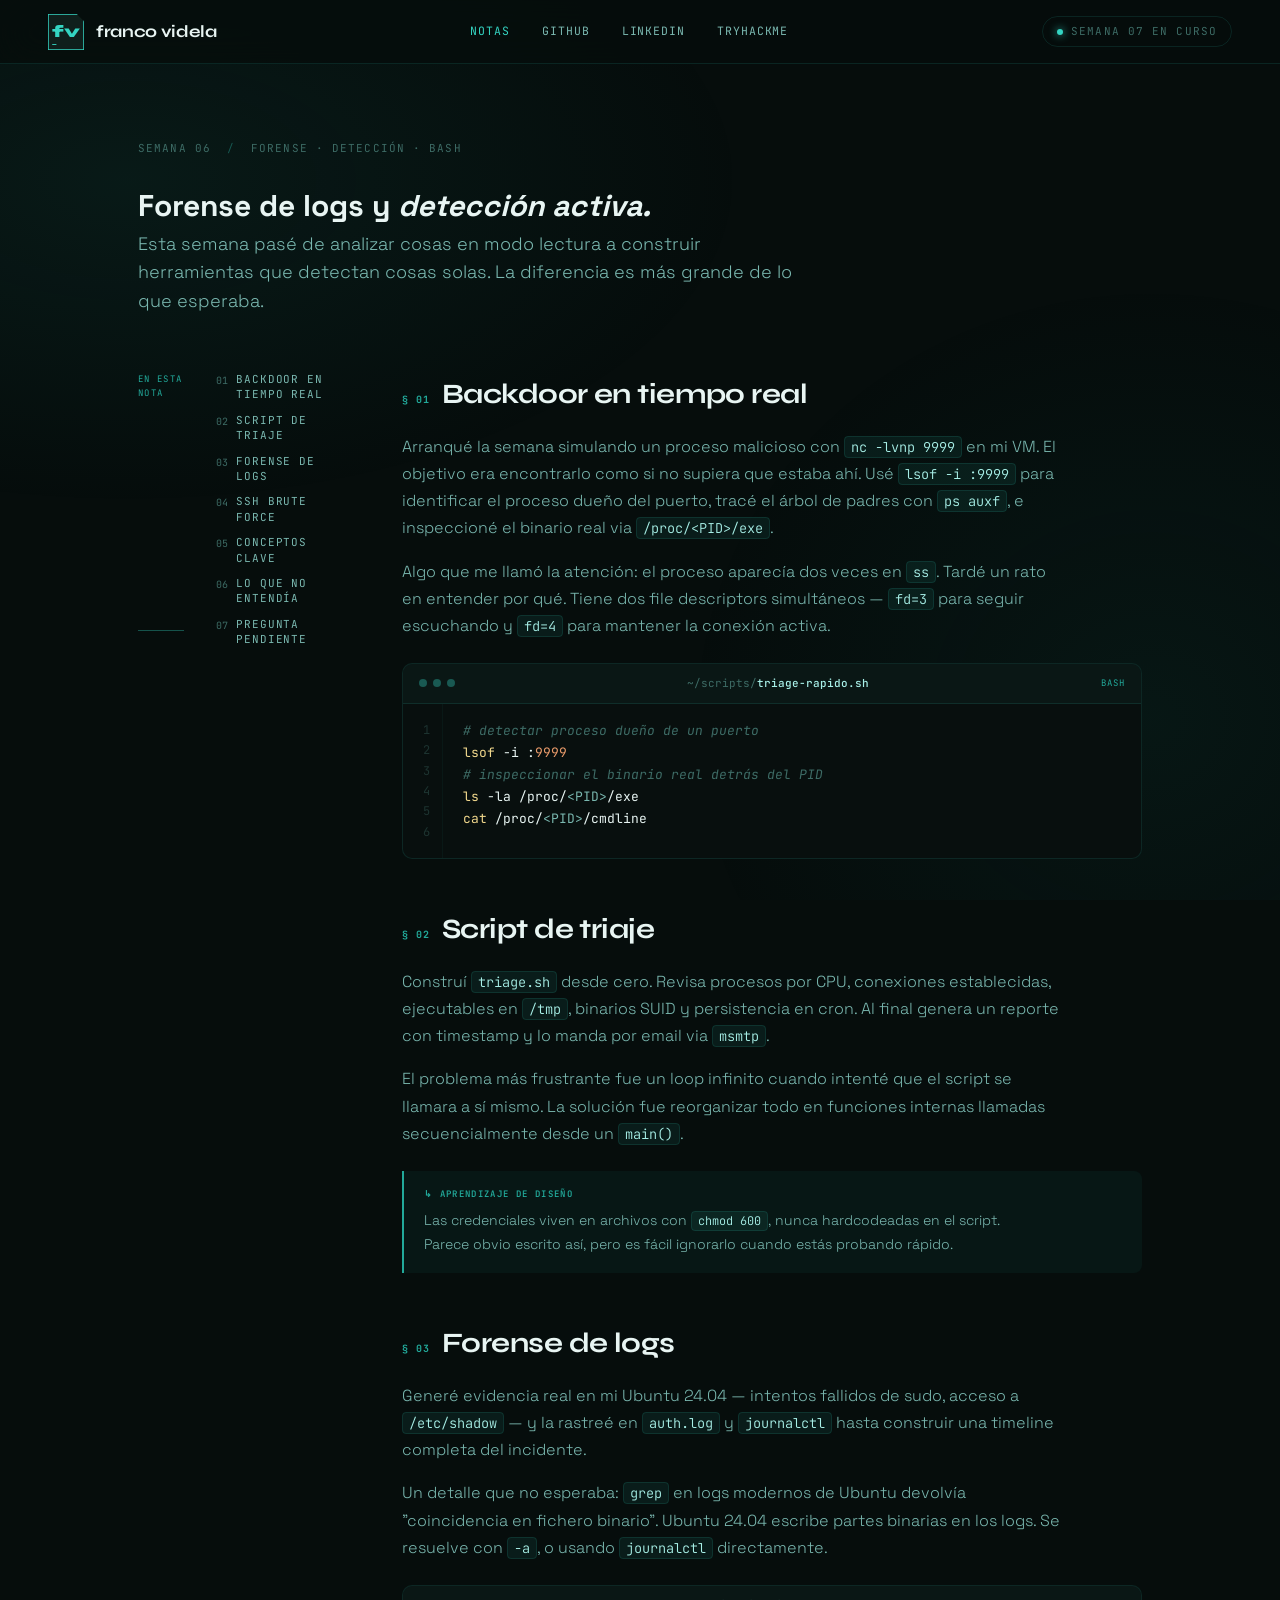
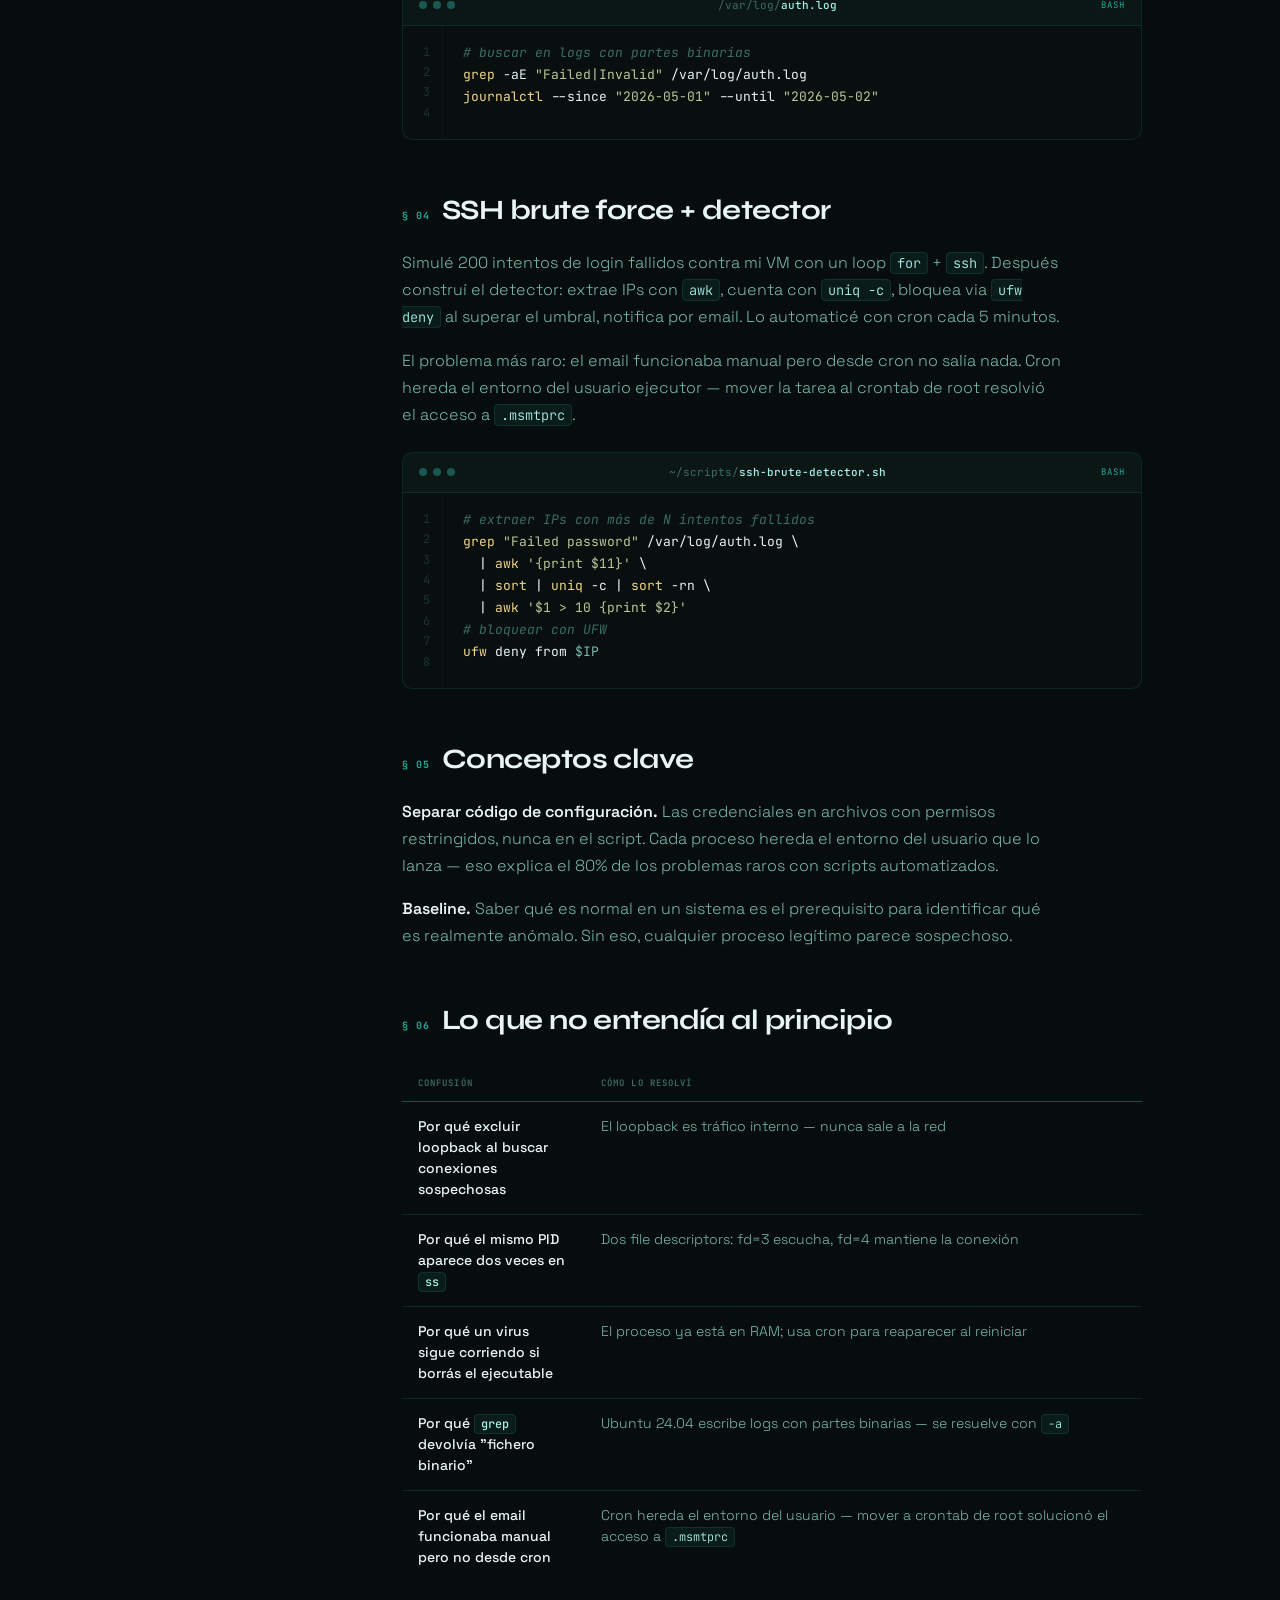
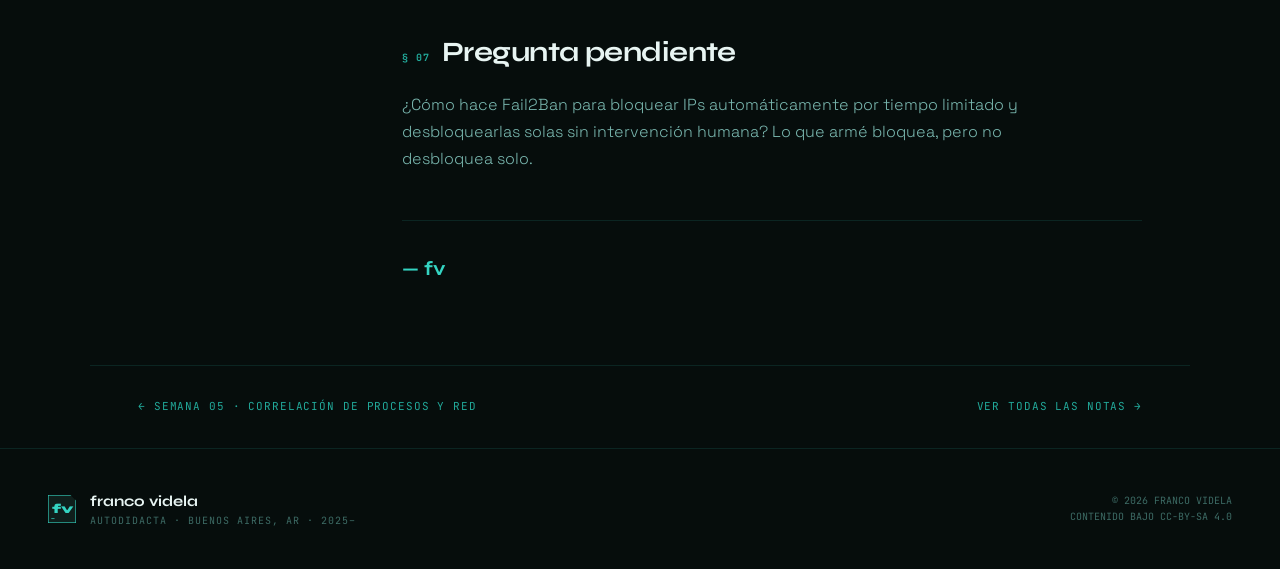
<file: docs/semanas/semana-06.html>
<!doctype html>
<html lang="es">
<head>
<meta charset="utf-8"/>
<meta name="viewport" content="width=device-width, initial-scale=1"/>
<title>Semana 06 — Forense de logs y detección activa · franco videla</title>
<link rel="preconnect" href="https://fonts.googleapis.com"/>
<link rel="preconnect" href="https://fonts.gstatic.com" crossorigin/>
<link href="https://fonts.googleapis.com/css2?family=Syne:wght@400;500;600;700;800&family=Space+Grotesk:wght@300;400;500;600&family=JetBrains+Mono:wght@400;500&display=swap" rel="stylesheet"/>
<style>
* { margin: 0; padding: 0; box-sizing: border-box; }
:root {
  --bg-deep:    #060d0c;
  --bg-card:    #0f1f1c;
  --bg-code:    #080f0e;
  --teal-400:   #22a99a;
  --teal-300:   #34d4c2;
  --teal-100:   #a8f0e8;
  --amber:      #e5a85a;
  --sage:       #b7c99a;
  --critical:   #e57373;
  --text-prime: #e8f5f3;
  --text-sec:   #7ab8b0;
  --text-muted: #3d6b65;
  --border:     rgba(52,212,194,0.12);
  --border-hot: rgba(52,212,194,0.35);
  --ff-head:  "Syne", sans-serif;
  --ff-body:  "Space Grotesk", sans-serif;
  --ff-mono:  "JetBrains Mono", monospace;
}
html { scroll-behavior: smooth; }
body { background: var(--bg-deep); color: var(--text-prime); font-family: var(--ff-body); font-size: 15px; line-height: 1.6; overflow-x: hidden; }
.mesh { position: fixed; inset: 0; pointer-events: none; z-index: 0; background: radial-gradient(ellipse 80% 60% at 10% 20%, rgba(26,122,110,0.12) 0%, transparent 60%), radial-gradient(ellipse 60% 80% at 90% 80%, rgba(13,78,70,0.15) 0%, transparent 60%); }

/* HEADER */
header { position: fixed; top: 0; left: 0; right: 0; z-index: 100; display: flex; align-items: center; justify-content: space-between; padding: 0 48px; height: 64px; background: rgba(6,13,12,0.85); backdrop-filter: blur(20px); border-bottom: 1px solid var(--border); }
.logo-link { display: flex; align-items: center; gap: 12px; text-decoration: none; }
.logo-name { font-family: var(--ff-head); font-size: 17px; font-weight: 700; color: var(--text-prime); letter-spacing: -0.02em; }
nav { display: flex; gap: 32px; }
nav a { font-family: var(--ff-mono); font-size: 11.5px; text-transform: uppercase; letter-spacing: 0.08em; color: var(--text-sec); text-decoration: none; transition: color 0.2s; }
nav a:hover, nav a.active { color: var(--teal-300); }
.status-badge { display: flex; align-items: center; gap: 8px; font-family: var(--ff-mono); font-size: 11px; text-transform: uppercase; letter-spacing: 0.1em; color: var(--text-muted); padding: 6px 14px; border: 1px solid var(--border); border-radius: 99px; }
.status-dot { width: 6px; height: 6px; border-radius: 50%; background: var(--teal-300); box-shadow: 0 0 8px var(--teal-300); animation: pulse 2s infinite; }
@keyframes pulse { 0%,100%{opacity:1;box-shadow:0 0 8px var(--teal-300)}50%{opacity:.6;box-shadow:0 0 16px var(--teal-300)} }

/* ARTICLE LAYOUT */
.article-wrap { position: relative; z-index: 1; max-width: 1100px; margin: 0 auto; padding: 100px 48px 80px; }
.article-meta { display: flex; gap: 16px; flex-wrap: wrap; font-family: var(--ff-mono); font-size: 11px; text-transform: uppercase; letter-spacing: 0.1em; color: var(--text-muted); margin-bottom: 24px; margin-top: 40px; }
.article-meta .sep { color: var(--border-hot); }
.article h1 { font-family: var(--ff-head); font-size: clamp(36px,5vw,64px); font-weight: 800; line-height: 1.05; letter-spacing: -0.03em; color: var(--text-prime); margin-bottom: 20px; max-width: 20ch; }
.article h1 em { font-style: normal; color: var(--teal-300); }
.lede { font-size: 18px; color: var(--text-sec); line-height: 1.6; max-width: 60ch; margin-bottom: 56px; font-weight: 300; }

.article-body { display: grid; grid-template-columns: 200px 1fr; gap: 64px; }

/* TOC */
.toc { position: sticky; top: 90px; align-self: start; }
.toc-label { font-family: var(--ff-mono); font-size: 9px; text-transform: uppercase; letter-spacing: 0.15em; color: var(--teal-400); margin-bottom: 16px; padding-bottom: 10px; border-bottom: 1px solid var(--border-hot); }
.toc ol { list-style: none; counter-reset: toc; display: grid; gap: 10px; }
.toc li { counter-increment: toc; display: flex; gap: 8px; }
.toc li::before { content: counter(toc, decimal-leading-zero); font-family: var(--ff-mono); font-size: 10px; color: var(--text-muted); flex-shrink: 0; margin-top: 1px; }
.toc a { font-family: var(--ff-mono); font-size: 11px; color: var(--text-sec); text-decoration: none; line-height: 1.4; transition: color 0.2s; }
.toc a:hover { color: var(--teal-300); }

/* PROSE */
.prose h2 { font-family: var(--ff-head); font-size: 28px; font-weight: 700; color: var(--text-prime); letter-spacing: -0.02em; margin: 48px 0 16px; display: flex; align-items: baseline; gap: 12px; }
.prose h2:first-child { margin-top: 0; }
.prose h2 .num { font-family: var(--ff-mono); font-size: 10px; color: var(--teal-400); letter-spacing: 0.1em; flex-shrink: 0; }
.prose p { font-size: 16px; color: var(--text-sec); line-height: 1.7; margin-bottom: 16px; max-width: 66ch; font-weight: 300; }
.prose strong { color: var(--text-prime); font-weight: 600; }
.prose a { color: var(--teal-300); text-decoration: none; border-bottom: 1px solid rgba(52,212,194,0.3); }
.prose ul { list-style: none; margin: 0 0 20px; display: grid; gap: 8px; }
.prose ul li { position: relative; padding-left: 20px; font-size: 15px; color: var(--text-sec); line-height: 1.6; max-width: 66ch; font-weight: 300; }
.prose ul li::before { content: ""; position: absolute; left: 0; top: 0.75em; width: 8px; height: 1px; background: var(--teal-400); }

/* CODE BLOCKS */
.code-block { background: var(--bg-code); border: 1px solid var(--border); border-radius: 10px; overflow: hidden; margin: 24px 0; font-family: var(--ff-mono); font-size: 13px; line-height: 1.7; }
.code-head { display: flex; align-items: center; justify-content: space-between; padding: 10px 16px; background: rgba(52,212,194,0.04); border-bottom: 1px solid var(--border); }
.code-dots { display: flex; gap: 6px; }
.code-dots span { width: 8px; height: 8px; border-radius: 50%; background: var(--border-hot); }
.code-file { font-size: 11px; color: var(--text-muted); }
.code-file b { color: var(--teal-100); font-weight: 500; }
.code-lang { font-size: 9px; color: var(--teal-400); text-transform: uppercase; letter-spacing: 0.12em; }
.code-body { display: grid; grid-template-columns: 40px 1fr; }
.code-gutter { padding: 16px 12px; text-align: right; color: var(--text-muted); opacity: 0.4; user-select: none; border-right: 1px solid var(--border); font-size: 12px; }
.code-gutter span { display: block; line-height: 1.7; }
.code-lines { padding: 16px 20px; white-space: pre; overflow-x: auto; }
.code-lines .ln { display: block; }
.tok-cmt { color: #3d6b65; font-style: italic; }
.tok-fn  { color: #f0d78c; }
.tok-str { color: var(--sage); }
.tok-var { color: var(--text-sec); }
.tok-num { color: #e89a6a; }

/* INLINE CODE */
code { font-family: var(--ff-mono); font-size: 0.85em; background: rgba(52,212,194,0.08); border: 1px solid var(--border); border-radius: 4px; padding: 1px 6px; color: var(--teal-100); }

/* CALLOUTS */
.callout { border-left: 2px solid var(--teal-400); background: rgba(52,212,194,0.05); padding: 16px 20px; margin: 24px 0; border-radius: 0 8px 8px 0; }
.callout-label { font-family: var(--ff-mono); font-size: 9px; text-transform: uppercase; letter-spacing: 0.15em; color: var(--teal-400); display: block; margin-bottom: 8px; font-weight: 600; }
.callout p { font-size: 14px; margin: 0; }
.callout.crit { border-color: var(--critical); background: rgba(229,115,115,0.05); }
.callout.crit .callout-label { color: var(--critical); }

/* CONFUSION TABLE */
.table-wrap { overflow-x: auto; margin: 24px 0; }
table { width: 100%; border-collapse: collapse; font-size: 14px; }
thead th { font-family: var(--ff-mono); font-size: 9px; text-transform: uppercase; letter-spacing: 0.12em; color: var(--text-muted); text-align: left; padding: 10px 16px; border-bottom: 1px solid var(--border-hot); font-weight: 600; }
tbody td { padding: 14px 16px; border-bottom: 1px solid var(--border); color: var(--text-sec); line-height: 1.5; vertical-align: top; font-weight: 300; }
tbody td:first-child { color: var(--text-prime); font-weight: 500; max-width: 200px; }
tbody tr:last-child td { border-bottom: 0; }
tbody tr:hover td { background: rgba(52,212,194,0.03); }

/* SIGN OFF */
.sign-off { margin-top: 48px; padding-top: 32px; border-top: 1px solid var(--border); font-family: var(--ff-head); font-size: 20px; font-weight: 700; color: var(--teal-300); }

/* NAV BETWEEN WEEKS */
.week-nav { position: relative; z-index: 1; max-width: 1100px; margin: 0 auto; padding: 32px 48px; border-top: 1px solid var(--border); display: flex; justify-content: space-between; align-items: center; }
.week-nav a { font-family: var(--ff-mono); font-size: 11px; text-transform: uppercase; letter-spacing: 0.08em; color: var(--teal-400); text-decoration: none; transition: color 0.2s; }
.week-nav a:hover { color: var(--teal-300); }

/* FOOTER */
footer { position: relative; z-index: 1; border-top: 1px solid var(--border); padding: 40px 48px; display: flex; justify-content: space-between; align-items: center; }
.footer-left { display: flex; align-items: center; gap: 14px; }
.footer-name { font-family: var(--ff-head); font-size: 15px; font-weight: 700; color: var(--text-prime); }
.footer-sub { font-family: var(--ff-mono); font-size: 10px; color: var(--text-muted); text-transform: uppercase; letter-spacing: 0.1em; }
.footer-right { font-family: var(--ff-mono); font-size: 10px; color: var(--text-muted); text-transform: uppercase; text-align: right; }

.reveal { opacity: 0; transform: translateY(20px); transition: opacity 0.5s ease, transform 0.5s ease; }
.reveal.visible { opacity: 1; transform: translateY(0); }
.reveal-delay-1{transition-delay:.1s}.reveal-delay-2{transition-delay:.2s}

@media(max-width:900px){header{padding:0 24px}.status-badge{display:none}.article-wrap{padding:90px 24px 60px}.article-body{grid-template-columns:1fr}.toc{position:static;margin-bottom:40px}.week-nav{padding:24px}.footer{padding:32px 24px;flex-direction:column;gap:16px;text-align:center}}
</style>
</head>
<body>
<div class="mesh"></div>

<header>
  <a href="../index.html" class="logo-link">
    <svg width="36" height="36" viewBox="0 0 120 120" xmlns="http://www.w3.org/2000/svg">
      <defs><clipPath id="c"><path d="M0 0 H96 L120 24 V120 H0 Z"/></clipPath></defs>
      <g clip-path="url(#c)">
        <rect width="120" height="120" fill="#0f1f1c"/>
        <rect width="120" height="120" fill="none" stroke="#34d4c2" stroke-width="5"/>
        <text x="60" y="78" font-family="Syne,sans-serif" font-size="58" font-weight="800" fill="#34d4c2" text-anchor="middle">fv</text>
        <rect x="14" y="100" width="14" height="3" fill="#34d4c2"/>
      </g>
    </svg>
    <span class="logo-name">franco videla</span>
  </a>
  <nav>
    <a href="../index.html" class="active">notas</a>
    <a href="https://github.com/fraancovidela/cybersecurity-journey" target="_blank">github</a>
    <a href="https://linkedin.com/in/fraancovidela" target="_blank">linkedin</a>
    <a href="https://tryhackme.com/p/fraancovidela" target="_blank">tryhackme</a>
  </nav>
  <div class="status-badge">
    <span class="status-dot"></span>
    semana 07 en curso
  </div>
</header>

<div class="article-wrap">
  <div class="article-meta reveal">
    <span>Semana 06</span>
    <span class="sep">/</span>
    <span>Forense · Detección · Bash</span>
  </div>

  <h1 class="reveal reveal-delay-1">Forense de logs y <em>detección activa.</em></h1>
  <p class="lede reveal reveal-delay-2">Esta semana pasé de analizar cosas en modo lectura a construir herramientas que detectan cosas solas. La diferencia es más grande de lo que esperaba.</p>

  <div class="article-body">
    <nav class="toc reveal">
      <div class="toc-label">En esta nota</div>
      <ol>
        <li><a href="#backdoor">Backdoor en tiempo real</a></li>
        <li><a href="#triage">Script de triaje</a></li>
        <li><a href="#logs">Forense de logs</a></li>
        <li><a href="#ssh">SSH brute force</a></li>
        <li><a href="#conceptos">Conceptos clave</a></li>
        <li><a href="#confusiones">Lo que no entendía</a></li>
        <li><a href="#pendiente">Pregunta pendiente</a></li>
      </ol>
    </nav>

    <div class="prose reveal reveal-delay-1">

      <h2 id="backdoor"><span class="num">§ 01</span> Backdoor en tiempo real</h2>
      <p>Arranqué la semana simulando un proceso malicioso con <code>nc -lvnp 9999</code> en mi VM. El objetivo era encontrarlo como si no supiera que estaba ahí. Usé <code>lsof -i :9999</code> para identificar el proceso dueño del puerto, tracé el árbol de padres con <code>ps auxf</code>, e inspeccioné el binario real via <code>/proc/&lt;PID&gt;/exe</code>.</p>
      <p>Algo que me llamó la atención: el proceso aparecía dos veces en <code>ss</code>. Tardé un rato en entender por qué. Tiene dos file descriptors simultáneos — <code>fd=3</code> para seguir escuchando y <code>fd=4</code> para mantener la conexión activa.</p>

      <div class="code-block">
        <div class="code-head">
          <div class="code-dots"><span></span><span></span><span></span></div>
          <span class="code-file">~/scripts/<b>triage-rapido.sh</b></span>
          <span class="code-lang">bash</span>
        </div>
        <div class="code-body">
          <div class="code-gutter"><span>1</span><span>2</span><span>3</span><span>4</span><span>5</span><span>6</span></div>
          <div class="code-lines"><span class="ln"><span class="tok-cmt"># detectar proceso dueño de un puerto</span></span><span class="ln"><span class="tok-fn">lsof</span> -i :<span class="tok-num">9999</span></span><span class="ln"></span><span class="ln"><span class="tok-cmt"># inspeccionar el binario real detrás del PID</span></span><span class="ln"><span class="tok-fn">ls</span> -la /proc/<span class="tok-var">&lt;PID&gt;</span>/exe</span><span class="ln"><span class="tok-fn">cat</span> /proc/<span class="tok-var">&lt;PID&gt;</span>/cmdline</span></div>
        </div>
      </div>

      <h2 id="triage"><span class="num">§ 02</span> Script de triaje</h2>
      <p>Construí <code>triage.sh</code> desde cero. Revisa procesos por CPU, conexiones establecidas, ejecutables en <code>/tmp</code>, binarios SUID y persistencia en cron. Al final genera un reporte con timestamp y lo manda por email via <code>msmtp</code>.</p>
      <p>El problema más frustrante fue un loop infinito cuando intenté que el script se llamara a sí mismo. La solución fue reorganizar todo en funciones internas llamadas secuencialmente desde un <code>main()</code>.</p>

      <div class="callout">
        <span class="callout-label">↳ Aprendizaje de diseño</span>
        <p>Las credenciales viven en archivos con <code>chmod 600</code>, nunca hardcodeadas en el script. Parece obvio escrito así, pero es fácil ignorarlo cuando estás probando rápido.</p>
      </div>

      <h2 id="logs"><span class="num">§ 03</span> Forense de logs</h2>
      <p>Generé evidencia real en mi Ubuntu 24.04 — intentos fallidos de sudo, acceso a <code>/etc/shadow</code> — y la rastreé en <code>auth.log</code> y <code>journalctl</code> hasta construir una timeline completa del incidente.</p>
      <p>Un detalle que no esperaba: <code>grep</code> en logs modernos de Ubuntu devolvía "coincidencia en fichero binario". Ubuntu 24.04 escribe partes binarias en los logs. Se resuelve con <code>-a</code>, o usando <code>journalctl</code> directamente.</p>

      <div class="code-block">
        <div class="code-head">
          <div class="code-dots"><span></span><span></span><span></span></div>
          <span class="code-file">/var/log/<b>auth.log</b></span>
          <span class="code-lang">bash</span>
        </div>
        <div class="code-body">
          <div class="code-gutter"><span>1</span><span>2</span><span>3</span><span>4</span></div>
          <div class="code-lines"><span class="ln"><span class="tok-cmt"># buscar en logs con partes binarias</span></span><span class="ln"><span class="tok-fn">grep</span> -aE <span class="tok-str">"Failed|Invalid"</span> /var/log/auth.log</span><span class="ln"></span><span class="ln"><span class="tok-fn">journalctl</span> --since <span class="tok-str">"2026-05-01"</span> --until <span class="tok-str">"2026-05-02"</span></span></div>
        </div>
      </div>

      <h2 id="ssh"><span class="num">§ 04</span> SSH brute force + detector</h2>
      <p>Simulé 200 intentos de login fallidos contra mi VM con un loop <code>for</code> + <code>ssh</code>. Después construí el detector: extrae IPs con <code>awk</code>, cuenta con <code>uniq -c</code>, bloquea via <code>ufw deny</code> al superar el umbral, notifica por email. Lo automaticé con cron cada 5 minutos.</p>
      <p>El problema más raro: el email funcionaba manual pero desde cron no salía nada. Cron hereda el entorno del usuario ejecutor — mover la tarea al crontab de root resolvió el acceso a <code>.msmtprc</code>.</p>

      <div class="code-block">
        <div class="code-head">
          <div class="code-dots"><span></span><span></span><span></span></div>
          <span class="code-file">~/scripts/<b>ssh-brute-detector.sh</b></span>
          <span class="code-lang">bash</span>
        </div>
        <div class="code-body">
          <div class="code-gutter"><span>1</span><span>2</span><span>3</span><span>4</span><span>5</span><span>6</span><span>7</span><span>8</span></div>
          <div class="code-lines"><span class="ln"><span class="tok-cmt"># extraer IPs con más de N intentos fallidos</span></span><span class="ln"><span class="tok-fn">grep</span> <span class="tok-str">"Failed password"</span> /var/log/auth.log \</span><span class="ln">  | <span class="tok-fn">awk</span> <span class="tok-str">'{print $11}'</span> \</span><span class="ln">  | <span class="tok-fn">sort</span> | <span class="tok-fn">uniq</span> -c | <span class="tok-fn">sort</span> -rn \</span><span class="ln">  | <span class="tok-fn">awk</span> <span class="tok-str">'$1 > 10 {print $2}'</span></span><span class="ln"></span><span class="ln"><span class="tok-cmt"># bloquear con UFW</span></span><span class="ln"><span class="tok-fn">ufw</span> deny from <span class="tok-var">$IP</span></span></div>
        </div>
      </div>

      <h2 id="conceptos"><span class="num">§ 05</span> Conceptos clave</h2>
      <p><strong>Separar código de configuración.</strong> Las credenciales en archivos con permisos restringidos, nunca en el script. Cada proceso hereda el entorno del usuario que lo lanza — eso explica el 80% de los problemas raros con scripts automatizados.</p>
      <p><strong>Baseline.</strong> Saber qué es normal en un sistema es el prerequisito para identificar qué es realmente anómalo. Sin eso, cualquier proceso legítimo parece sospechoso.</p>

      <h2 id="confusiones"><span class="num">§ 06</span> Lo que no entendía al principio</h2>
      <div class="table-wrap">
        <table>
          <thead><tr><th>Confusión</th><th>Cómo lo resolví</th></tr></thead>
          <tbody>
            <tr><td>Por qué excluir loopback al buscar conexiones sospechosas</td><td>El loopback es tráfico interno — nunca sale a la red</td></tr>
            <tr><td>Por qué el mismo PID aparece dos veces en <code>ss</code></td><td>Dos file descriptors: fd=3 escucha, fd=4 mantiene la conexión</td></tr>
            <tr><td>Por qué un virus sigue corriendo si borrás el ejecutable</td><td>El proceso ya está en RAM; usa cron para reaparecer al reiniciar</td></tr>
            <tr><td>Por qué <code>grep</code> devolvía "fichero binario"</td><td>Ubuntu 24.04 escribe logs con partes binarias — se resuelve con <code>-a</code></td></tr>
            <tr><td>Por qué el email funcionaba manual pero no desde cron</td><td>Cron hereda el entorno del usuario — mover a crontab de root solucionó el acceso a <code>.msmtprc</code></td></tr>
          </tbody>
        </table>
      </div>

      <h2 id="pendiente"><span class="num">§ 07</span> Pregunta pendiente</h2>
      <p>¿Cómo hace Fail2Ban para bloquear IPs automáticamente por tiempo limitado y desbloquearlas solas sin intervención humana? Lo que armé bloquea, pero no desbloquea solo.</p>

      <div class="sign-off">— fv</div>
    </div>
  </div>
</div>

<div class="week-nav">
  <a href="semana-05.html">← Semana 05 · Correlación de procesos y red</a>
  <a href="../index.html">Ver todas las notas →</a>
</div>

<footer>
  <div class="footer-left">
    <svg width="28" height="28" viewBox="0 0 120 120" xmlns="http://www.w3.org/2000/svg">
      <defs><clipPath id="cf"><path d="M0 0 H96 L120 24 V120 H0 Z"/></clipPath></defs>
      <g clip-path="url(#cf)">
        <rect width="120" height="120" fill="#0f1f1c"/>
        <rect width="120" height="120" fill="none" stroke="#34d4c2" stroke-width="5"/>
        <text x="60" y="78" font-family="Syne,sans-serif" font-size="58" font-weight="800" fill="#34d4c2" text-anchor="middle">fv</text>
        <rect x="14" y="100" width="14" height="3" fill="#34d4c2"/>
      </g>
    </svg>
    <div>
      <div class="footer-name">franco videla</div>
      <div class="footer-sub">autodidacta · buenos aires, ar · 2025–</div>
    </div>
  </div>
  <div class="footer-right">
    <div>© 2026 franco videla</div>
    <div>contenido bajo cc-by-sa 4.0</div>
  </div>
</footer>

<script>
const observer = new IntersectionObserver((entries) => {
  entries.forEach(entry => { if (entry.isIntersecting) entry.target.classList.add('visible'); });
}, { threshold: 0.08 });
document.querySelectorAll('.reveal').forEach(el => observer.observe(el));
setTimeout(() => document.querySelectorAll('.article-wrap .reveal').forEach(el => el.classList.add('visible')), 100);
</script>
</body>
</html>
</file>
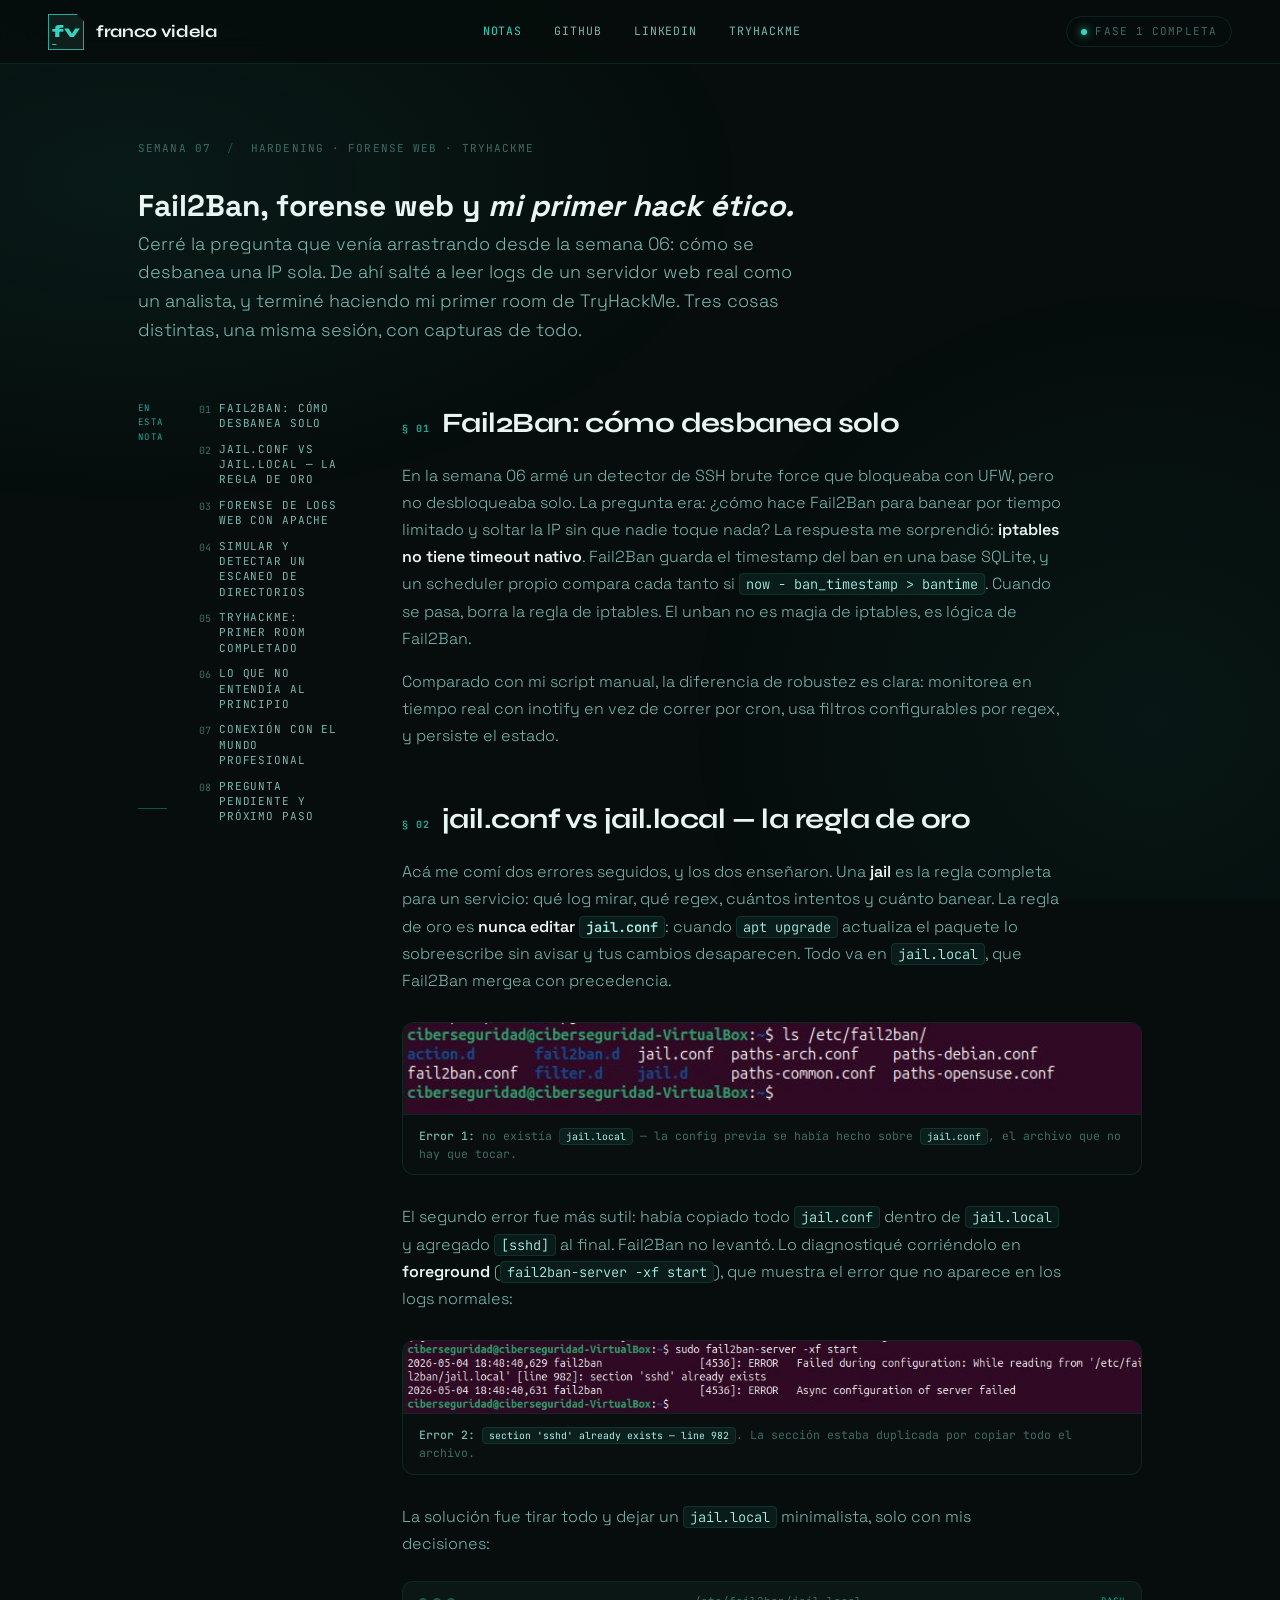
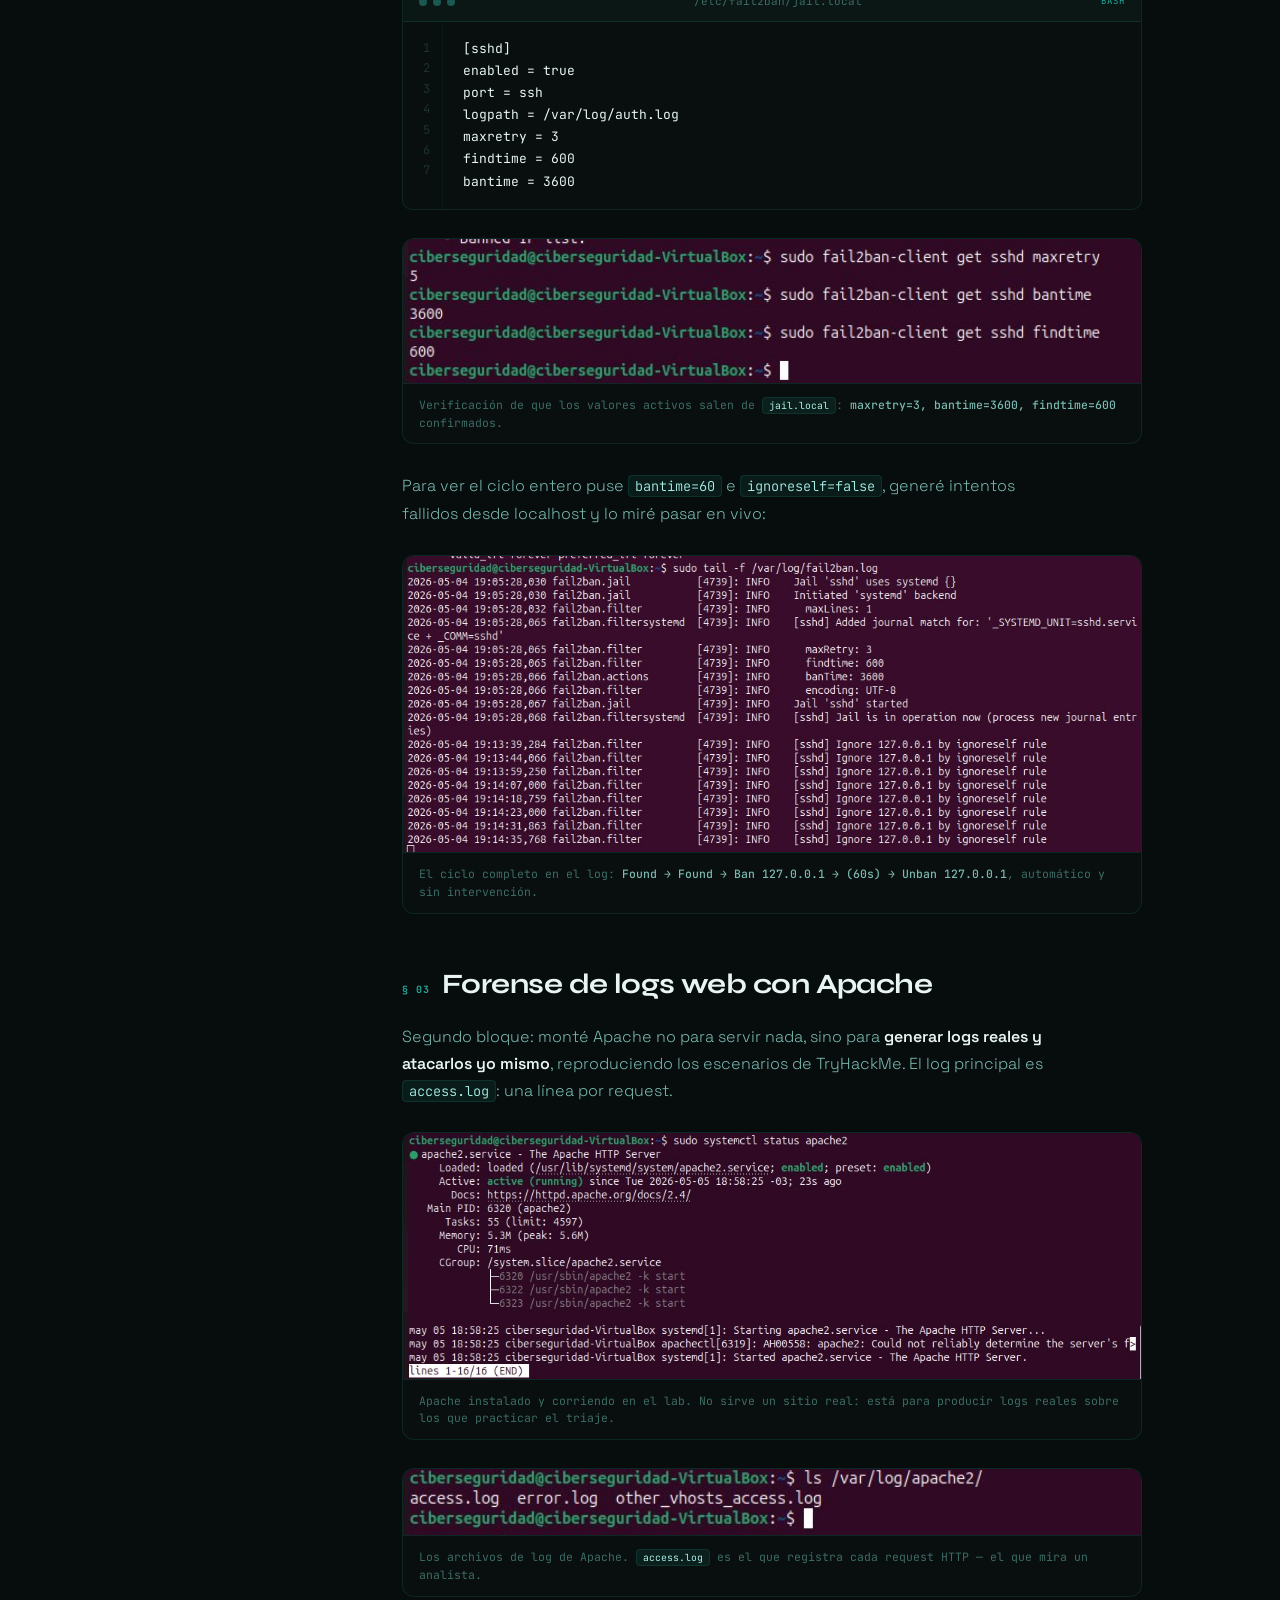
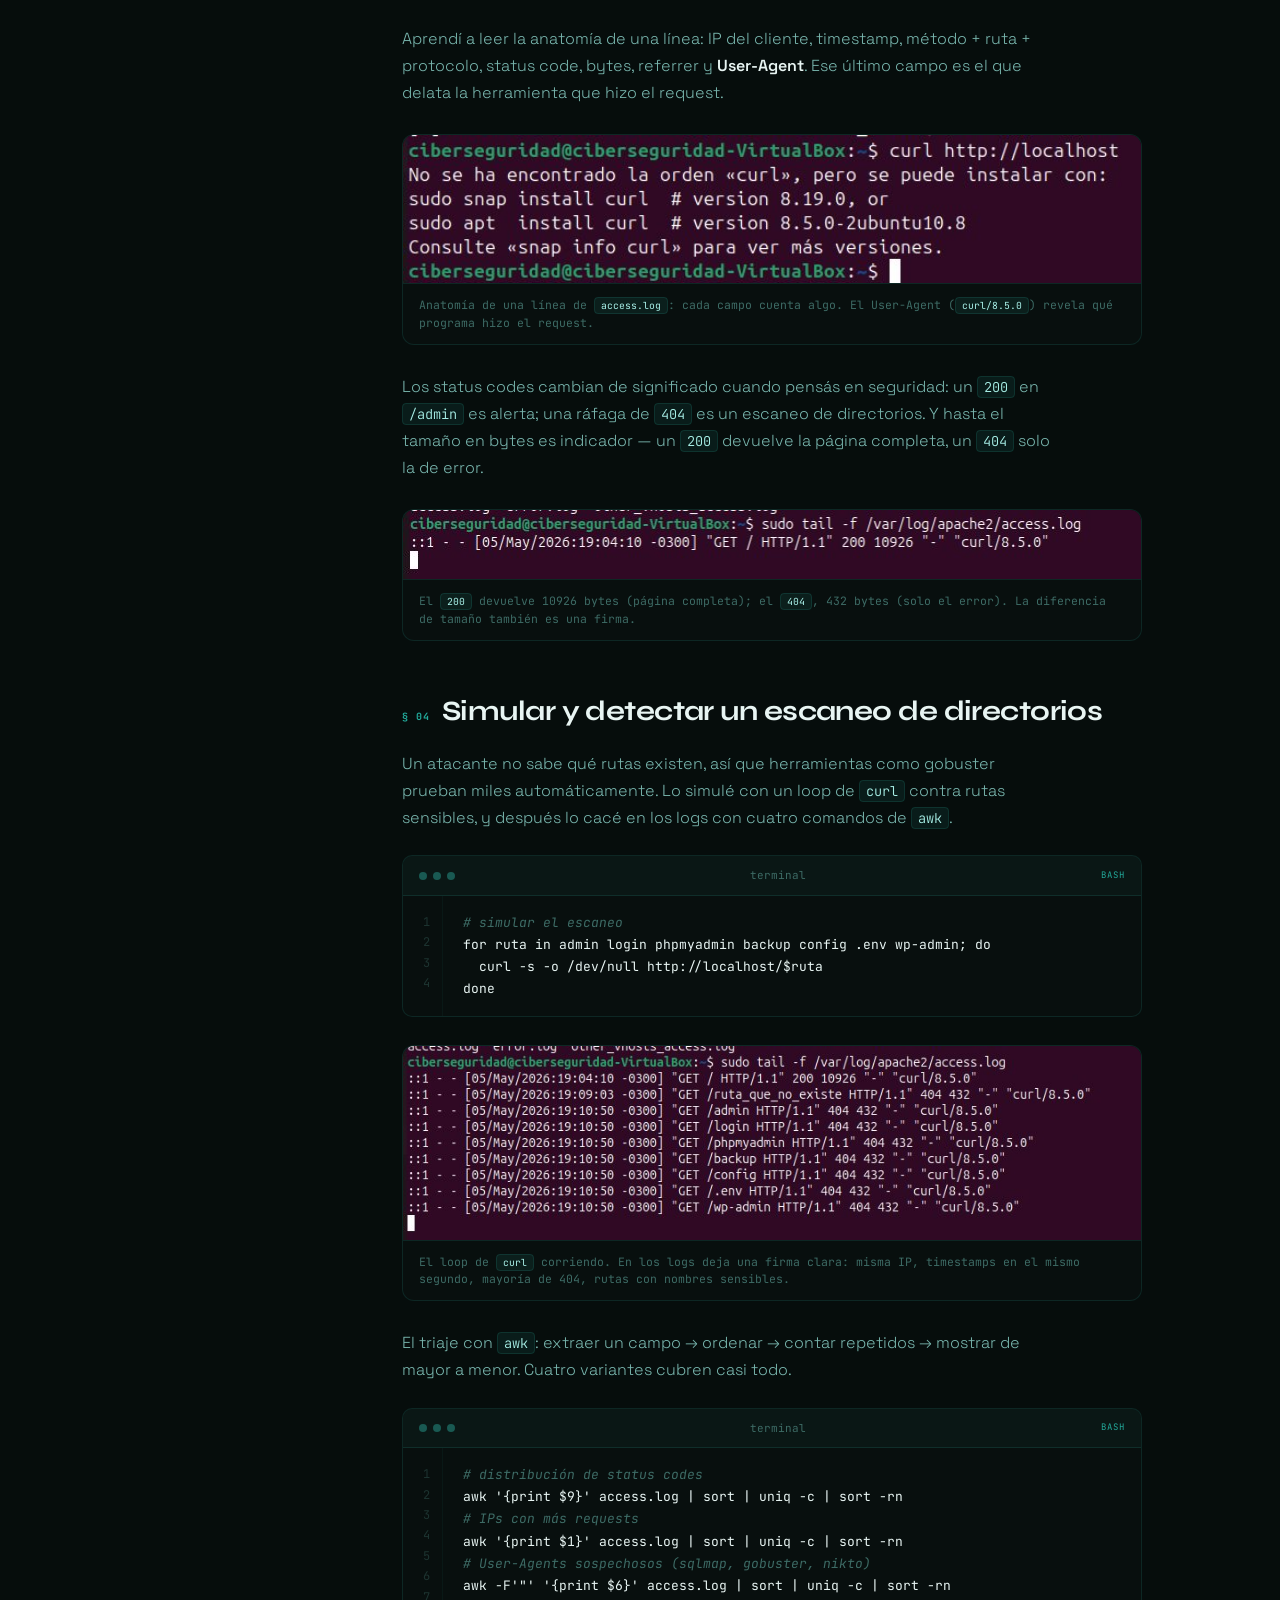
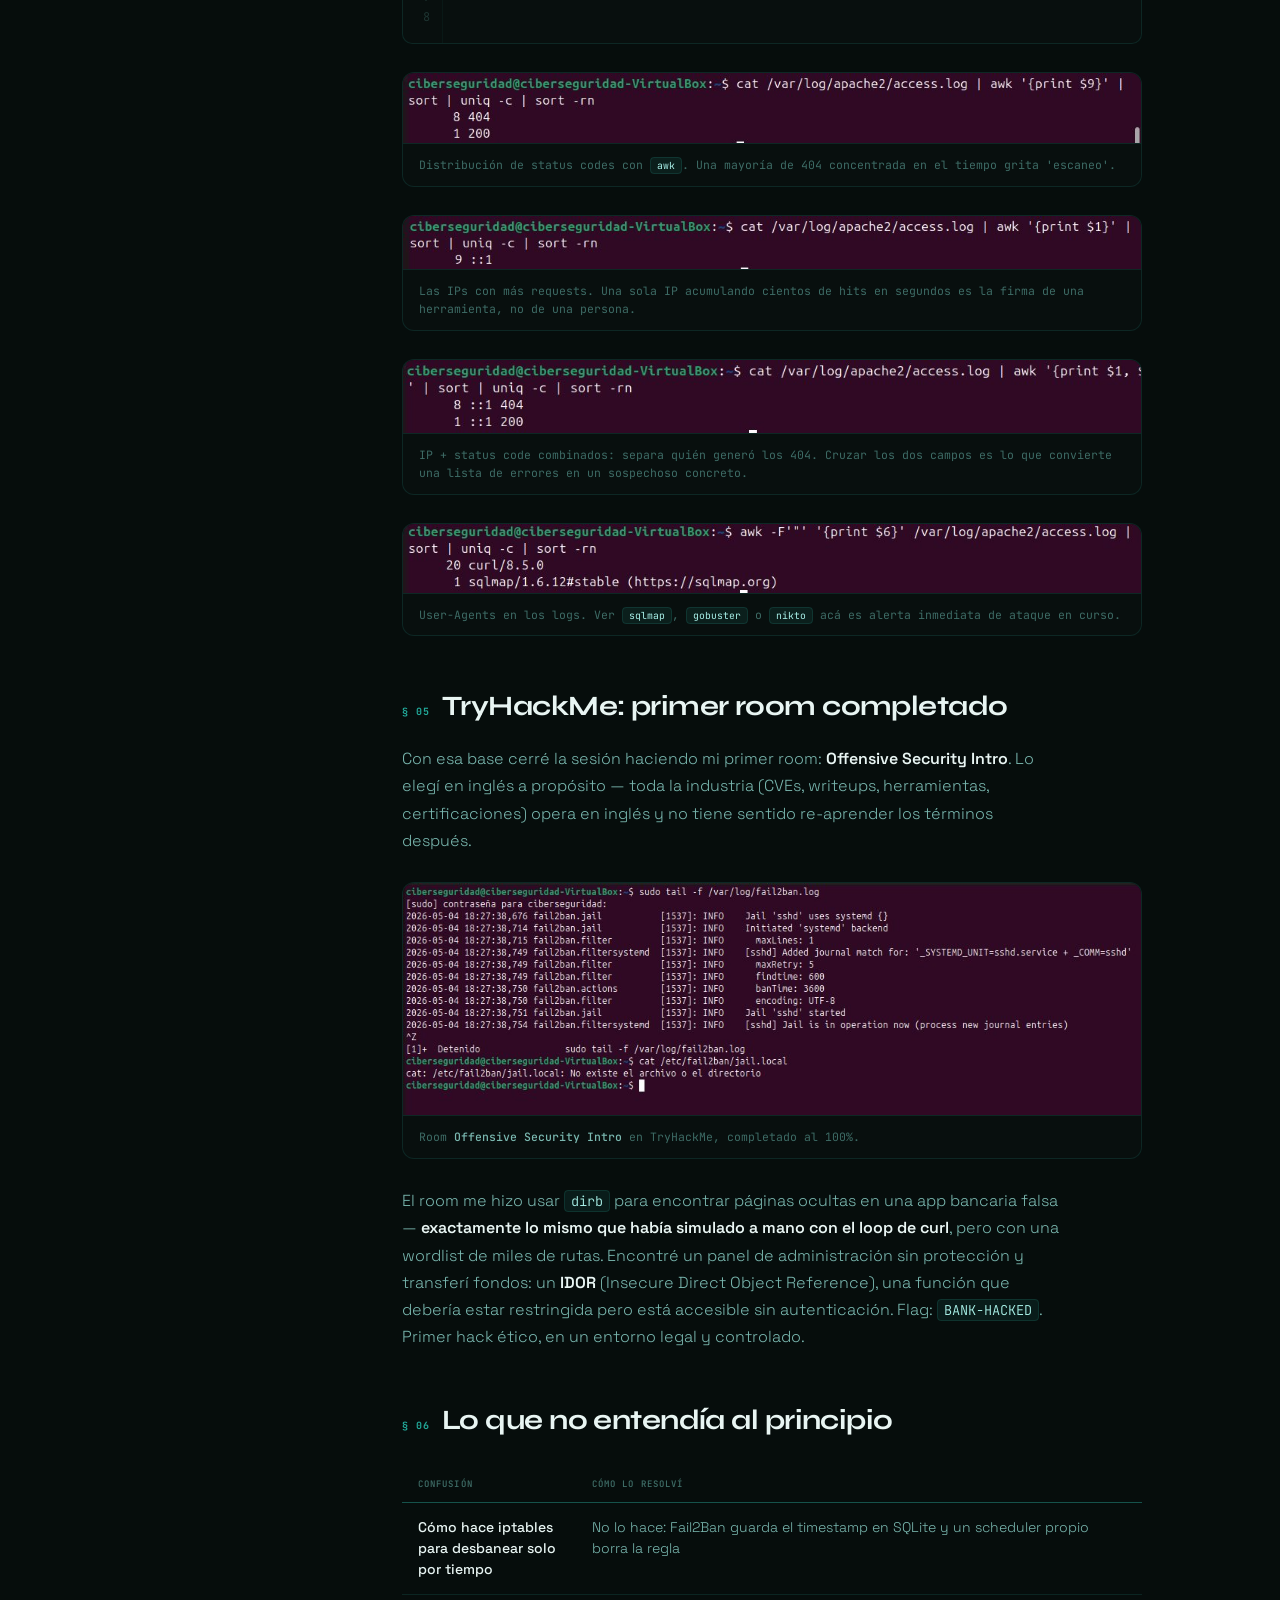
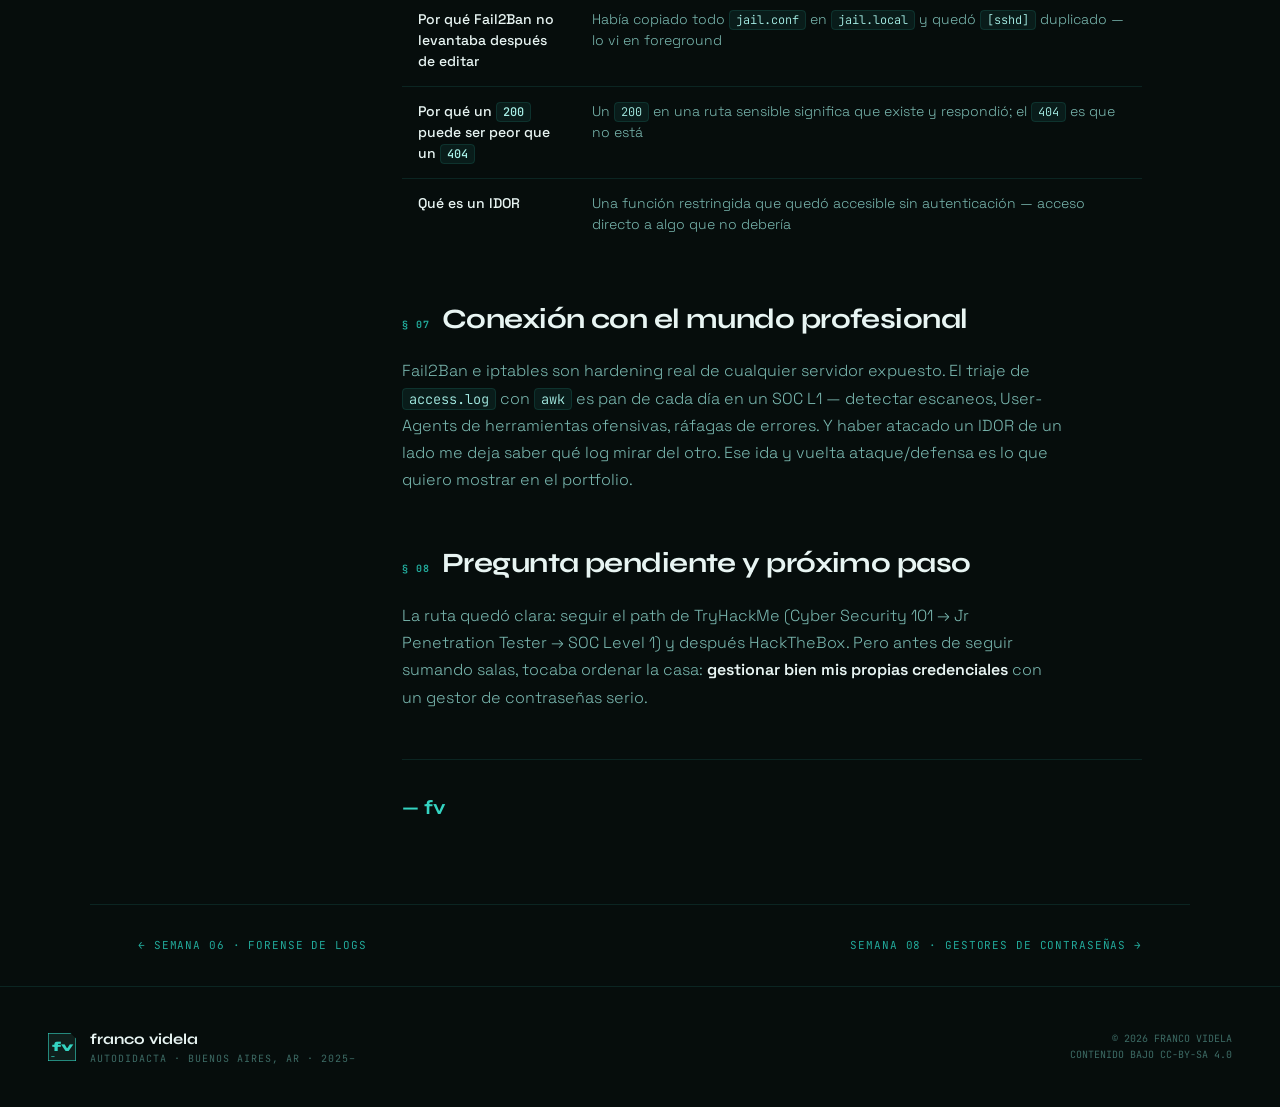
<file: docs/semanas/semana-07.html>
<!doctype html>
<html lang="es">
<head>
<meta charset="utf-8"/>
<meta name="viewport" content="width=device-width, initial-scale=1"/>
<title>Semana 06 — Forense de logs y detección activa · franco videla</title>
<link rel="preconnect" href="https://fonts.googleapis.com"/>
<link rel="preconnect" href="https://fonts.gstatic.com" crossorigin/>
<link href="https://fonts.googleapis.com/css2?family=Syne:wght@400;500;600;700;800&family=Space+Grotesk:wght@300;400;500;600&family=JetBrains+Mono:wght@400;500&display=swap" rel="stylesheet"/>
<style>
* { margin: 0; padding: 0; box-sizing: border-box; }
:root {
  --bg-deep:    #060d0c;
  --bg-card:    #0f1f1c;
  --bg-code:    #080f0e;
  --teal-400:   #22a99a;
  --teal-300:   #34d4c2;
  --teal-100:   #a8f0e8;
  --amber:      #e5a85a;
  --sage:       #b7c99a;
  --critical:   #e57373;
  --text-prime: #e8f5f3;
  --text-sec:   #7ab8b0;
  --text-muted: #3d6b65;
  --border:     rgba(52,212,194,0.12);
  --border-hot: rgba(52,212,194,0.35);
  --ff-head:  "Syne", sans-serif;
  --ff-body:  "Space Grotesk", sans-serif;
  --ff-mono:  "JetBrains Mono", monospace;
}
html { scroll-behavior: smooth; }
body { background: var(--bg-deep); color: var(--text-prime); font-family: var(--ff-body); font-size: 15px; line-height: 1.6; overflow-x: hidden; }
.mesh { position: fixed; inset: 0; pointer-events: none; z-index: 0; background: radial-gradient(ellipse 80% 60% at 10% 20%, rgba(26,122,110,0.12) 0%, transparent 60%), radial-gradient(ellipse 60% 80% at 90% 80%, rgba(13,78,70,0.15) 0%, transparent 60%); }

/* HEADER */
header { position: fixed; top: 0; left: 0; right: 0; z-index: 100; display: flex; align-items: center; justify-content: space-between; padding: 0 48px; height: 64px; background: rgba(6,13,12,0.85); backdrop-filter: blur(20px); border-bottom: 1px solid var(--border); }
.logo-link { display: flex; align-items: center; gap: 12px; text-decoration: none; }
.logo-name { font-family: var(--ff-head); font-size: 17px; font-weight: 700; color: var(--text-prime); letter-spacing: -0.02em; }
nav { display: flex; gap: 32px; }
nav a { font-family: var(--ff-mono); font-size: 11.5px; text-transform: uppercase; letter-spacing: 0.08em; color: var(--text-sec); text-decoration: none; transition: color 0.2s; }
nav a:hover, nav a.active { color: var(--teal-300); }
.status-badge { display: flex; align-items: center; gap: 8px; font-family: var(--ff-mono); font-size: 11px; text-transform: uppercase; letter-spacing: 0.1em; color: var(--text-muted); padding: 6px 14px; border: 1px solid var(--border); border-radius: 99px; }
.status-dot { width: 6px; height: 6px; border-radius: 50%; background: var(--teal-300); box-shadow: 0 0 8px var(--teal-300); animation: pulse 2s infinite; }
@keyframes pulse { 0%,100%{opacity:1;box-shadow:0 0 8px var(--teal-300)}50%{opacity:.6;box-shadow:0 0 16px var(--teal-300)} }

/* ARTICLE LAYOUT */
.article-wrap { position: relative; z-index: 1; max-width: 1100px; margin: 0 auto; padding: 100px 48px 80px; }
.article-meta { display: flex; gap: 16px; flex-wrap: wrap; font-family: var(--ff-mono); font-size: 11px; text-transform: uppercase; letter-spacing: 0.1em; color: var(--text-muted); margin-bottom: 24px; margin-top: 40px; }
.article-meta .sep { color: var(--border-hot); }
.article h1 { font-family: var(--ff-head); font-size: clamp(36px,5vw,64px); font-weight: 800; line-height: 1.05; letter-spacing: -0.03em; color: var(--text-prime); margin-bottom: 20px; max-width: 20ch; }
.article h1 em { font-style: normal; color: var(--teal-300); }
.lede { font-size: 18px; color: var(--text-sec); line-height: 1.6; max-width: 60ch; margin-bottom: 56px; font-weight: 300; }

.article-body { display: grid; grid-template-columns: 200px 1fr; gap: 64px; }

/* TOC */
.toc { position: sticky; top: 90px; align-self: start; }
.toc-label { font-family: var(--ff-mono); font-size: 9px; text-transform: uppercase; letter-spacing: 0.15em; color: var(--teal-400); margin-bottom: 16px; padding-bottom: 10px; border-bottom: 1px solid var(--border-hot); }
.toc ol { list-style: none; counter-reset: toc; display: grid; gap: 10px; }
.toc li { counter-increment: toc; display: flex; gap: 8px; }
.toc li::before { content: counter(toc, decimal-leading-zero); font-family: var(--ff-mono); font-size: 10px; color: var(--text-muted); flex-shrink: 0; margin-top: 1px; }
.toc a { font-family: var(--ff-mono); font-size: 11px; color: var(--text-sec); text-decoration: none; line-height: 1.4; transition: color 0.2s; }
.toc a:hover { color: var(--teal-300); }

/* PROSE */
.prose h2 { font-family: var(--ff-head); font-size: 28px; font-weight: 700; color: var(--text-prime); letter-spacing: -0.02em; margin: 48px 0 16px; display: flex; align-items: baseline; gap: 12px; }
.prose h2:first-child { margin-top: 0; }
.prose h2 .num { font-family: var(--ff-mono); font-size: 10px; color: var(--teal-400); letter-spacing: 0.1em; flex-shrink: 0; }
.prose p { font-size: 16px; color: var(--text-sec); line-height: 1.7; margin-bottom: 16px; max-width: 66ch; font-weight: 300; }
.prose strong { color: var(--text-prime); font-weight: 600; }
.prose a { color: var(--teal-300); text-decoration: none; border-bottom: 1px solid rgba(52,212,194,0.3); }
.prose ul { list-style: none; margin: 0 0 20px; display: grid; gap: 8px; }
.prose ul li { position: relative; padding-left: 20px; font-size: 15px; color: var(--text-sec); line-height: 1.6; max-width: 66ch; font-weight: 300; }
.prose ul li::before { content: ""; position: absolute; left: 0; top: 0.75em; width: 8px; height: 1px; background: var(--teal-400); }

/* CODE BLOCKS */
.code-block { background: var(--bg-code); border: 1px solid var(--border); border-radius: 10px; overflow: hidden; margin: 24px 0; font-family: var(--ff-mono); font-size: 13px; line-height: 1.7; }
.code-head { display: flex; align-items: center; justify-content: space-between; padding: 10px 16px; background: rgba(52,212,194,0.04); border-bottom: 1px solid var(--border); }
.code-dots { display: flex; gap: 6px; }
.code-dots span { width: 8px; height: 8px; border-radius: 50%; background: var(--border-hot); }
.code-file { font-size: 11px; color: var(--text-muted); }
.code-file b { color: var(--teal-100); font-weight: 500; }
.code-lang { font-size: 9px; color: var(--teal-400); text-transform: uppercase; letter-spacing: 0.12em; }
.code-body { display: grid; grid-template-columns: 40px 1fr; }
.code-gutter { padding: 16px 12px; text-align: right; color: var(--text-muted); opacity: 0.4; user-select: none; border-right: 1px solid var(--border); font-size: 12px; }
.code-gutter span { display: block; line-height: 1.7; }
.code-lines { padding: 16px 20px; white-space: pre; overflow-x: auto; }
.code-lines .ln { display: block; }
.tok-cmt { color: #3d6b65; font-style: italic; }
.tok-fn  { color: #f0d78c; }
.tok-str { color: var(--sage); }
.tok-var { color: var(--text-sec); }
.tok-num { color: #e89a6a; }

/* INLINE CODE */
code { font-family: var(--ff-mono); font-size: 0.85em; background: rgba(52,212,194,0.08); border: 1px solid var(--border); border-radius: 4px; padding: 1px 6px; color: var(--teal-100); }

/* CALLOUTS */
.callout { border-left: 2px solid var(--teal-400); background: rgba(52,212,194,0.05); padding: 16px 20px; margin: 24px 0; border-radius: 0 8px 8px 0; }
.callout-label { font-family: var(--ff-mono); font-size: 9px; text-transform: uppercase; letter-spacing: 0.15em; color: var(--teal-400); display: block; margin-bottom: 8px; font-weight: 600; }
.callout p { font-size: 14px; margin: 0; }
.callout.crit { border-color: var(--critical); background: rgba(229,115,115,0.05); }
.callout.crit .callout-label { color: var(--critical); }

/* CONFUSION TABLE */
.table-wrap { overflow-x: auto; margin: 24px 0; }
table { width: 100%; border-collapse: collapse; font-size: 14px; }
thead th { font-family: var(--ff-mono); font-size: 9px; text-transform: uppercase; letter-spacing: 0.12em; color: var(--text-muted); text-align: left; padding: 10px 16px; border-bottom: 1px solid var(--border-hot); font-weight: 600; }
tbody td { padding: 14px 16px; border-bottom: 1px solid var(--border); color: var(--text-sec); line-height: 1.5; vertical-align: top; font-weight: 300; }
tbody td:first-child { color: var(--text-prime); font-weight: 500; max-width: 200px; }
tbody tr:last-child td { border-bottom: 0; }
tbody tr:hover td { background: rgba(52,212,194,0.03); }

/* SIGN OFF */
.sign-off { margin-top: 48px; padding-top: 32px; border-top: 1px solid var(--border); font-family: var(--ff-head); font-size: 20px; font-weight: 700; color: var(--teal-300); }

/* NAV BETWEEN WEEKS */
.week-nav { position: relative; z-index: 1; max-width: 1100px; margin: 0 auto; padding: 32px 48px; border-top: 1px solid var(--border); display: flex; justify-content: space-between; align-items: center; }
.week-nav a { font-family: var(--ff-mono); font-size: 11px; text-transform: uppercase; letter-spacing: 0.08em; color: var(--teal-400); text-decoration: none; transition: color 0.2s; }
.week-nav a:hover { color: var(--teal-300); }

/* FOOTER */
footer { position: relative; z-index: 1; border-top: 1px solid var(--border); padding: 40px 48px; display: flex; justify-content: space-between; align-items: center; }
.footer-left { display: flex; align-items: center; gap: 14px; }
.footer-name { font-family: var(--ff-head); font-size: 15px; font-weight: 700; color: var(--text-prime); }
.footer-sub { font-family: var(--ff-mono); font-size: 10px; color: var(--text-muted); text-transform: uppercase; letter-spacing: 0.1em; }
.footer-right { font-family: var(--ff-mono); font-size: 10px; color: var(--text-muted); text-transform: uppercase; text-align: right; }

.reveal { opacity: 0; transform: translateY(20px); transition: opacity 0.5s ease, transform 0.5s ease; }
.reveal.visible { opacity: 1; transform: translateY(0); }
.reveal-delay-1{transition-delay:.1s}.reveal-delay-2{transition-delay:.2s}

@media(max-width:900px){header{padding:0 24px}.status-badge{display:none}.article-wrap{padding:90px 24px 60px}.article-body{grid-template-columns:1fr}.toc{position:static;margin-bottom:40px}.week-nav{padding:24px}.footer{padding:32px 24px;flex-direction:column;gap:16px;text-align:center}}

/* FIGURES (screenshots) */
figure { margin: 28px 0; border: 1px solid var(--border); border-radius: 12px; overflow: hidden; background: var(--bg-code); }
figure img { display: block; width: 100%; height: auto; border-bottom: 1px solid var(--border); }
figcaption { padding: 12px 16px; font-family: var(--ff-mono); font-size: 11.5px; line-height: 1.55; color: var(--text-muted); }
figcaption b { color: var(--text-sec); font-weight: 500; }
</style>
</head>
<body>
<div class="mesh"></div>

<header>
  <a href="../index.html" class="logo-link">
    <svg width="36" height="36" viewBox="0 0 120 120" xmlns="http://www.w3.org/2000/svg">
      <defs><clipPath id="c"><path d="M0 0 H96 L120 24 V120 H0 Z"/></clipPath></defs>
      <g clip-path="url(#c)">
        <rect width="120" height="120" fill="#0f1f1c"/>
        <rect width="120" height="120" fill="none" stroke="#34d4c2" stroke-width="5"/>
        <text x="60" y="78" font-family="Syne,sans-serif" font-size="58" font-weight="800" fill="#34d4c2" text-anchor="middle">fv</text>
        <rect x="14" y="100" width="14" height="3" fill="#34d4c2"/>
      </g>
    </svg>
    <span class="logo-name">franco videla</span>
  </a>
  <nav>
    <a href="../index.html" class="active">notas</a>
    <a href="https://github.com/fraancovidela/cybersecurity-journey" target="_blank">github</a>
    <a href="https://linkedin.com/in/fraancovidela" target="_blank">linkedin</a>
    <a href="https://tryhackme.com/p/fraancovidela" target="_blank">tryhackme</a>
  </nav>
  <div class="status-badge">
    <span class="status-dot"></span>
    fase 1 completa
  </div>
</header>
<div class="article-wrap">
  <div class="article-meta reveal">
    <span>Semana 07</span>
    <span class="sep">/</span>
    <span>Hardening · Forense web · TryHackMe</span>
  </div>

  <h1 class="reveal reveal-delay-1">Fail2Ban, forense web y <em>mi primer hack ético.</em></h1>
  <p class="lede reveal reveal-delay-2">Cerré la pregunta que venía arrastrando desde la semana 06: cómo se desbanea una IP sola. De ahí salté a leer logs de un servidor web real como un analista, y terminé haciendo mi primer room de TryHackMe. Tres cosas distintas, una misma sesión, con capturas de todo.</p>

  <div class="article-body">
    <nav class="toc reveal">
      <div class="toc-label">En esta nota</div>
      <ol><li><a href="#fail2ban">Fail2Ban: cómo desbanea solo</a></li><li><a href="#jaillocal">jail.conf vs jail.local — la regla de oro</a></li><li><a href="#apache">Forense de logs web con Apache</a></li><li><a href="#escaneo">Simular y detectar un escaneo de directorios</a></li><li><a href="#thm">TryHackMe: primer room completado</a></li><li><a href="#confusiones">Lo que no entendía al principio</a></li><li><a href="#profesional">Conexión con el mundo profesional</a></li><li><a href="#pendiente">Pregunta pendiente y próximo paso</a></li></ol>
    </nav>

    <div class="prose reveal reveal-delay-1">

      <h2 id="fail2ban"><span class="num">§ 01</span> Fail2Ban: cómo desbanea solo</h2>
      <p>En la semana 06 armé un detector de SSH brute force que bloqueaba con UFW, pero no desbloqueaba solo. La pregunta era: ¿cómo hace Fail2Ban para banear por tiempo limitado y soltar la IP sin que nadie toque nada? La respuesta me sorprendió: <strong>iptables no tiene timeout nativo</strong>. Fail2Ban guarda el timestamp del ban en una base SQLite, y un scheduler propio compara cada tanto si <code>now - ban_timestamp &gt; bantime</code>. Cuando se pasa, borra la regla de iptables. El unban no es magia de iptables, es lógica de Fail2Ban.</p>
      <p>Comparado con mi script manual, la diferencia de robustez es clara: monitorea en tiempo real con inotify en vez de correr por cron, usa filtros configurables por regex, y persiste el estado.</p>
      <h2 id="jaillocal"><span class="num">§ 02</span> jail.conf vs jail.local — la regla de oro</h2>
      <p>Acá me comí dos errores seguidos, y los dos enseñaron. Una <strong>jail</strong> es la regla completa para un servicio: qué log mirar, qué regex, cuántos intentos y cuánto banear. La regla de oro es <strong>nunca editar <code>jail.conf</code></strong>: cuando <code>apt upgrade</code> actualiza el paquete lo sobreescribe sin avisar y tus cambios desaparecen. Todo va en <code>jail.local</code>, que Fail2Ban mergea con precedencia.</p>
      <figure><img src="../assets/semana-07/jail-local-inexistente.png" alt="Error 1: no existía jail.local — la config previa se había hecho sobre jail.conf, el archivo que no hay que tocar." loading="lazy"/><figcaption><b>Error 1:</b> no existía <code>jail.local</code> — la config previa se había hecho sobre <code>jail.conf</code>, el archivo que no hay que tocar.</figcaption></figure>
      <p>El segundo error fue más sutil: había copiado todo <code>jail.conf</code> dentro de <code>jail.local</code> y agregado <code>[sshd]</code> al final. Fail2Ban no levantó. Lo diagnostiqué corriéndolo en <strong>foreground</strong> (<code>fail2ban-server -xf start</code>), que muestra el error que no aparece en los logs normales:</p>
      <figure><img src="../assets/semana-07/error-seccion-sshd-duplicada.png" alt="Error 2: section 'sshd' already exists — line 982. La sección estaba duplicada por copiar todo el archivo." loading="lazy"/><figcaption><b>Error 2:</b> <code>section 'sshd' already exists — line 982</code>. La sección estaba duplicada por copiar todo el archivo.</figcaption></figure>
      <p>La solución fue tirar todo y dejar un <code>jail.local</code> minimalista, solo con mis decisiones:</p>
      <div class="code-block"><div class="code-head"><div class="code-dots"><span></span><span></span><span></span></div><span class="code-file">/etc/fail2ban/jail.local</span><span class="code-lang">bash</span></div><div class="code-body"><div class="code-gutter"><span>1</span><span>2</span><span>3</span><span>4</span><span>5</span><span>6</span><span>7</span></div><div class="code-lines"><span class="ln">[sshd]</span><span class="ln">enabled = true</span><span class="ln">port = ssh</span><span class="ln">logpath = /var/log/auth.log</span><span class="ln">maxretry = 3</span><span class="ln">findtime = 600</span><span class="ln">bantime = 3600</span></div></div></div>
      <figure><img src="../assets/semana-07/verificacion-valores-jail-local.png" alt="Verificación de que los valores activos salen de jail.local: maxretry=3, bantime=3600, findtime=600 confirmados." loading="lazy"/><figcaption>Verificación de que los valores activos salen de <code>jail.local</code>: <b>maxretry=3, bantime=3600, findtime=600</b> confirmados.</figcaption></figure>
      <p>Para ver el ciclo entero puse <code>bantime=60</code> e <code>ignoreself=false</code>, generé intentos fallidos desde localhost y lo miré pasar en vivo:</p>
      <figure><img src="../assets/semana-07/ciclo-ban-unban-automatico.png" alt="El ciclo completo en el log: Found → Found → Ban 127.0.0.1 → (60s) → Unban 127.0.0.1, automático y sin intervención." loading="lazy"/><figcaption>El ciclo completo en el log: <b>Found → Found → Ban 127.0.0.1 → (60s) → Unban 127.0.0.1</b>, automático y sin intervención.</figcaption></figure>
      <h2 id="apache"><span class="num">§ 03</span> Forense de logs web con Apache</h2>
      <p>Segundo bloque: monté Apache no para servir nada, sino para <strong>generar logs reales y atacarlos yo mismo</strong>, reproduciendo los escenarios de TryHackMe. El log principal es <code>access.log</code>: una línea por request.</p>
      <figure><img src="../assets/semana-07/apache-instalado.png" alt="Apache instalado y corriendo en el lab. No sirve un sitio real: está para producir logs reales sobre los que practicar el triaje." loading="lazy"/><figcaption>Apache instalado y corriendo en el lab. No sirve un sitio real: está para producir logs reales sobre los que practicar el triaje.</figcaption></figure>
      <figure><img src="../assets/semana-07/logs-apache-directorio.png" alt="Los archivos de log de Apache. access.log es el que registra cada request HTTP — el que mira un analista." loading="lazy"/><figcaption>Los archivos de log de Apache. <code>access.log</code> es el que registra cada request HTTP — el que mira un analista.</figcaption></figure>
      <p>Aprendí a leer la anatomía de una línea: IP del cliente, timestamp, método + ruta + protocolo, status code, bytes, referrer y <strong>User-Agent</strong>. Ese último campo es el que delata la herramienta que hizo el request.</p>
      <figure><img src="../assets/semana-07/anatomia-linea-log-apache.png" alt="Anatomía de una línea de access.log: cada campo cuenta algo. El User-Agent (curl/8.5.0) revela qué programa hizo el request." loading="lazy"/><figcaption>Anatomía de una línea de <code>access.log</code>: cada campo cuenta algo. El User-Agent (<code>curl/8.5.0</code>) revela qué programa hizo el request.</figcaption></figure>
      <p>Los status codes cambian de significado cuando pensás en seguridad: un <code>200</code> en <code>/admin</code> es alerta; una ráfaga de <code>404</code> es un escaneo de directorios. Y hasta el tamaño en bytes es indicador — un <code>200</code> devuelve la página completa, un <code>404</code> solo la de error.</p>
      <figure><img src="../assets/semana-07/status-200-vs-404.png" alt="El 200 devuelve 10926 bytes (página completa); el 404, 432 bytes (solo el error). La diferencia de tamaño también es una firma." loading="lazy"/><figcaption>El <code>200</code> devuelve 10926 bytes (página completa); el <code>404</code>, 432 bytes (solo el error). La diferencia de tamaño también es una firma.</figcaption></figure>
      <h2 id="escaneo"><span class="num">§ 04</span> Simular y detectar un escaneo de directorios</h2>
      <p>Un atacante no sabe qué rutas existen, así que herramientas como gobuster prueban miles automáticamente. Lo simulé con un loop de <code>curl</code> contra rutas sensibles, y después lo cacé en los logs con cuatro comandos de <code>awk</code>.</p>
      <div class="code-block"><div class="code-head"><div class="code-dots"><span></span><span></span><span></span></div><span class="code-file">terminal</span><span class="code-lang">bash</span></div><div class="code-body"><div class="code-gutter"><span>1</span><span>2</span><span>3</span><span>4</span></div><div class="code-lines"><span class="ln"><span class="tok-cmt"># simular el escaneo</span></span><span class="ln">for ruta in admin login phpmyadmin backup config .env wp-admin; do</span><span class="ln">  curl -s -o /dev/null http://localhost/$ruta</span><span class="ln">done</span></div></div></div>
      <figure><img src="../assets/semana-07/escaneo-directorios-loop.png" alt="El loop de curl corriendo. En los logs deja una firma clara: misma IP, timestamps en el mismo segundo, mayoría de 404, rutas con nombres sensibles." loading="lazy"/><figcaption>El loop de <code>curl</code> corriendo. En los logs deja una firma clara: misma IP, timestamps en el mismo segundo, mayoría de 404, rutas con nombres sensibles.</figcaption></figure>
      <p>El triaje con <code>awk</code>: extraer un campo → ordenar → contar repetidos → mostrar de mayor a menor. Cuatro variantes cubren casi todo.</p>
      <div class="code-block"><div class="code-head"><div class="code-dots"><span></span><span></span><span></span></div><span class="code-file">terminal</span><span class="code-lang">bash</span></div><div class="code-body"><div class="code-gutter"><span>1</span><span>2</span><span>3</span><span>4</span><span>5</span><span>6</span><span>7</span><span>8</span></div><div class="code-lines"><span class="ln"><span class="tok-cmt"># distribución de status codes</span></span><span class="ln">awk '{print $9}' access.log | sort | uniq -c | sort -rn</span><span class="ln"></span><span class="ln"><span class="tok-cmt"># IPs con más requests</span></span><span class="ln">awk '{print $1}' access.log | sort | uniq -c | sort -rn</span><span class="ln"></span><span class="ln"><span class="tok-cmt"># User-Agents sospechosos (sqlmap, gobuster, nikto)</span></span><span class="ln">awk -F'"' '{print $6}' access.log | sort | uniq -c | sort -rn</span></div></div></div>
      <figure><img src="../assets/semana-07/awk-status-codes.png" alt="Distribución de status codes con awk. Una mayoría de 404 concentrada en el tiempo grita 'escaneo'." loading="lazy"/><figcaption>Distribución de status codes con <code>awk</code>. Una mayoría de 404 concentrada en el tiempo grita 'escaneo'.</figcaption></figure>
      <figure><img src="../assets/semana-07/awk-ips-activas.png" alt="Las IPs con más requests. Una sola IP acumulando cientos de hits en segundos es la firma de una herramienta, no de una persona." loading="lazy"/><figcaption>Las IPs con más requests. Una sola IP acumulando cientos de hits en segundos es la firma de una herramienta, no de una persona.</figcaption></figure>
      <figure><img src="../assets/semana-07/awk-ip-status.png" alt="IP + status code combinados: separa quién generó los 404. Cruzar los dos campos es lo que convierte una lista de errores en un sospechoso concreto." loading="lazy"/><figcaption>IP + status code combinados: separa quién generó los 404. Cruzar los dos campos es lo que convierte una lista de errores en un sospechoso concreto.</figcaption></figure>
      <figure><img src="../assets/semana-07/awk-user-agents.png" alt="User-Agents en los logs. Ver sqlmap, gobuster o nikto acá es alerta inmediata de ataque en curso." loading="lazy"/><figcaption>User-Agents en los logs. Ver <code>sqlmap</code>, <code>gobuster</code> o <code>nikto</code> acá es alerta inmediata de ataque en curso.</figcaption></figure>
      <h2 id="thm"><span class="num">§ 05</span> TryHackMe: primer room completado</h2>
      <p>Con esa base cerré la sesión haciendo mi primer room: <strong>Offensive Security Intro</strong>. Lo elegí en inglés a propósito — toda la industria (CVEs, writeups, herramientas, certificaciones) opera en inglés y no tiene sentido re-aprender los términos después.</p>
      <figure><img src="../assets/semana-07/thm-offensive-security-intro.png" alt="Room Offensive Security Intro en TryHackMe, completado al 100%." loading="lazy"/><figcaption>Room <b>Offensive Security Intro</b> en TryHackMe, completado al 100%.</figcaption></figure>
      <p>El room me hizo usar <code>dirb</code> para encontrar páginas ocultas en una app bancaria falsa — <strong>exactamente lo mismo que había simulado a mano con el loop de curl</strong>, pero con una wordlist de miles de rutas. Encontré un panel de administración sin protección y transferí fondos: un <strong>IDOR</strong> (Insecure Direct Object Reference), una función que debería estar restringida pero está accesible sin autenticación. Flag: <code>BANK-HACKED</code>. Primer hack ético, en un entorno legal y controlado.</p>
      <h2 id="confusiones"><span class="num">§ 06</span> Lo que no entendía al principio</h2>
      <div class="table-wrap"><table><thead><tr><th>Confusión</th><th>Cómo lo resolví</th></tr></thead><tbody><tr><td>Cómo hace iptables para desbanear solo por tiempo</td><td>No lo hace: Fail2Ban guarda el timestamp en SQLite y un scheduler propio borra la regla</td></tr><tr><td>Por qué Fail2Ban no levantaba después de editar</td><td>Había copiado todo <code>jail.conf</code> en <code>jail.local</code> y quedó <code>[sshd]</code> duplicado — lo vi en foreground</td></tr><tr><td>Por qué un <code>200</code> puede ser peor que un <code>404</code></td><td>Un <code>200</code> en una ruta sensible significa que existe y respondió; el <code>404</code> es que no está</td></tr><tr><td>Qué es un IDOR</td><td>Una función restringida que quedó accesible sin autenticación — acceso directo a algo que no debería</td></tr></tbody></table></div>
      <h2 id="profesional"><span class="num">§ 07</span> Conexión con el mundo profesional</h2>
      <p>Fail2Ban e iptables son hardening real de cualquier servidor expuesto. El triaje de <code>access.log</code> con <code>awk</code> es pan de cada día en un SOC L1 — detectar escaneos, User-Agents de herramientas ofensivas, ráfagas de errores. Y haber atacado un IDOR de un lado me deja saber qué log mirar del otro. Ese ida y vuelta ataque/defensa es lo que quiero mostrar en el portfolio.</p>
      <h2 id="pendiente"><span class="num">§ 08</span> Pregunta pendiente y próximo paso</h2>
      <p>La ruta quedó clara: seguir el path de TryHackMe (Cyber Security 101 → Jr Penetration Tester → SOC Level 1) y después HackTheBox. Pero antes de seguir sumando salas, tocaba ordenar la casa: <strong>gestionar bien mis propias credenciales</strong> con un gestor de contraseñas serio.</p>

      <div class="sign-off">— fv</div>
    </div>
  </div>
</div>

<div class="week-nav">
  <a href="semana-06.html">← Semana 06 · Forense de logs</a>
  <a href="semana-08.html">Semana 08 · Gestores de contraseñas →</a>
</div>

<footer>
  <div class="footer-left">
    <svg width="28" height="28" viewBox="0 0 120 120" xmlns="http://www.w3.org/2000/svg">
      <defs><clipPath id="cf"><path d="M0 0 H96 L120 24 V120 H0 Z"/></clipPath></defs>
      <g clip-path="url(#cf)">
        <rect width="120" height="120" fill="#0f1f1c"/>
        <rect width="120" height="120" fill="none" stroke="#34d4c2" stroke-width="5"/>
        <text x="60" y="78" font-family="Syne,sans-serif" font-size="58" font-weight="800" fill="#34d4c2" text-anchor="middle">fv</text>
        <rect x="14" y="100" width="14" height="3" fill="#34d4c2"/>
      </g>
    </svg>
    <div>
      <div class="footer-name">franco videla</div>
      <div class="footer-sub">autodidacta · buenos aires, ar · 2025–</div>
    </div>
  </div>
  <div class="footer-right">
    <div>© 2026 franco videla</div>
    <div>contenido bajo cc-by-sa 4.0</div>
  </div>
</footer>

<script>
const observer = new IntersectionObserver((entries) => {
  entries.forEach(entry => { if (entry.isIntersecting) entry.target.classList.add('visible'); });
}, { threshold: 0.08 });
document.querySelectorAll('.reveal').forEach(el => observer.observe(el));
setTimeout(() => document.querySelectorAll('.article-wrap .reveal').forEach(el => el.classList.add('visible')), 100);
</script>
</body>
</html>
</file>
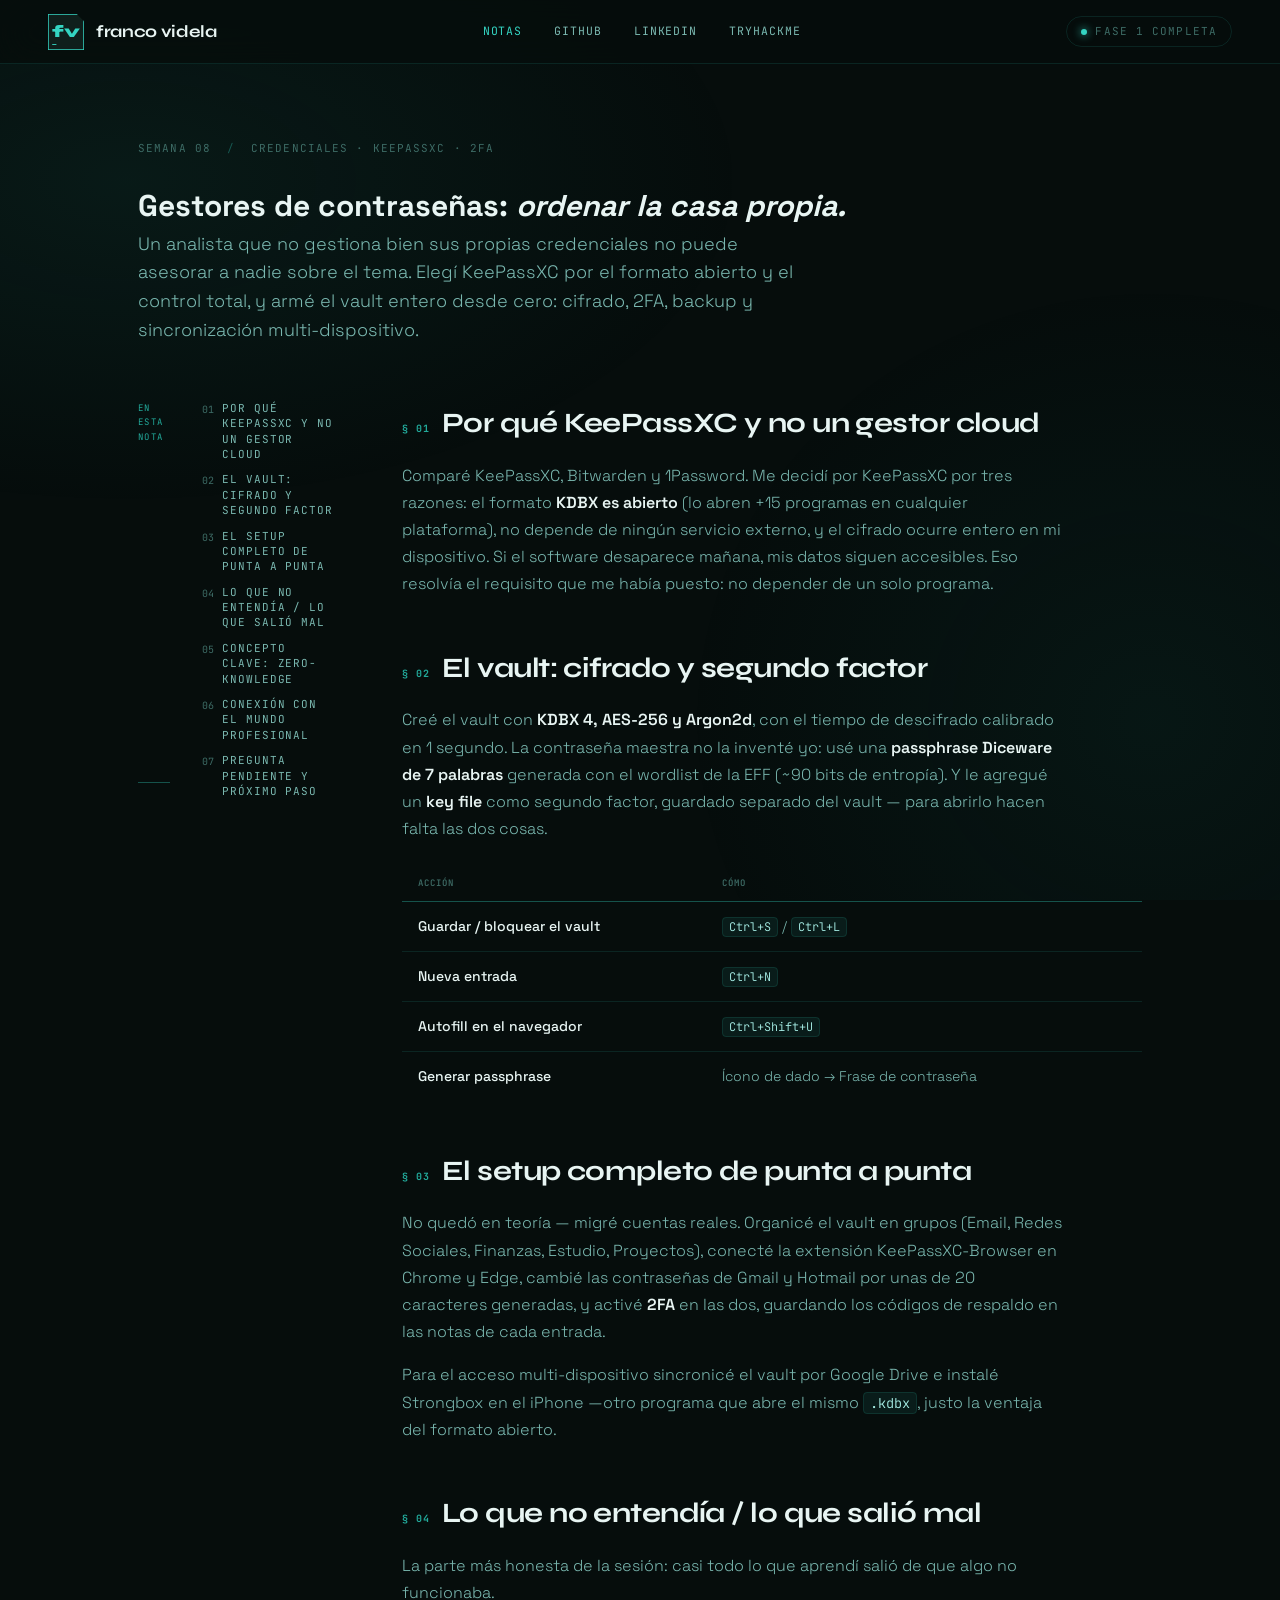
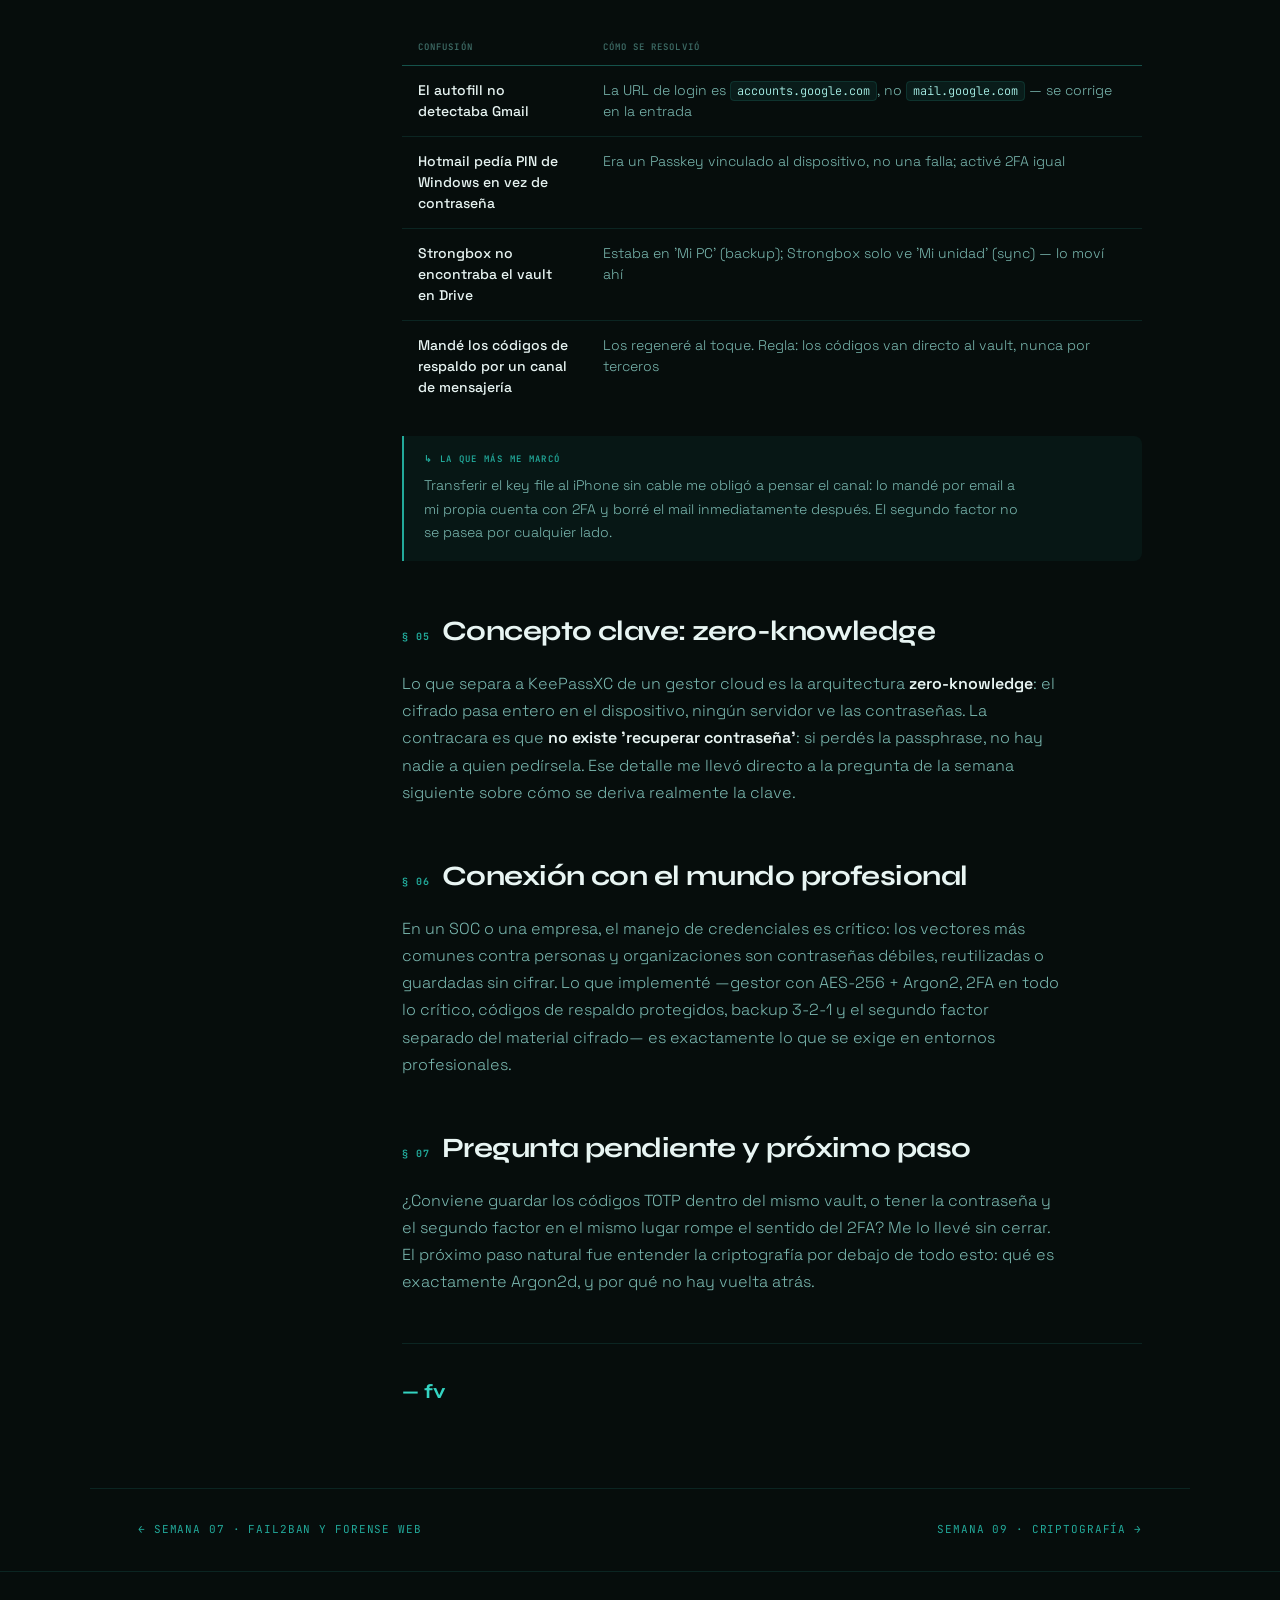
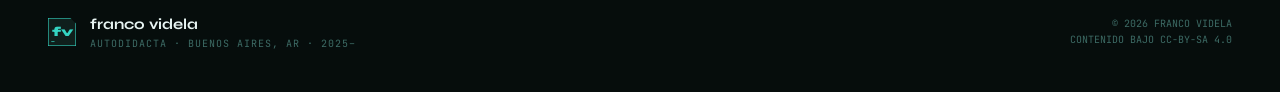
<file: docs/semanas/semana-08.html>
<!doctype html>
<html lang="es">
<head>
<meta charset="utf-8"/>
<meta name="viewport" content="width=device-width, initial-scale=1"/>
<title>Semana 06 — Forense de logs y detección activa · franco videla</title>
<link rel="preconnect" href="https://fonts.googleapis.com"/>
<link rel="preconnect" href="https://fonts.gstatic.com" crossorigin/>
<link href="https://fonts.googleapis.com/css2?family=Syne:wght@400;500;600;700;800&family=Space+Grotesk:wght@300;400;500;600&family=JetBrains+Mono:wght@400;500&display=swap" rel="stylesheet"/>
<style>
* { margin: 0; padding: 0; box-sizing: border-box; }
:root {
  --bg-deep:    #060d0c;
  --bg-card:    #0f1f1c;
  --bg-code:    #080f0e;
  --teal-400:   #22a99a;
  --teal-300:   #34d4c2;
  --teal-100:   #a8f0e8;
  --amber:      #e5a85a;
  --sage:       #b7c99a;
  --critical:   #e57373;
  --text-prime: #e8f5f3;
  --text-sec:   #7ab8b0;
  --text-muted: #3d6b65;
  --border:     rgba(52,212,194,0.12);
  --border-hot: rgba(52,212,194,0.35);
  --ff-head:  "Syne", sans-serif;
  --ff-body:  "Space Grotesk", sans-serif;
  --ff-mono:  "JetBrains Mono", monospace;
}
html { scroll-behavior: smooth; }
body { background: var(--bg-deep); color: var(--text-prime); font-family: var(--ff-body); font-size: 15px; line-height: 1.6; overflow-x: hidden; }
.mesh { position: fixed; inset: 0; pointer-events: none; z-index: 0; background: radial-gradient(ellipse 80% 60% at 10% 20%, rgba(26,122,110,0.12) 0%, transparent 60%), radial-gradient(ellipse 60% 80% at 90% 80%, rgba(13,78,70,0.15) 0%, transparent 60%); }

/* HEADER */
header { position: fixed; top: 0; left: 0; right: 0; z-index: 100; display: flex; align-items: center; justify-content: space-between; padding: 0 48px; height: 64px; background: rgba(6,13,12,0.85); backdrop-filter: blur(20px); border-bottom: 1px solid var(--border); }
.logo-link { display: flex; align-items: center; gap: 12px; text-decoration: none; }
.logo-name { font-family: var(--ff-head); font-size: 17px; font-weight: 700; color: var(--text-prime); letter-spacing: -0.02em; }
nav { display: flex; gap: 32px; }
nav a { font-family: var(--ff-mono); font-size: 11.5px; text-transform: uppercase; letter-spacing: 0.08em; color: var(--text-sec); text-decoration: none; transition: color 0.2s; }
nav a:hover, nav a.active { color: var(--teal-300); }
.status-badge { display: flex; align-items: center; gap: 8px; font-family: var(--ff-mono); font-size: 11px; text-transform: uppercase; letter-spacing: 0.1em; color: var(--text-muted); padding: 6px 14px; border: 1px solid var(--border); border-radius: 99px; }
.status-dot { width: 6px; height: 6px; border-radius: 50%; background: var(--teal-300); box-shadow: 0 0 8px var(--teal-300); animation: pulse 2s infinite; }
@keyframes pulse { 0%,100%{opacity:1;box-shadow:0 0 8px var(--teal-300)}50%{opacity:.6;box-shadow:0 0 16px var(--teal-300)} }

/* ARTICLE LAYOUT */
.article-wrap { position: relative; z-index: 1; max-width: 1100px; margin: 0 auto; padding: 100px 48px 80px; }
.article-meta { display: flex; gap: 16px; flex-wrap: wrap; font-family: var(--ff-mono); font-size: 11px; text-transform: uppercase; letter-spacing: 0.1em; color: var(--text-muted); margin-bottom: 24px; margin-top: 40px; }
.article-meta .sep { color: var(--border-hot); }
.article h1 { font-family: var(--ff-head); font-size: clamp(36px,5vw,64px); font-weight: 800; line-height: 1.05; letter-spacing: -0.03em; color: var(--text-prime); margin-bottom: 20px; max-width: 20ch; }
.article h1 em { font-style: normal; color: var(--teal-300); }
.lede { font-size: 18px; color: var(--text-sec); line-height: 1.6; max-width: 60ch; margin-bottom: 56px; font-weight: 300; }

.article-body { display: grid; grid-template-columns: 200px 1fr; gap: 64px; }

/* TOC */
.toc { position: sticky; top: 90px; align-self: start; }
.toc-label { font-family: var(--ff-mono); font-size: 9px; text-transform: uppercase; letter-spacing: 0.15em; color: var(--teal-400); margin-bottom: 16px; padding-bottom: 10px; border-bottom: 1px solid var(--border-hot); }
.toc ol { list-style: none; counter-reset: toc; display: grid; gap: 10px; }
.toc li { counter-increment: toc; display: flex; gap: 8px; }
.toc li::before { content: counter(toc, decimal-leading-zero); font-family: var(--ff-mono); font-size: 10px; color: var(--text-muted); flex-shrink: 0; margin-top: 1px; }
.toc a { font-family: var(--ff-mono); font-size: 11px; color: var(--text-sec); text-decoration: none; line-height: 1.4; transition: color 0.2s; }
.toc a:hover { color: var(--teal-300); }

/* PROSE */
.prose h2 { font-family: var(--ff-head); font-size: 28px; font-weight: 700; color: var(--text-prime); letter-spacing: -0.02em; margin: 48px 0 16px; display: flex; align-items: baseline; gap: 12px; }
.prose h2:first-child { margin-top: 0; }
.prose h2 .num { font-family: var(--ff-mono); font-size: 10px; color: var(--teal-400); letter-spacing: 0.1em; flex-shrink: 0; }
.prose p { font-size: 16px; color: var(--text-sec); line-height: 1.7; margin-bottom: 16px; max-width: 66ch; font-weight: 300; }
.prose strong { color: var(--text-prime); font-weight: 600; }
.prose a { color: var(--teal-300); text-decoration: none; border-bottom: 1px solid rgba(52,212,194,0.3); }
.prose ul { list-style: none; margin: 0 0 20px; display: grid; gap: 8px; }
.prose ul li { position: relative; padding-left: 20px; font-size: 15px; color: var(--text-sec); line-height: 1.6; max-width: 66ch; font-weight: 300; }
.prose ul li::before { content: ""; position: absolute; left: 0; top: 0.75em; width: 8px; height: 1px; background: var(--teal-400); }

/* CODE BLOCKS */
.code-block { background: var(--bg-code); border: 1px solid var(--border); border-radius: 10px; overflow: hidden; margin: 24px 0; font-family: var(--ff-mono); font-size: 13px; line-height: 1.7; }
.code-head { display: flex; align-items: center; justify-content: space-between; padding: 10px 16px; background: rgba(52,212,194,0.04); border-bottom: 1px solid var(--border); }
.code-dots { display: flex; gap: 6px; }
.code-dots span { width: 8px; height: 8px; border-radius: 50%; background: var(--border-hot); }
.code-file { font-size: 11px; color: var(--text-muted); }
.code-file b { color: var(--teal-100); font-weight: 500; }
.code-lang { font-size: 9px; color: var(--teal-400); text-transform: uppercase; letter-spacing: 0.12em; }
.code-body { display: grid; grid-template-columns: 40px 1fr; }
.code-gutter { padding: 16px 12px; text-align: right; color: var(--text-muted); opacity: 0.4; user-select: none; border-right: 1px solid var(--border); font-size: 12px; }
.code-gutter span { display: block; line-height: 1.7; }
.code-lines { padding: 16px 20px; white-space: pre; overflow-x: auto; }
.code-lines .ln { display: block; }
.tok-cmt { color: #3d6b65; font-style: italic; }
.tok-fn  { color: #f0d78c; }
.tok-str { color: var(--sage); }
.tok-var { color: var(--text-sec); }
.tok-num { color: #e89a6a; }

/* INLINE CODE */
code { font-family: var(--ff-mono); font-size: 0.85em; background: rgba(52,212,194,0.08); border: 1px solid var(--border); border-radius: 4px; padding: 1px 6px; color: var(--teal-100); }

/* CALLOUTS */
.callout { border-left: 2px solid var(--teal-400); background: rgba(52,212,194,0.05); padding: 16px 20px; margin: 24px 0; border-radius: 0 8px 8px 0; }
.callout-label { font-family: var(--ff-mono); font-size: 9px; text-transform: uppercase; letter-spacing: 0.15em; color: var(--teal-400); display: block; margin-bottom: 8px; font-weight: 600; }
.callout p { font-size: 14px; margin: 0; }
.callout.crit { border-color: var(--critical); background: rgba(229,115,115,0.05); }
.callout.crit .callout-label { color: var(--critical); }

/* CONFUSION TABLE */
.table-wrap { overflow-x: auto; margin: 24px 0; }
table { width: 100%; border-collapse: collapse; font-size: 14px; }
thead th { font-family: var(--ff-mono); font-size: 9px; text-transform: uppercase; letter-spacing: 0.12em; color: var(--text-muted); text-align: left; padding: 10px 16px; border-bottom: 1px solid var(--border-hot); font-weight: 600; }
tbody td { padding: 14px 16px; border-bottom: 1px solid var(--border); color: var(--text-sec); line-height: 1.5; vertical-align: top; font-weight: 300; }
tbody td:first-child { color: var(--text-prime); font-weight: 500; max-width: 200px; }
tbody tr:last-child td { border-bottom: 0; }
tbody tr:hover td { background: rgba(52,212,194,0.03); }

/* SIGN OFF */
.sign-off { margin-top: 48px; padding-top: 32px; border-top: 1px solid var(--border); font-family: var(--ff-head); font-size: 20px; font-weight: 700; color: var(--teal-300); }

/* NAV BETWEEN WEEKS */
.week-nav { position: relative; z-index: 1; max-width: 1100px; margin: 0 auto; padding: 32px 48px; border-top: 1px solid var(--border); display: flex; justify-content: space-between; align-items: center; }
.week-nav a { font-family: var(--ff-mono); font-size: 11px; text-transform: uppercase; letter-spacing: 0.08em; color: var(--teal-400); text-decoration: none; transition: color 0.2s; }
.week-nav a:hover { color: var(--teal-300); }

/* FOOTER */
footer { position: relative; z-index: 1; border-top: 1px solid var(--border); padding: 40px 48px; display: flex; justify-content: space-between; align-items: center; }
.footer-left { display: flex; align-items: center; gap: 14px; }
.footer-name { font-family: var(--ff-head); font-size: 15px; font-weight: 700; color: var(--text-prime); }
.footer-sub { font-family: var(--ff-mono); font-size: 10px; color: var(--text-muted); text-transform: uppercase; letter-spacing: 0.1em; }
.footer-right { font-family: var(--ff-mono); font-size: 10px; color: var(--text-muted); text-transform: uppercase; text-align: right; }

.reveal { opacity: 0; transform: translateY(20px); transition: opacity 0.5s ease, transform 0.5s ease; }
.reveal.visible { opacity: 1; transform: translateY(0); }
.reveal-delay-1{transition-delay:.1s}.reveal-delay-2{transition-delay:.2s}

@media(max-width:900px){header{padding:0 24px}.status-badge{display:none}.article-wrap{padding:90px 24px 60px}.article-body{grid-template-columns:1fr}.toc{position:static;margin-bottom:40px}.week-nav{padding:24px}.footer{padding:32px 24px;flex-direction:column;gap:16px;text-align:center}}

/* FIGURES (screenshots) */
figure { margin: 28px 0; border: 1px solid var(--border); border-radius: 12px; overflow: hidden; background: var(--bg-code); }
figure img { display: block; width: 100%; height: auto; border-bottom: 1px solid var(--border); }
figcaption { padding: 12px 16px; font-family: var(--ff-mono); font-size: 11.5px; line-height: 1.55; color: var(--text-muted); }
figcaption b { color: var(--text-sec); font-weight: 500; }
</style>
</head>
<body>
<div class="mesh"></div>

<header>
  <a href="../index.html" class="logo-link">
    <svg width="36" height="36" viewBox="0 0 120 120" xmlns="http://www.w3.org/2000/svg">
      <defs><clipPath id="c"><path d="M0 0 H96 L120 24 V120 H0 Z"/></clipPath></defs>
      <g clip-path="url(#c)">
        <rect width="120" height="120" fill="#0f1f1c"/>
        <rect width="120" height="120" fill="none" stroke="#34d4c2" stroke-width="5"/>
        <text x="60" y="78" font-family="Syne,sans-serif" font-size="58" font-weight="800" fill="#34d4c2" text-anchor="middle">fv</text>
        <rect x="14" y="100" width="14" height="3" fill="#34d4c2"/>
      </g>
    </svg>
    <span class="logo-name">franco videla</span>
  </a>
  <nav>
    <a href="../index.html" class="active">notas</a>
    <a href="https://github.com/fraancovidela/cybersecurity-journey" target="_blank">github</a>
    <a href="https://linkedin.com/in/fraancovidela" target="_blank">linkedin</a>
    <a href="https://tryhackme.com/p/fraancovidela" target="_blank">tryhackme</a>
  </nav>
  <div class="status-badge">
    <span class="status-dot"></span>
    fase 1 completa
  </div>
</header>
<div class="article-wrap">
  <div class="article-meta reveal">
    <span>Semana 08</span>
    <span class="sep">/</span>
    <span>Credenciales · KeePassXC · 2FA</span>
  </div>

  <h1 class="reveal reveal-delay-1">Gestores de contraseñas: <em>ordenar la casa propia.</em></h1>
  <p class="lede reveal reveal-delay-2">Un analista que no gestiona bien sus propias credenciales no puede asesorar a nadie sobre el tema. Elegí KeePassXC por el formato abierto y el control total, y armé el vault entero desde cero: cifrado, 2FA, backup y sincronización multi-dispositivo.</p>

  <div class="article-body">
    <nav class="toc reveal">
      <div class="toc-label">En esta nota</div>
      <ol><li><a href="#porque">Por qué KeePassXC y no un gestor cloud</a></li><li><a href="#vault">El vault: cifrado y segundo factor</a></li><li><a href="#setup">El setup completo de punta a punta</a></li><li><a href="#confusiones">Lo que no entendía / lo que salió mal</a></li><li><a href="#concepto">Concepto clave: zero-knowledge</a></li><li><a href="#profesional">Conexión con el mundo profesional</a></li><li><a href="#pendiente">Pregunta pendiente y próximo paso</a></li></ol>
    </nav>

    <div class="prose reveal reveal-delay-1">

      <h2 id="porque"><span class="num">§ 01</span> Por qué KeePassXC y no un gestor cloud</h2>
      <p>Comparé KeePassXC, Bitwarden y 1Password. Me decidí por KeePassXC por tres razones: el formato <strong>KDBX es abierto</strong> (lo abren +15 programas en cualquier plataforma), no depende de ningún servicio externo, y el cifrado ocurre entero en mi dispositivo. Si el software desaparece mañana, mis datos siguen accesibles. Eso resolvía el requisito que me había puesto: no depender de un solo programa.</p>
      <h2 id="vault"><span class="num">§ 02</span> El vault: cifrado y segundo factor</h2>
      <p>Creé el vault con <strong>KDBX 4, AES-256 y Argon2d</strong>, con el tiempo de descifrado calibrado en 1 segundo. La contraseña maestra no la inventé yo: usé una <strong>passphrase Diceware de 7 palabras</strong> generada con el wordlist de la EFF (~90 bits de entropía). Y le agregué un <strong>key file</strong> como segundo factor, guardado separado del vault — para abrirlo hacen falta las dos cosas.</p>
      <div class="table-wrap"><table><thead><tr><th>Acción</th><th>Cómo</th></tr></thead><tbody><tr><td>Guardar / bloquear el vault</td><td><code>Ctrl+S</code> / <code>Ctrl+L</code></td></tr><tr><td>Nueva entrada</td><td><code>Ctrl+N</code></td></tr><tr><td>Autofill en el navegador</td><td><code>Ctrl+Shift+U</code></td></tr><tr><td>Generar passphrase</td><td>Ícono de dado → Frase de contraseña</td></tr></tbody></table></div>
      <h2 id="setup"><span class="num">§ 03</span> El setup completo de punta a punta</h2>
      <p>No quedó en teoría — migré cuentas reales. Organicé el vault en grupos (Email, Redes Sociales, Finanzas, Estudio, Proyectos), conecté la extensión KeePassXC-Browser en Chrome y Edge, cambié las contraseñas de Gmail y Hotmail por unas de 20 caracteres generadas, y activé <strong>2FA</strong> en las dos, guardando los códigos de respaldo en las notas de cada entrada.</p>
      <p>Para el acceso multi-dispositivo sincronicé el vault por Google Drive e instalé Strongbox en el iPhone —otro programa que abre el mismo <code>.kdbx</code>, justo la ventaja del formato abierto.</p>
      <h2 id="confusiones"><span class="num">§ 04</span> Lo que no entendía / lo que salió mal</h2>
      <p>La parte más honesta de la sesión: casi todo lo que aprendí salió de que algo no funcionaba.</p>
      <div class="table-wrap"><table><thead><tr><th>Confusión</th><th>Cómo se resolvió</th></tr></thead><tbody><tr><td>El autofill no detectaba Gmail</td><td>La URL de login es <code>accounts.google.com</code>, no <code>mail.google.com</code> — se corrige en la entrada</td></tr><tr><td>Hotmail pedía PIN de Windows en vez de contraseña</td><td>Era un Passkey vinculado al dispositivo, no una falla; activé 2FA igual</td></tr><tr><td>Strongbox no encontraba el vault en Drive</td><td>Estaba en 'Mi PC' (backup); Strongbox solo ve 'Mi unidad' (sync) — lo moví ahí</td></tr><tr><td>Mandé los códigos de respaldo por un canal de mensajería</td><td>Los regeneré al toque. Regla: los códigos van directo al vault, nunca por terceros</td></tr></tbody></table></div>
      <div class="callout"><span class="callout-label">↳ La que más me marcó</span><p>Transferir el key file al iPhone sin cable me obligó a pensar el canal: lo mandé por email a mi propia cuenta con 2FA y borré el mail inmediatamente después. El segundo factor no se pasea por cualquier lado.</p></div>
      <h2 id="concepto"><span class="num">§ 05</span> Concepto clave: zero-knowledge</h2>
      <p>Lo que separa a KeePassXC de un gestor cloud es la arquitectura <strong>zero-knowledge</strong>: el cifrado pasa entero en el dispositivo, ningún servidor ve las contraseñas. La contracara es que <strong>no existe 'recuperar contraseña'</strong>: si perdés la passphrase, no hay nadie a quien pedírsela. Ese detalle me llevó directo a la pregunta de la semana siguiente sobre cómo se deriva realmente la clave.</p>
      <h2 id="profesional"><span class="num">§ 06</span> Conexión con el mundo profesional</h2>
      <p>En un SOC o una empresa, el manejo de credenciales es crítico: los vectores más comunes contra personas y organizaciones son contraseñas débiles, reutilizadas o guardadas sin cifrar. Lo que implementé —gestor con AES-256 + Argon2, 2FA en todo lo crítico, códigos de respaldo protegidos, backup 3-2-1 y el segundo factor separado del material cifrado— es exactamente lo que se exige en entornos profesionales.</p>
      <h2 id="pendiente"><span class="num">§ 07</span> Pregunta pendiente y próximo paso</h2>
      <p>¿Conviene guardar los códigos TOTP dentro del mismo vault, o tener la contraseña y el segundo factor en el mismo lugar rompe el sentido del 2FA? Me lo llevé sin cerrar. El próximo paso natural fue entender la criptografía por debajo de todo esto: qué es exactamente Argon2d, y por qué no hay vuelta atrás.</p>

      <div class="sign-off">— fv</div>
    </div>
  </div>
</div>

<div class="week-nav">
  <a href="semana-07.html">← Semana 07 · Fail2Ban y forense web</a>
  <a href="semana-09.html">Semana 09 · Criptografía →</a>
</div>

<footer>
  <div class="footer-left">
    <svg width="28" height="28" viewBox="0 0 120 120" xmlns="http://www.w3.org/2000/svg">
      <defs><clipPath id="cf"><path d="M0 0 H96 L120 24 V120 H0 Z"/></clipPath></defs>
      <g clip-path="url(#cf)">
        <rect width="120" height="120" fill="#0f1f1c"/>
        <rect width="120" height="120" fill="none" stroke="#34d4c2" stroke-width="5"/>
        <text x="60" y="78" font-family="Syne,sans-serif" font-size="58" font-weight="800" fill="#34d4c2" text-anchor="middle">fv</text>
        <rect x="14" y="100" width="14" height="3" fill="#34d4c2"/>
      </g>
    </svg>
    <div>
      <div class="footer-name">franco videla</div>
      <div class="footer-sub">autodidacta · buenos aires, ar · 2025–</div>
    </div>
  </div>
  <div class="footer-right">
    <div>© 2026 franco videla</div>
    <div>contenido bajo cc-by-sa 4.0</div>
  </div>
</footer>

<script>
const observer = new IntersectionObserver((entries) => {
  entries.forEach(entry => { if (entry.isIntersecting) entry.target.classList.add('visible'); });
}, { threshold: 0.08 });
document.querySelectorAll('.reveal').forEach(el => observer.observe(el));
setTimeout(() => document.querySelectorAll('.article-wrap .reveal').forEach(el => el.classList.add('visible')), 100);
</script>
</body>
</html>
</file>
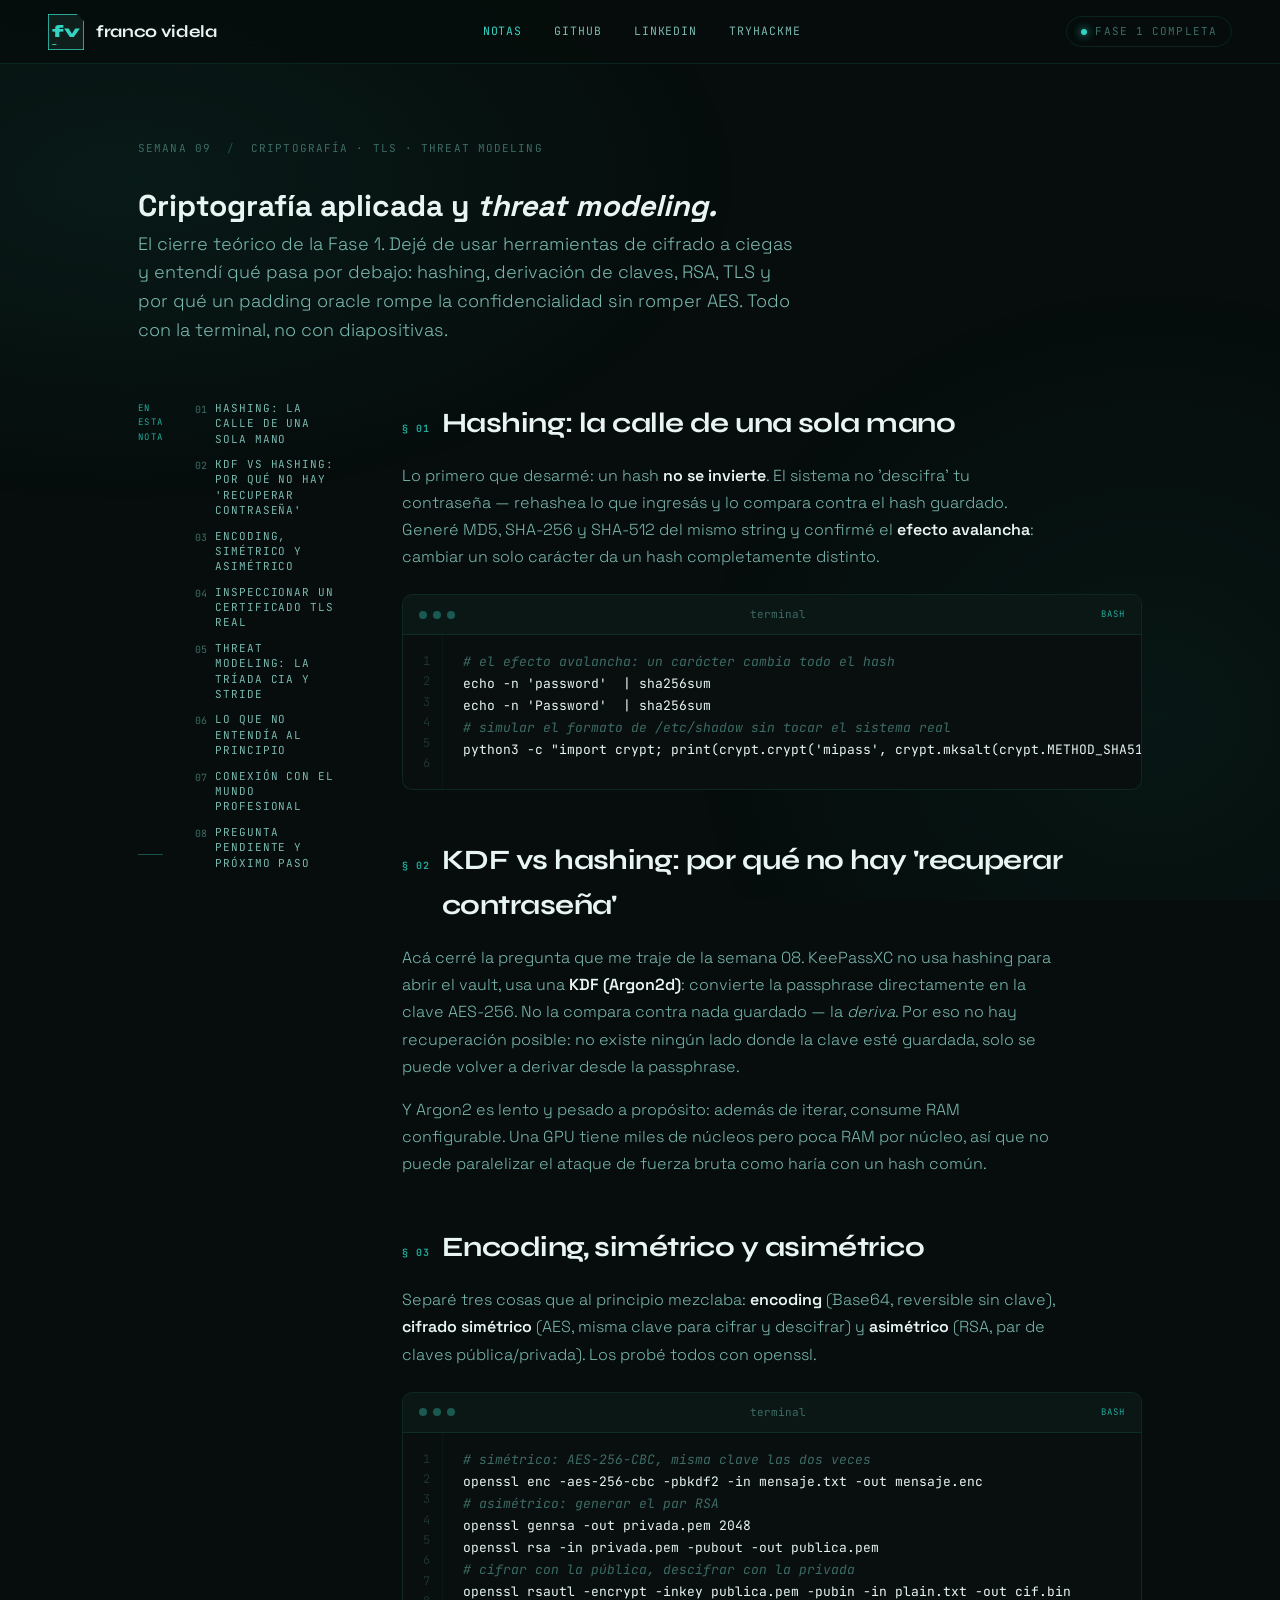
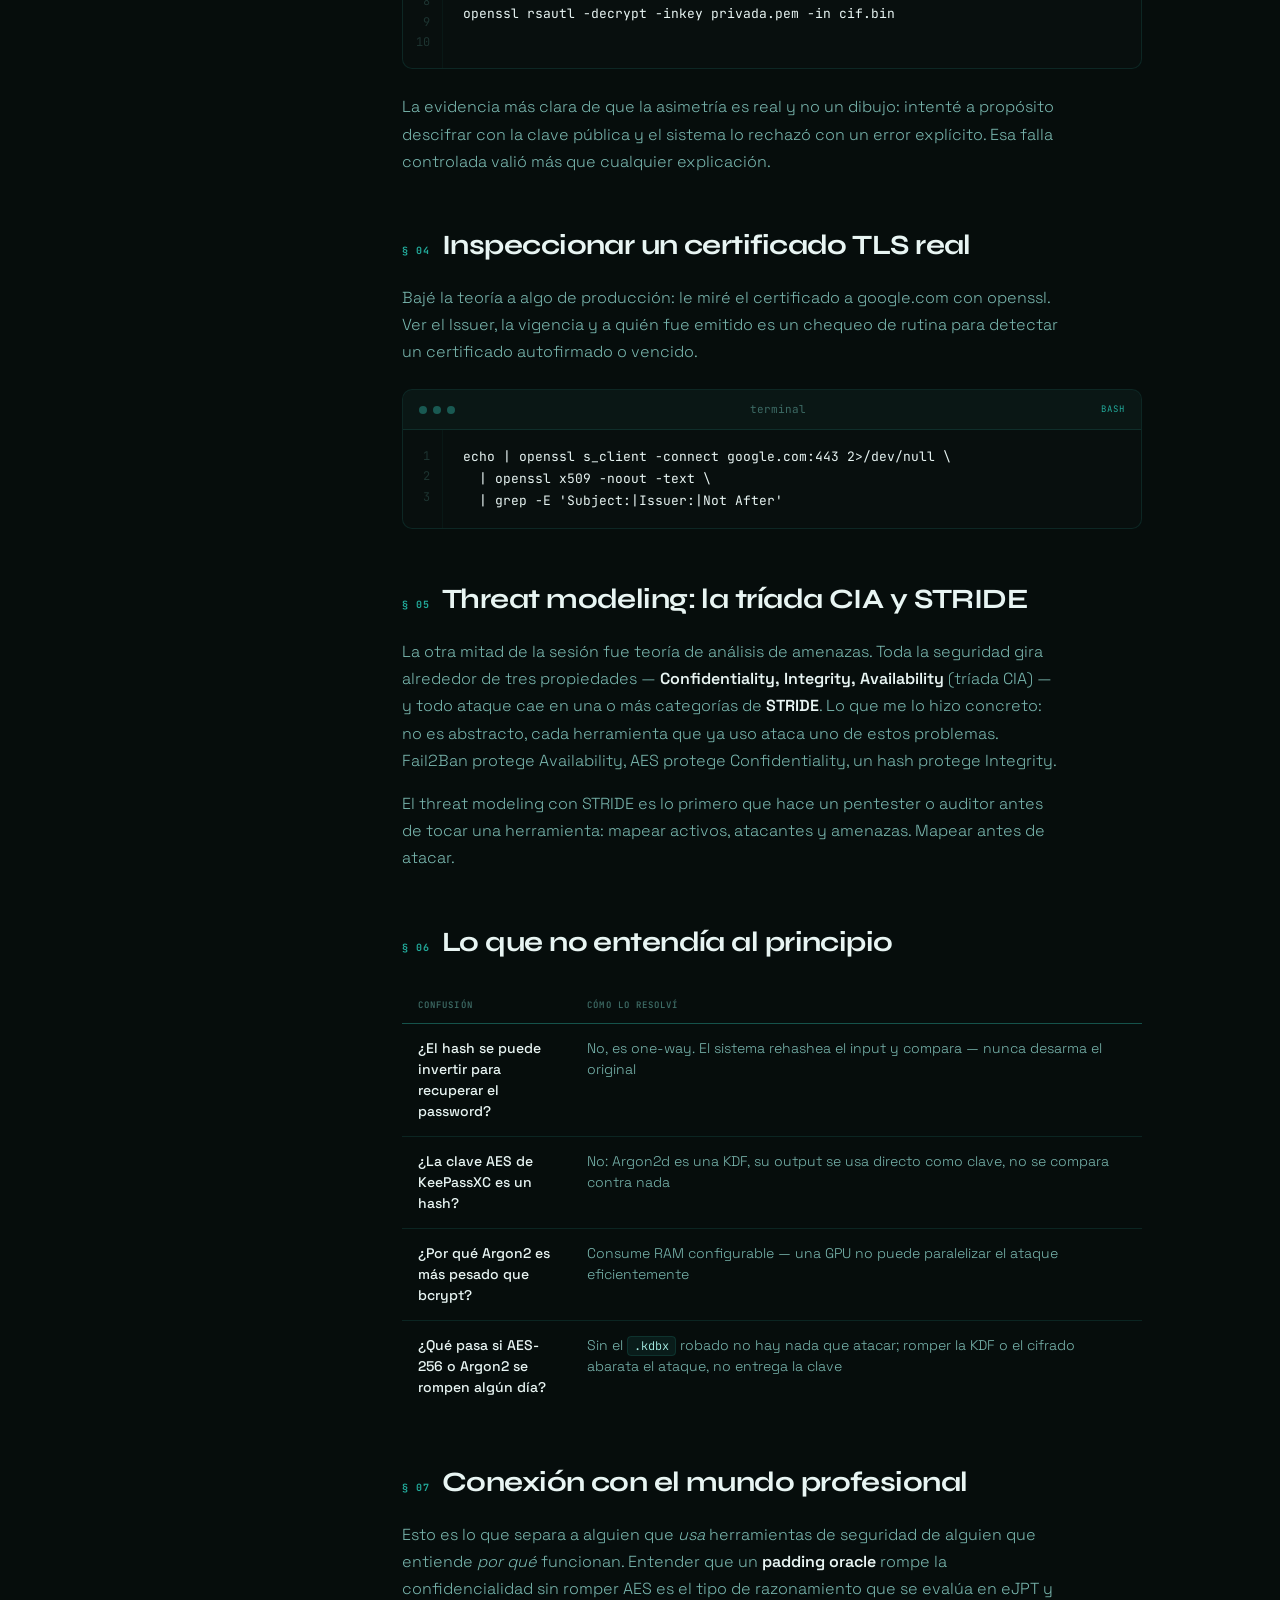
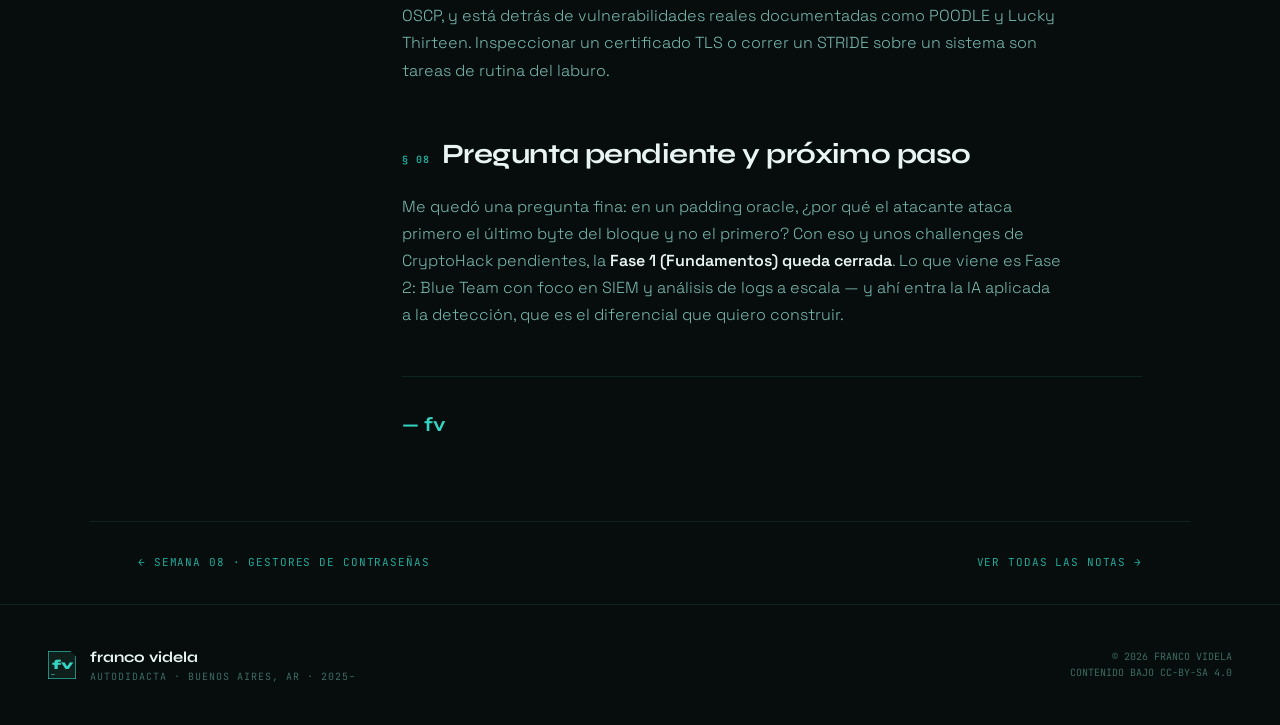
<file: docs/semanas/semana-09.html>
<!doctype html>
<html lang="es">
<head>
<meta charset="utf-8"/>
<meta name="viewport" content="width=device-width, initial-scale=1"/>
<title>Semana 06 — Forense de logs y detección activa · franco videla</title>
<link rel="preconnect" href="https://fonts.googleapis.com"/>
<link rel="preconnect" href="https://fonts.gstatic.com" crossorigin/>
<link href="https://fonts.googleapis.com/css2?family=Syne:wght@400;500;600;700;800&family=Space+Grotesk:wght@300;400;500;600&family=JetBrains+Mono:wght@400;500&display=swap" rel="stylesheet"/>
<style>
* { margin: 0; padding: 0; box-sizing: border-box; }
:root {
  --bg-deep:    #060d0c;
  --bg-card:    #0f1f1c;
  --bg-code:    #080f0e;
  --teal-400:   #22a99a;
  --teal-300:   #34d4c2;
  --teal-100:   #a8f0e8;
  --amber:      #e5a85a;
  --sage:       #b7c99a;
  --critical:   #e57373;
  --text-prime: #e8f5f3;
  --text-sec:   #7ab8b0;
  --text-muted: #3d6b65;
  --border:     rgba(52,212,194,0.12);
  --border-hot: rgba(52,212,194,0.35);
  --ff-head:  "Syne", sans-serif;
  --ff-body:  "Space Grotesk", sans-serif;
  --ff-mono:  "JetBrains Mono", monospace;
}
html { scroll-behavior: smooth; }
body { background: var(--bg-deep); color: var(--text-prime); font-family: var(--ff-body); font-size: 15px; line-height: 1.6; overflow-x: hidden; }
.mesh { position: fixed; inset: 0; pointer-events: none; z-index: 0; background: radial-gradient(ellipse 80% 60% at 10% 20%, rgba(26,122,110,0.12) 0%, transparent 60%), radial-gradient(ellipse 60% 80% at 90% 80%, rgba(13,78,70,0.15) 0%, transparent 60%); }

/* HEADER */
header { position: fixed; top: 0; left: 0; right: 0; z-index: 100; display: flex; align-items: center; justify-content: space-between; padding: 0 48px; height: 64px; background: rgba(6,13,12,0.85); backdrop-filter: blur(20px); border-bottom: 1px solid var(--border); }
.logo-link { display: flex; align-items: center; gap: 12px; text-decoration: none; }
.logo-name { font-family: var(--ff-head); font-size: 17px; font-weight: 700; color: var(--text-prime); letter-spacing: -0.02em; }
nav { display: flex; gap: 32px; }
nav a { font-family: var(--ff-mono); font-size: 11.5px; text-transform: uppercase; letter-spacing: 0.08em; color: var(--text-sec); text-decoration: none; transition: color 0.2s; }
nav a:hover, nav a.active { color: var(--teal-300); }
.status-badge { display: flex; align-items: center; gap: 8px; font-family: var(--ff-mono); font-size: 11px; text-transform: uppercase; letter-spacing: 0.1em; color: var(--text-muted); padding: 6px 14px; border: 1px solid var(--border); border-radius: 99px; }
.status-dot { width: 6px; height: 6px; border-radius: 50%; background: var(--teal-300); box-shadow: 0 0 8px var(--teal-300); animation: pulse 2s infinite; }
@keyframes pulse { 0%,100%{opacity:1;box-shadow:0 0 8px var(--teal-300)}50%{opacity:.6;box-shadow:0 0 16px var(--teal-300)} }

/* ARTICLE LAYOUT */
.article-wrap { position: relative; z-index: 1; max-width: 1100px; margin: 0 auto; padding: 100px 48px 80px; }
.article-meta { display: flex; gap: 16px; flex-wrap: wrap; font-family: var(--ff-mono); font-size: 11px; text-transform: uppercase; letter-spacing: 0.1em; color: var(--text-muted); margin-bottom: 24px; margin-top: 40px; }
.article-meta .sep { color: var(--border-hot); }
.article h1 { font-family: var(--ff-head); font-size: clamp(36px,5vw,64px); font-weight: 800; line-height: 1.05; letter-spacing: -0.03em; color: var(--text-prime); margin-bottom: 20px; max-width: 20ch; }
.article h1 em { font-style: normal; color: var(--teal-300); }
.lede { font-size: 18px; color: var(--text-sec); line-height: 1.6; max-width: 60ch; margin-bottom: 56px; font-weight: 300; }

.article-body { display: grid; grid-template-columns: 200px 1fr; gap: 64px; }

/* TOC */
.toc { position: sticky; top: 90px; align-self: start; }
.toc-label { font-family: var(--ff-mono); font-size: 9px; text-transform: uppercase; letter-spacing: 0.15em; color: var(--teal-400); margin-bottom: 16px; padding-bottom: 10px; border-bottom: 1px solid var(--border-hot); }
.toc ol { list-style: none; counter-reset: toc; display: grid; gap: 10px; }
.toc li { counter-increment: toc; display: flex; gap: 8px; }
.toc li::before { content: counter(toc, decimal-leading-zero); font-family: var(--ff-mono); font-size: 10px; color: var(--text-muted); flex-shrink: 0; margin-top: 1px; }
.toc a { font-family: var(--ff-mono); font-size: 11px; color: var(--text-sec); text-decoration: none; line-height: 1.4; transition: color 0.2s; }
.toc a:hover { color: var(--teal-300); }

/* PROSE */
.prose h2 { font-family: var(--ff-head); font-size: 28px; font-weight: 700; color: var(--text-prime); letter-spacing: -0.02em; margin: 48px 0 16px; display: flex; align-items: baseline; gap: 12px; }
.prose h2:first-child { margin-top: 0; }
.prose h2 .num { font-family: var(--ff-mono); font-size: 10px; color: var(--teal-400); letter-spacing: 0.1em; flex-shrink: 0; }
.prose p { font-size: 16px; color: var(--text-sec); line-height: 1.7; margin-bottom: 16px; max-width: 66ch; font-weight: 300; }
.prose strong { color: var(--text-prime); font-weight: 600; }
.prose a { color: var(--teal-300); text-decoration: none; border-bottom: 1px solid rgba(52,212,194,0.3); }
.prose ul { list-style: none; margin: 0 0 20px; display: grid; gap: 8px; }
.prose ul li { position: relative; padding-left: 20px; font-size: 15px; color: var(--text-sec); line-height: 1.6; max-width: 66ch; font-weight: 300; }
.prose ul li::before { content: ""; position: absolute; left: 0; top: 0.75em; width: 8px; height: 1px; background: var(--teal-400); }

/* CODE BLOCKS */
.code-block { background: var(--bg-code); border: 1px solid var(--border); border-radius: 10px; overflow: hidden; margin: 24px 0; font-family: var(--ff-mono); font-size: 13px; line-height: 1.7; }
.code-head { display: flex; align-items: center; justify-content: space-between; padding: 10px 16px; background: rgba(52,212,194,0.04); border-bottom: 1px solid var(--border); }
.code-dots { display: flex; gap: 6px; }
.code-dots span { width: 8px; height: 8px; border-radius: 50%; background: var(--border-hot); }
.code-file { font-size: 11px; color: var(--text-muted); }
.code-file b { color: var(--teal-100); font-weight: 500; }
.code-lang { font-size: 9px; color: var(--teal-400); text-transform: uppercase; letter-spacing: 0.12em; }
.code-body { display: grid; grid-template-columns: 40px 1fr; }
.code-gutter { padding: 16px 12px; text-align: right; color: var(--text-muted); opacity: 0.4; user-select: none; border-right: 1px solid var(--border); font-size: 12px; }
.code-gutter span { display: block; line-height: 1.7; }
.code-lines { padding: 16px 20px; white-space: pre; overflow-x: auto; }
.code-lines .ln { display: block; }
.tok-cmt { color: #3d6b65; font-style: italic; }
.tok-fn  { color: #f0d78c; }
.tok-str { color: var(--sage); }
.tok-var { color: var(--text-sec); }
.tok-num { color: #e89a6a; }

/* INLINE CODE */
code { font-family: var(--ff-mono); font-size: 0.85em; background: rgba(52,212,194,0.08); border: 1px solid var(--border); border-radius: 4px; padding: 1px 6px; color: var(--teal-100); }

/* CALLOUTS */
.callout { border-left: 2px solid var(--teal-400); background: rgba(52,212,194,0.05); padding: 16px 20px; margin: 24px 0; border-radius: 0 8px 8px 0; }
.callout-label { font-family: var(--ff-mono); font-size: 9px; text-transform: uppercase; letter-spacing: 0.15em; color: var(--teal-400); display: block; margin-bottom: 8px; font-weight: 600; }
.callout p { font-size: 14px; margin: 0; }
.callout.crit { border-color: var(--critical); background: rgba(229,115,115,0.05); }
.callout.crit .callout-label { color: var(--critical); }

/* CONFUSION TABLE */
.table-wrap { overflow-x: auto; margin: 24px 0; }
table { width: 100%; border-collapse: collapse; font-size: 14px; }
thead th { font-family: var(--ff-mono); font-size: 9px; text-transform: uppercase; letter-spacing: 0.12em; color: var(--text-muted); text-align: left; padding: 10px 16px; border-bottom: 1px solid var(--border-hot); font-weight: 600; }
tbody td { padding: 14px 16px; border-bottom: 1px solid var(--border); color: var(--text-sec); line-height: 1.5; vertical-align: top; font-weight: 300; }
tbody td:first-child { color: var(--text-prime); font-weight: 500; max-width: 200px; }
tbody tr:last-child td { border-bottom: 0; }
tbody tr:hover td { background: rgba(52,212,194,0.03); }

/* SIGN OFF */
.sign-off { margin-top: 48px; padding-top: 32px; border-top: 1px solid var(--border); font-family: var(--ff-head); font-size: 20px; font-weight: 700; color: var(--teal-300); }

/* NAV BETWEEN WEEKS */
.week-nav { position: relative; z-index: 1; max-width: 1100px; margin: 0 auto; padding: 32px 48px; border-top: 1px solid var(--border); display: flex; justify-content: space-between; align-items: center; }
.week-nav a { font-family: var(--ff-mono); font-size: 11px; text-transform: uppercase; letter-spacing: 0.08em; color: var(--teal-400); text-decoration: none; transition: color 0.2s; }
.week-nav a:hover { color: var(--teal-300); }

/* FOOTER */
footer { position: relative; z-index: 1; border-top: 1px solid var(--border); padding: 40px 48px; display: flex; justify-content: space-between; align-items: center; }
.footer-left { display: flex; align-items: center; gap: 14px; }
.footer-name { font-family: var(--ff-head); font-size: 15px; font-weight: 700; color: var(--text-prime); }
.footer-sub { font-family: var(--ff-mono); font-size: 10px; color: var(--text-muted); text-transform: uppercase; letter-spacing: 0.1em; }
.footer-right { font-family: var(--ff-mono); font-size: 10px; color: var(--text-muted); text-transform: uppercase; text-align: right; }

.reveal { opacity: 0; transform: translateY(20px); transition: opacity 0.5s ease, transform 0.5s ease; }
.reveal.visible { opacity: 1; transform: translateY(0); }
.reveal-delay-1{transition-delay:.1s}.reveal-delay-2{transition-delay:.2s}

@media(max-width:900px){header{padding:0 24px}.status-badge{display:none}.article-wrap{padding:90px 24px 60px}.article-body{grid-template-columns:1fr}.toc{position:static;margin-bottom:40px}.week-nav{padding:24px}.footer{padding:32px 24px;flex-direction:column;gap:16px;text-align:center}}

/* FIGURES (screenshots) */
figure { margin: 28px 0; border: 1px solid var(--border); border-radius: 12px; overflow: hidden; background: var(--bg-code); }
figure img { display: block; width: 100%; height: auto; border-bottom: 1px solid var(--border); }
figcaption { padding: 12px 16px; font-family: var(--ff-mono); font-size: 11.5px; line-height: 1.55; color: var(--text-muted); }
figcaption b { color: var(--text-sec); font-weight: 500; }
</style>
</head>
<body>
<div class="mesh"></div>

<header>
  <a href="../index.html" class="logo-link">
    <svg width="36" height="36" viewBox="0 0 120 120" xmlns="http://www.w3.org/2000/svg">
      <defs><clipPath id="c"><path d="M0 0 H96 L120 24 V120 H0 Z"/></clipPath></defs>
      <g clip-path="url(#c)">
        <rect width="120" height="120" fill="#0f1f1c"/>
        <rect width="120" height="120" fill="none" stroke="#34d4c2" stroke-width="5"/>
        <text x="60" y="78" font-family="Syne,sans-serif" font-size="58" font-weight="800" fill="#34d4c2" text-anchor="middle">fv</text>
        <rect x="14" y="100" width="14" height="3" fill="#34d4c2"/>
      </g>
    </svg>
    <span class="logo-name">franco videla</span>
  </a>
  <nav>
    <a href="../index.html" class="active">notas</a>
    <a href="https://github.com/fraancovidela/cybersecurity-journey" target="_blank">github</a>
    <a href="https://linkedin.com/in/fraancovidela" target="_blank">linkedin</a>
    <a href="https://tryhackme.com/p/fraancovidela" target="_blank">tryhackme</a>
  </nav>
  <div class="status-badge">
    <span class="status-dot"></span>
    fase 1 completa
  </div>
</header>
<div class="article-wrap">
  <div class="article-meta reveal">
    <span>Semana 09</span>
    <span class="sep">/</span>
    <span>Criptografía · TLS · Threat Modeling</span>
  </div>

  <h1 class="reveal reveal-delay-1">Criptografía aplicada y <em>threat modeling.</em></h1>
  <p class="lede reveal reveal-delay-2">El cierre teórico de la Fase 1. Dejé de usar herramientas de cifrado a ciegas y entendí qué pasa por debajo: hashing, derivación de claves, RSA, TLS y por qué un padding oracle rompe la confidencialidad sin romper AES. Todo con la terminal, no con diapositivas.</p>

  <div class="article-body">
    <nav class="toc reveal">
      <div class="toc-label">En esta nota</div>
      <ol><li><a href="#hashing">Hashing: la calle de una sola mano</a></li><li><a href="#kdf">KDF vs hashing: por qué no hay 'recuperar contraseña'</a></li><li><a href="#simetrico">Encoding, simétrico y asimétrico</a></li><li><a href="#tls">Inspeccionar un certificado TLS real</a></li><li><a href="#threat">Threat modeling: la tríada CIA y STRIDE</a></li><li><a href="#confusiones">Lo que no entendía al principio</a></li><li><a href="#profesional">Conexión con el mundo profesional</a></li><li><a href="#pendiente">Pregunta pendiente y próximo paso</a></li></ol>
    </nav>

    <div class="prose reveal reveal-delay-1">

      <h2 id="hashing"><span class="num">§ 01</span> Hashing: la calle de una sola mano</h2>
      <p>Lo primero que desarmé: un hash <strong>no se invierte</strong>. El sistema no 'descifra' tu contraseña — rehashea lo que ingresás y lo compara contra el hash guardado. Generé MD5, SHA-256 y SHA-512 del mismo string y confirmé el <strong>efecto avalancha</strong>: cambiar un solo carácter da un hash completamente distinto.</p>
      <div class="code-block"><div class="code-head"><div class="code-dots"><span></span><span></span><span></span></div><span class="code-file">terminal</span><span class="code-lang">bash</span></div><div class="code-body"><div class="code-gutter"><span>1</span><span>2</span><span>3</span><span>4</span><span>5</span><span>6</span></div><div class="code-lines"><span class="ln"><span class="tok-cmt"># el efecto avalancha: un carácter cambia todo el hash</span></span><span class="ln">echo -n 'password'  | sha256sum</span><span class="ln">echo -n 'Password'  | sha256sum</span><span class="ln"></span><span class="ln"><span class="tok-cmt"># simular el formato de /etc/shadow sin tocar el sistema real</span></span><span class="ln">python3 -c "import crypt; print(crypt.crypt('mipass', crypt.mksalt(crypt.METHOD_SHA512)))"</span></div></div></div>
      <h2 id="kdf"><span class="num">§ 02</span> KDF vs hashing: por qué no hay 'recuperar contraseña'</h2>
      <p>Acá cerré la pregunta que me traje de la semana 08. KeePassXC no usa hashing para abrir el vault, usa una <strong>KDF (Argon2d)</strong>: convierte la passphrase directamente en la clave AES-256. No la compara contra nada guardado — la <em>deriva</em>. Por eso no hay recuperación posible: no existe ningún lado donde la clave esté guardada, solo se puede volver a derivar desde la passphrase.</p>
      <p>Y Argon2 es lento y pesado a propósito: además de iterar, consume RAM configurable. Una GPU tiene miles de núcleos pero poca RAM por núcleo, así que no puede paralelizar el ataque de fuerza bruta como haría con un hash común.</p>
      <h2 id="simetrico"><span class="num">§ 03</span> Encoding, simétrico y asimétrico</h2>
      <p>Separé tres cosas que al principio mezclaba: <strong>encoding</strong> (Base64, reversible sin clave), <strong>cifrado simétrico</strong> (AES, misma clave para cifrar y descifrar) y <strong>asimétrico</strong> (RSA, par de claves pública/privada). Los probé todos con openssl.</p>
      <div class="code-block"><div class="code-head"><div class="code-dots"><span></span><span></span><span></span></div><span class="code-file">terminal</span><span class="code-lang">bash</span></div><div class="code-body"><div class="code-gutter"><span>1</span><span>2</span><span>3</span><span>4</span><span>5</span><span>6</span><span>7</span><span>8</span><span>9</span><span>10</span></div><div class="code-lines"><span class="ln"><span class="tok-cmt"># simétrico: AES-256-CBC, misma clave las dos veces</span></span><span class="ln">openssl enc -aes-256-cbc -pbkdf2 -in mensaje.txt -out mensaje.enc</span><span class="ln"></span><span class="ln"><span class="tok-cmt"># asimétrico: generar el par RSA</span></span><span class="ln">openssl genrsa -out privada.pem 2048</span><span class="ln">openssl rsa -in privada.pem -pubout -out publica.pem</span><span class="ln"></span><span class="ln"><span class="tok-cmt"># cifrar con la pública, descifrar con la privada</span></span><span class="ln">openssl rsautl -encrypt -inkey publica.pem -pubin -in plain.txt -out cif.bin</span><span class="ln">openssl rsautl -decrypt -inkey privada.pem -in cif.bin</span></div></div></div>
      <p>La evidencia más clara de que la asimetría es real y no un dibujo: intenté a propósito descifrar con la clave pública y el sistema lo rechazó con un error explícito. Esa falla controlada valió más que cualquier explicación.</p>
      <h2 id="tls"><span class="num">§ 04</span> Inspeccionar un certificado TLS real</h2>
      <p>Bajé la teoría a algo de producción: le miré el certificado a google.com con openssl. Ver el Issuer, la vigencia y a quién fue emitido es un chequeo de rutina para detectar un certificado autofirmado o vencido.</p>
      <div class="code-block"><div class="code-head"><div class="code-dots"><span></span><span></span><span></span></div><span class="code-file">terminal</span><span class="code-lang">bash</span></div><div class="code-body"><div class="code-gutter"><span>1</span><span>2</span><span>3</span></div><div class="code-lines"><span class="ln">echo | openssl s_client -connect google.com:443 2&gt;/dev/null \</span><span class="ln">  | openssl x509 -noout -text \</span><span class="ln">  | grep -E 'Subject:|Issuer:|Not After'</span></div></div></div>
      <h2 id="threat"><span class="num">§ 05</span> Threat modeling: la tríada CIA y STRIDE</h2>
      <p>La otra mitad de la sesión fue teoría de análisis de amenazas. Toda la seguridad gira alrededor de tres propiedades — <strong>Confidentiality, Integrity, Availability</strong> (tríada CIA) — y todo ataque cae en una o más categorías de <strong>STRIDE</strong>. Lo que me lo hizo concreto: no es abstracto, cada herramienta que ya uso ataca uno de estos problemas. Fail2Ban protege Availability, AES protege Confidentiality, un hash protege Integrity.</p>
      <p>El threat modeling con STRIDE es lo primero que hace un pentester o auditor antes de tocar una herramienta: mapear activos, atacantes y amenazas. Mapear antes de atacar.</p>
      <h2 id="confusiones"><span class="num">§ 06</span> Lo que no entendía al principio</h2>
      <div class="table-wrap"><table><thead><tr><th>Confusión</th><th>Cómo lo resolví</th></tr></thead><tbody><tr><td>¿El hash se puede invertir para recuperar el password?</td><td>No, es one-way. El sistema rehashea el input y compara — nunca desarma el original</td></tr><tr><td>¿La clave AES de KeePassXC es un hash?</td><td>No: Argon2d es una KDF, su output se usa directo como clave, no se compara contra nada</td></tr><tr><td>¿Por qué Argon2 es más pesado que bcrypt?</td><td>Consume RAM configurable — una GPU no puede paralelizar el ataque eficientemente</td></tr><tr><td>¿Qué pasa si AES-256 o Argon2 se rompen algún día?</td><td>Sin el <code>.kdbx</code> robado no hay nada que atacar; romper la KDF o el cifrado abarata el ataque, no entrega la clave</td></tr></tbody></table></div>
      <h2 id="profesional"><span class="num">§ 07</span> Conexión con el mundo profesional</h2>
      <p>Esto es lo que separa a alguien que <em>usa</em> herramientas de seguridad de alguien que entiende <em>por qué</em> funcionan. Entender que un <strong>padding oracle</strong> rompe la confidencialidad sin romper AES es el tipo de razonamiento que se evalúa en eJPT y OSCP, y está detrás de vulnerabilidades reales documentadas como POODLE y Lucky Thirteen. Inspeccionar un certificado TLS o correr un STRIDE sobre un sistema son tareas de rutina del laburo.</p>
      <h2 id="pendiente"><span class="num">§ 08</span> Pregunta pendiente y próximo paso</h2>
      <p>Me quedó una pregunta fina: en un padding oracle, ¿por qué el atacante ataca primero el último byte del bloque y no el primero? Con eso y unos challenges de CryptoHack pendientes, la <strong>Fase 1 (Fundamentos) queda cerrada</strong>. Lo que viene es Fase 2: Blue Team con foco en SIEM y análisis de logs a escala — y ahí entra la IA aplicada a la detección, que es el diferencial que quiero construir.</p>

      <div class="sign-off">— fv</div>
    </div>
  </div>
</div>

<div class="week-nav">
  <a href="semana-08.html">← Semana 08 · Gestores de contraseñas</a>
  <a href="../index.html">Ver todas las notas →</a>
</div>

<footer>
  <div class="footer-left">
    <svg width="28" height="28" viewBox="0 0 120 120" xmlns="http://www.w3.org/2000/svg">
      <defs><clipPath id="cf"><path d="M0 0 H96 L120 24 V120 H0 Z"/></clipPath></defs>
      <g clip-path="url(#cf)">
        <rect width="120" height="120" fill="#0f1f1c"/>
        <rect width="120" height="120" fill="none" stroke="#34d4c2" stroke-width="5"/>
        <text x="60" y="78" font-family="Syne,sans-serif" font-size="58" font-weight="800" fill="#34d4c2" text-anchor="middle">fv</text>
        <rect x="14" y="100" width="14" height="3" fill="#34d4c2"/>
      </g>
    </svg>
    <div>
      <div class="footer-name">franco videla</div>
      <div class="footer-sub">autodidacta · buenos aires, ar · 2025–</div>
    </div>
  </div>
  <div class="footer-right">
    <div>© 2026 franco videla</div>
    <div>contenido bajo cc-by-sa 4.0</div>
  </div>
</footer>

<script>
const observer = new IntersectionObserver((entries) => {
  entries.forEach(entry => { if (entry.isIntersecting) entry.target.classList.add('visible'); });
}, { threshold: 0.08 });
document.querySelectorAll('.reveal').forEach(el => observer.observe(el));
setTimeout(() => document.querySelectorAll('.article-wrap .reveal').forEach(el => el.classList.add('visible')), 100);
</script>
</body>
</html>
</file>
